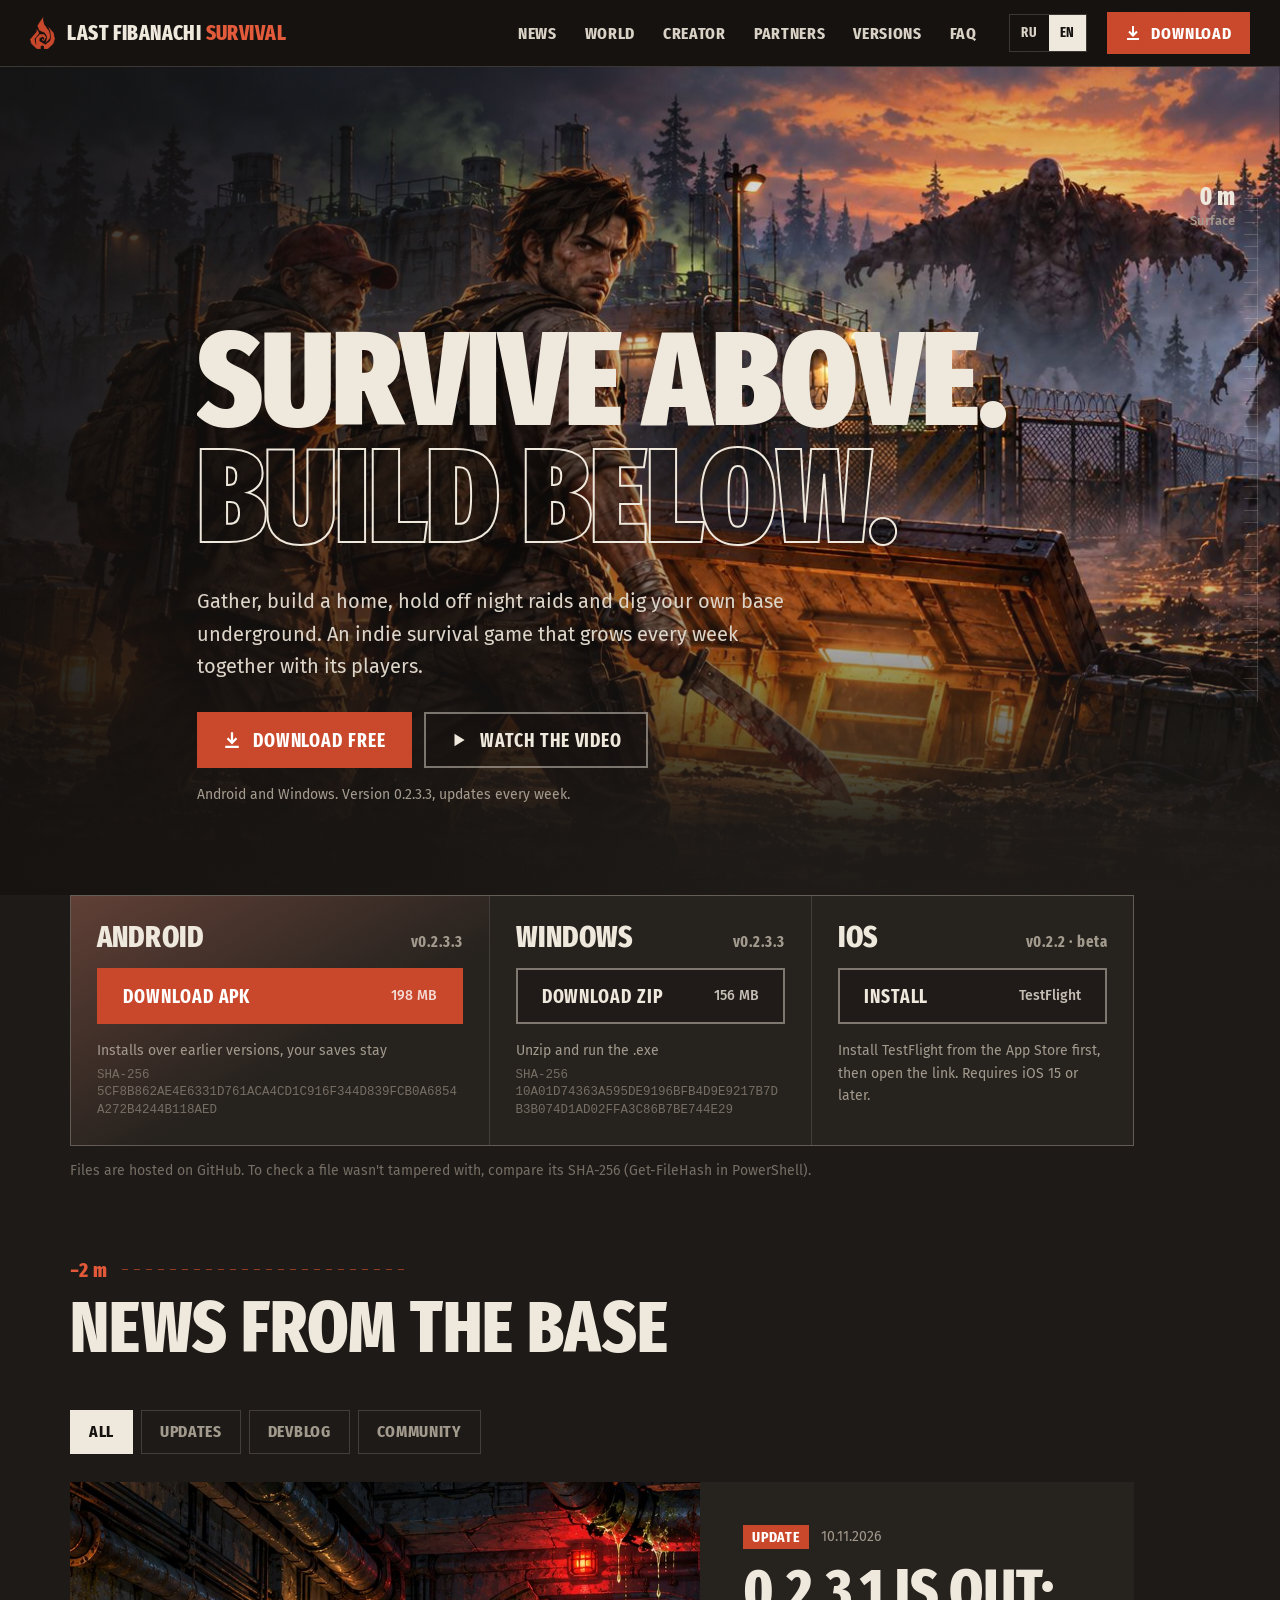
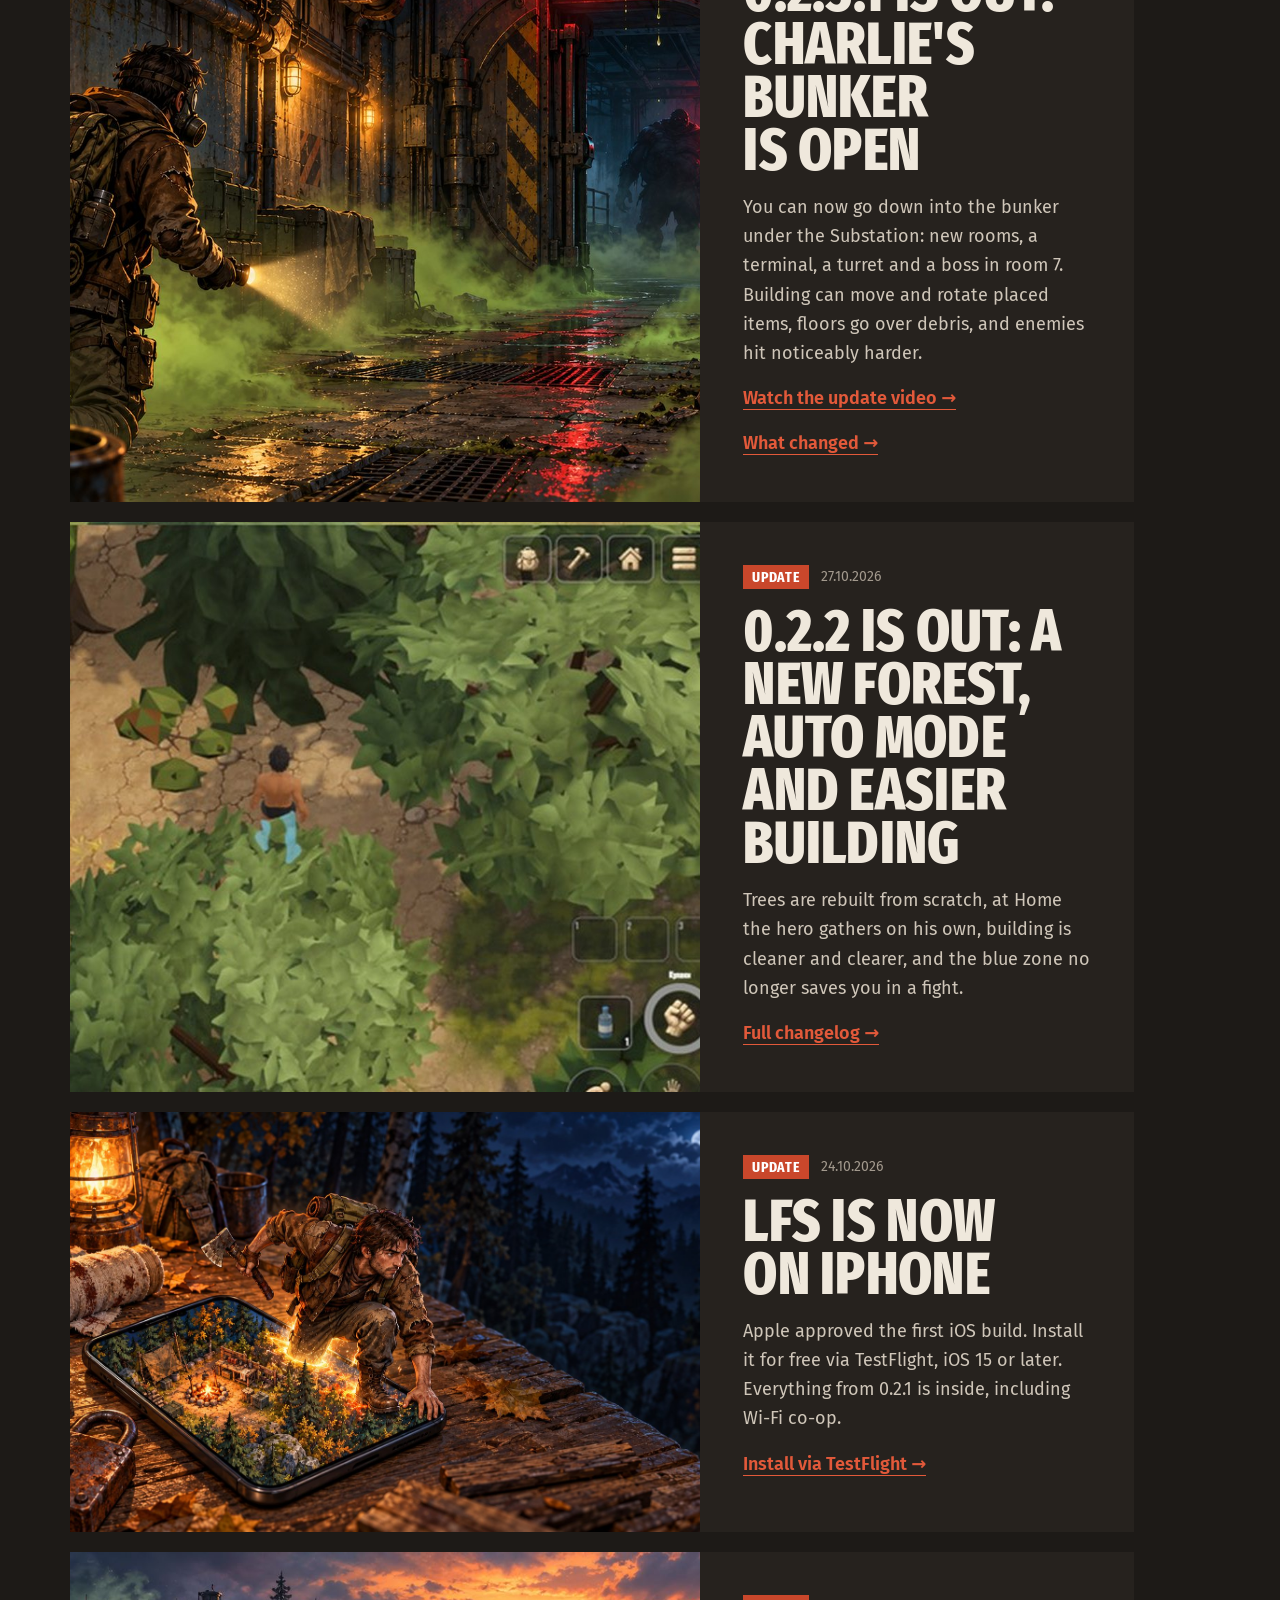
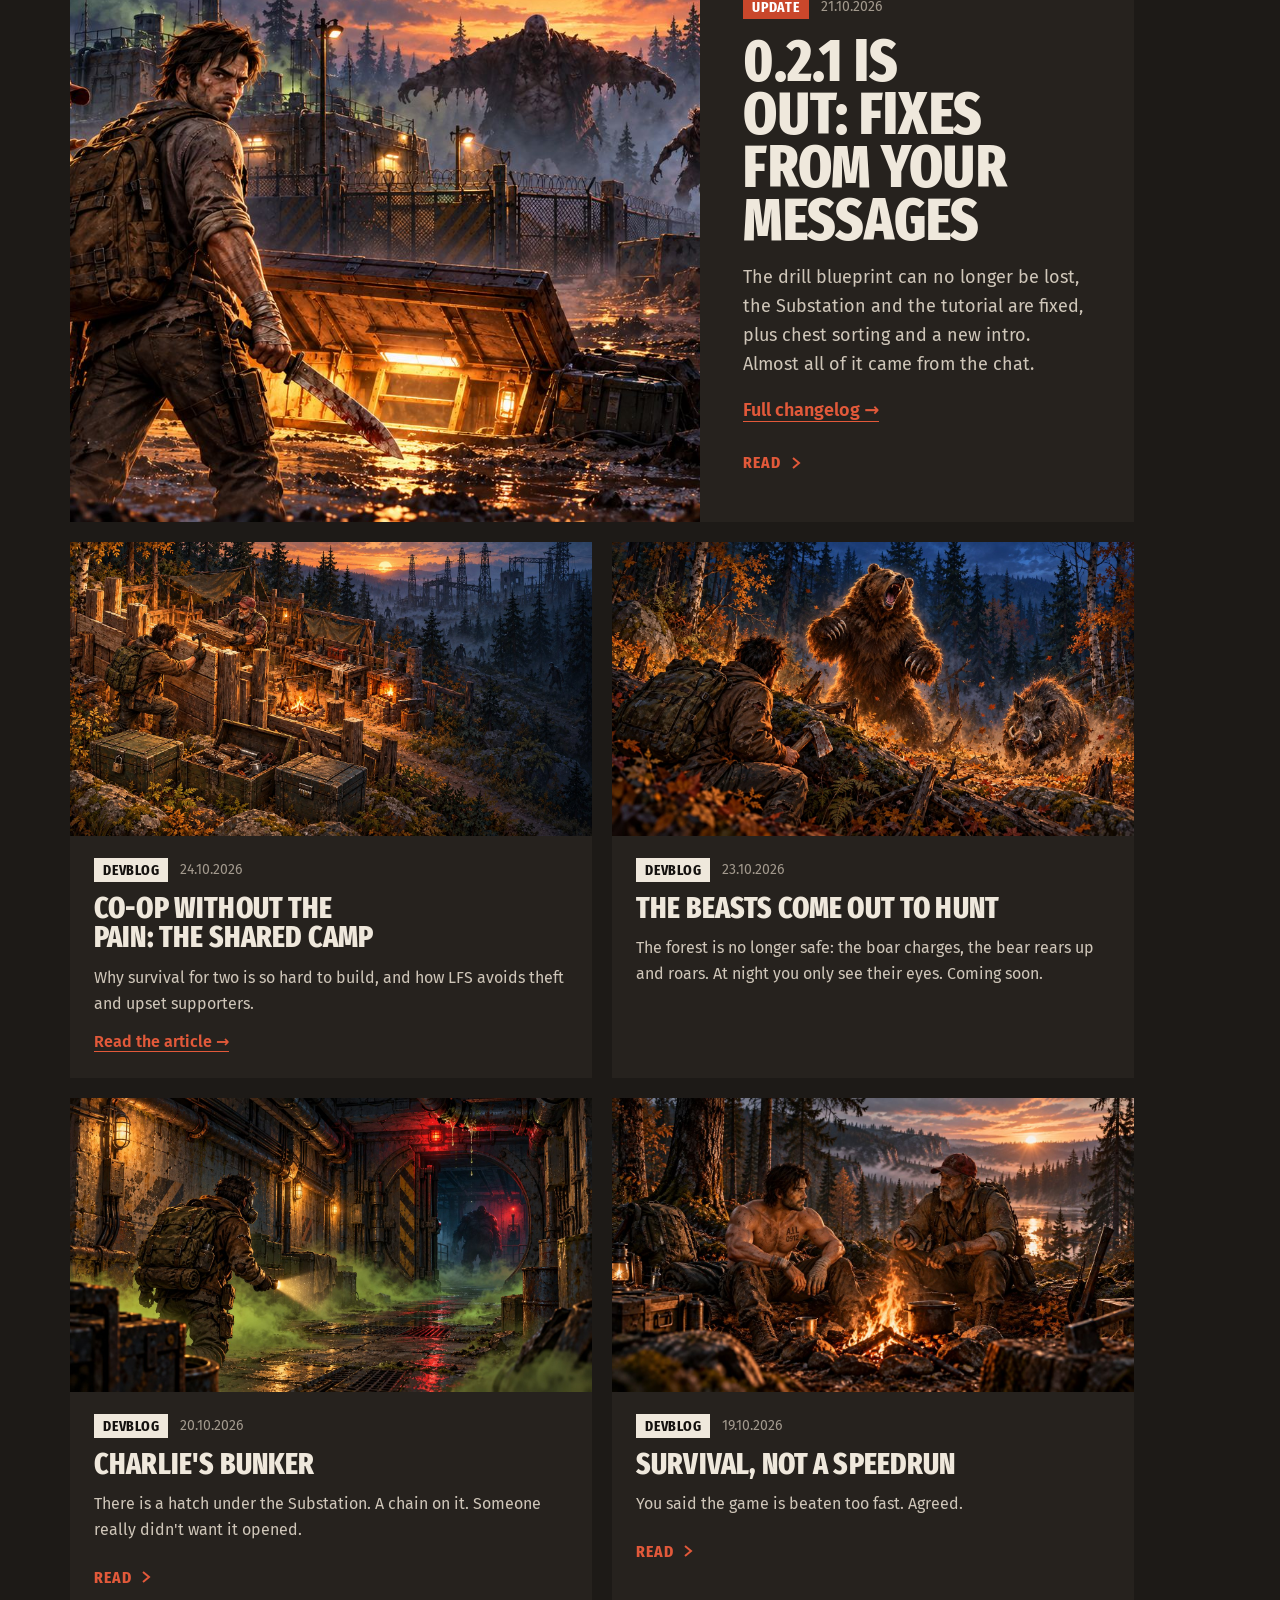
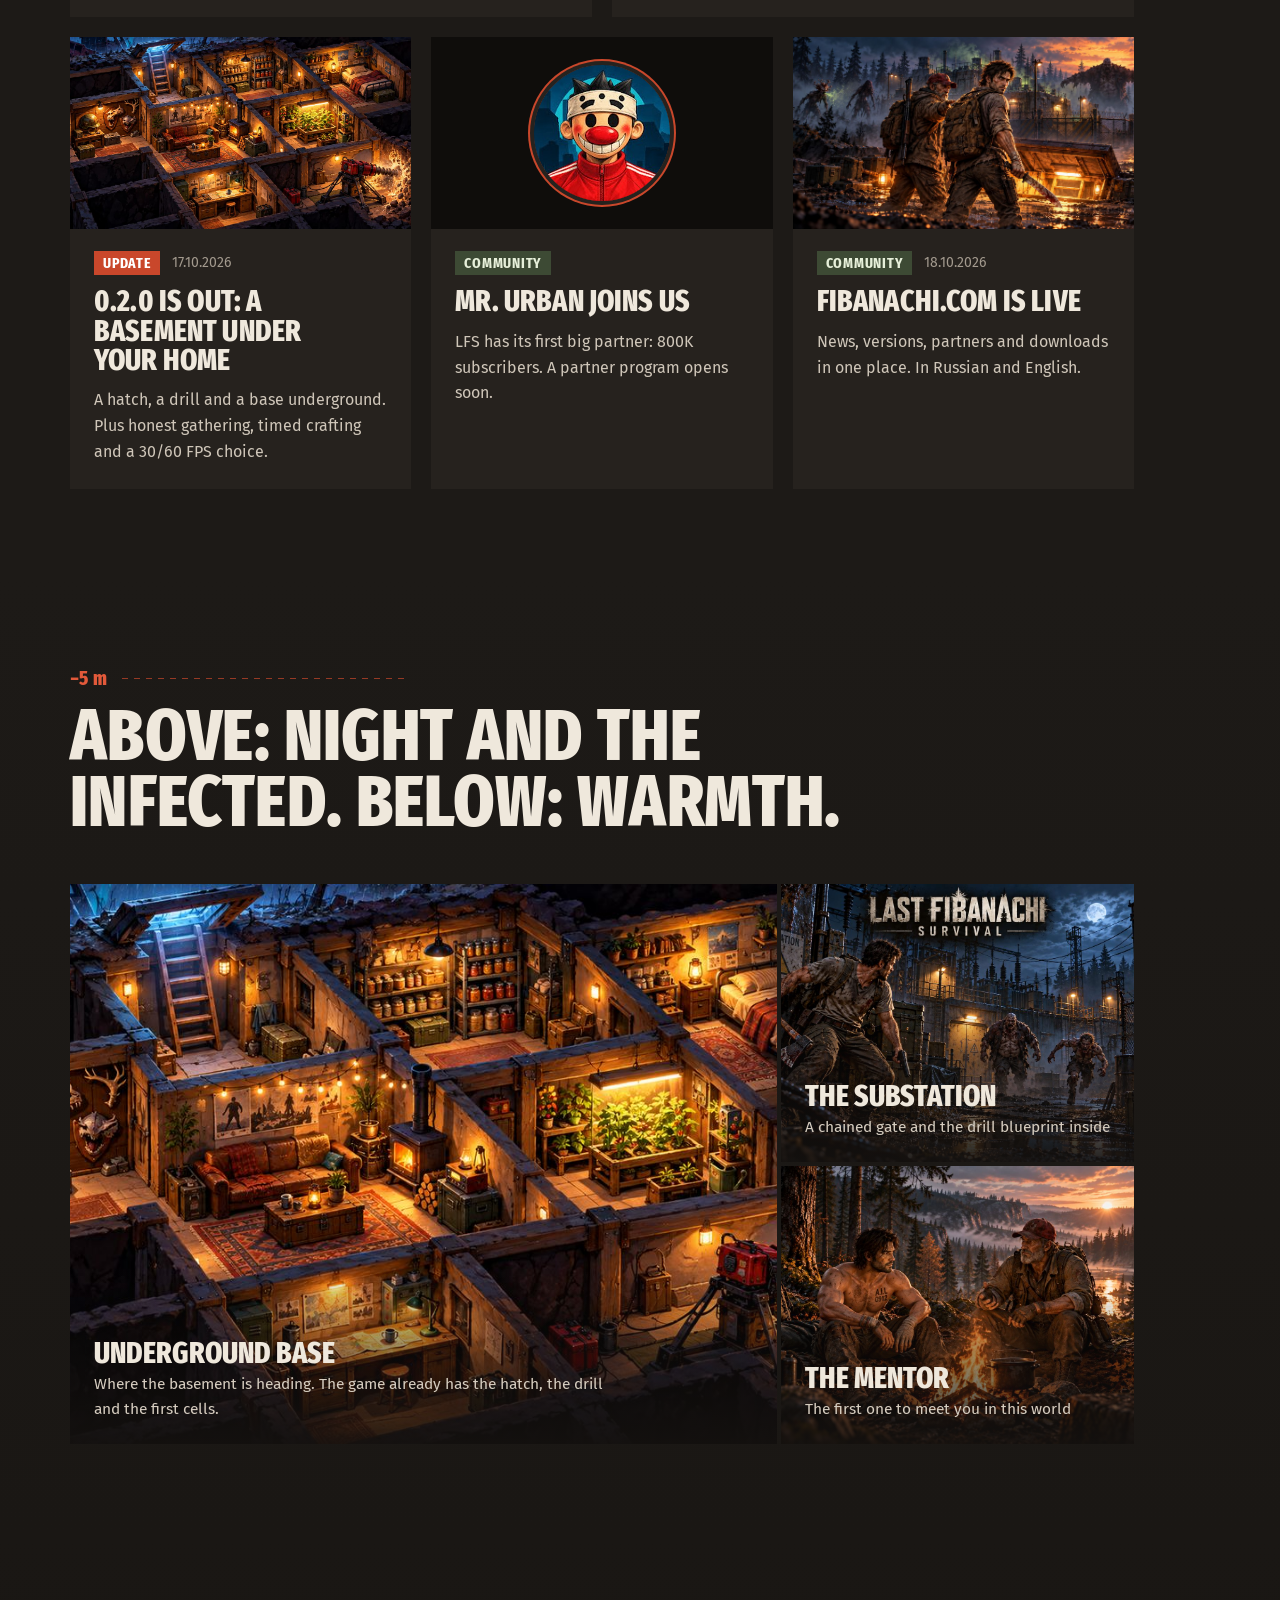
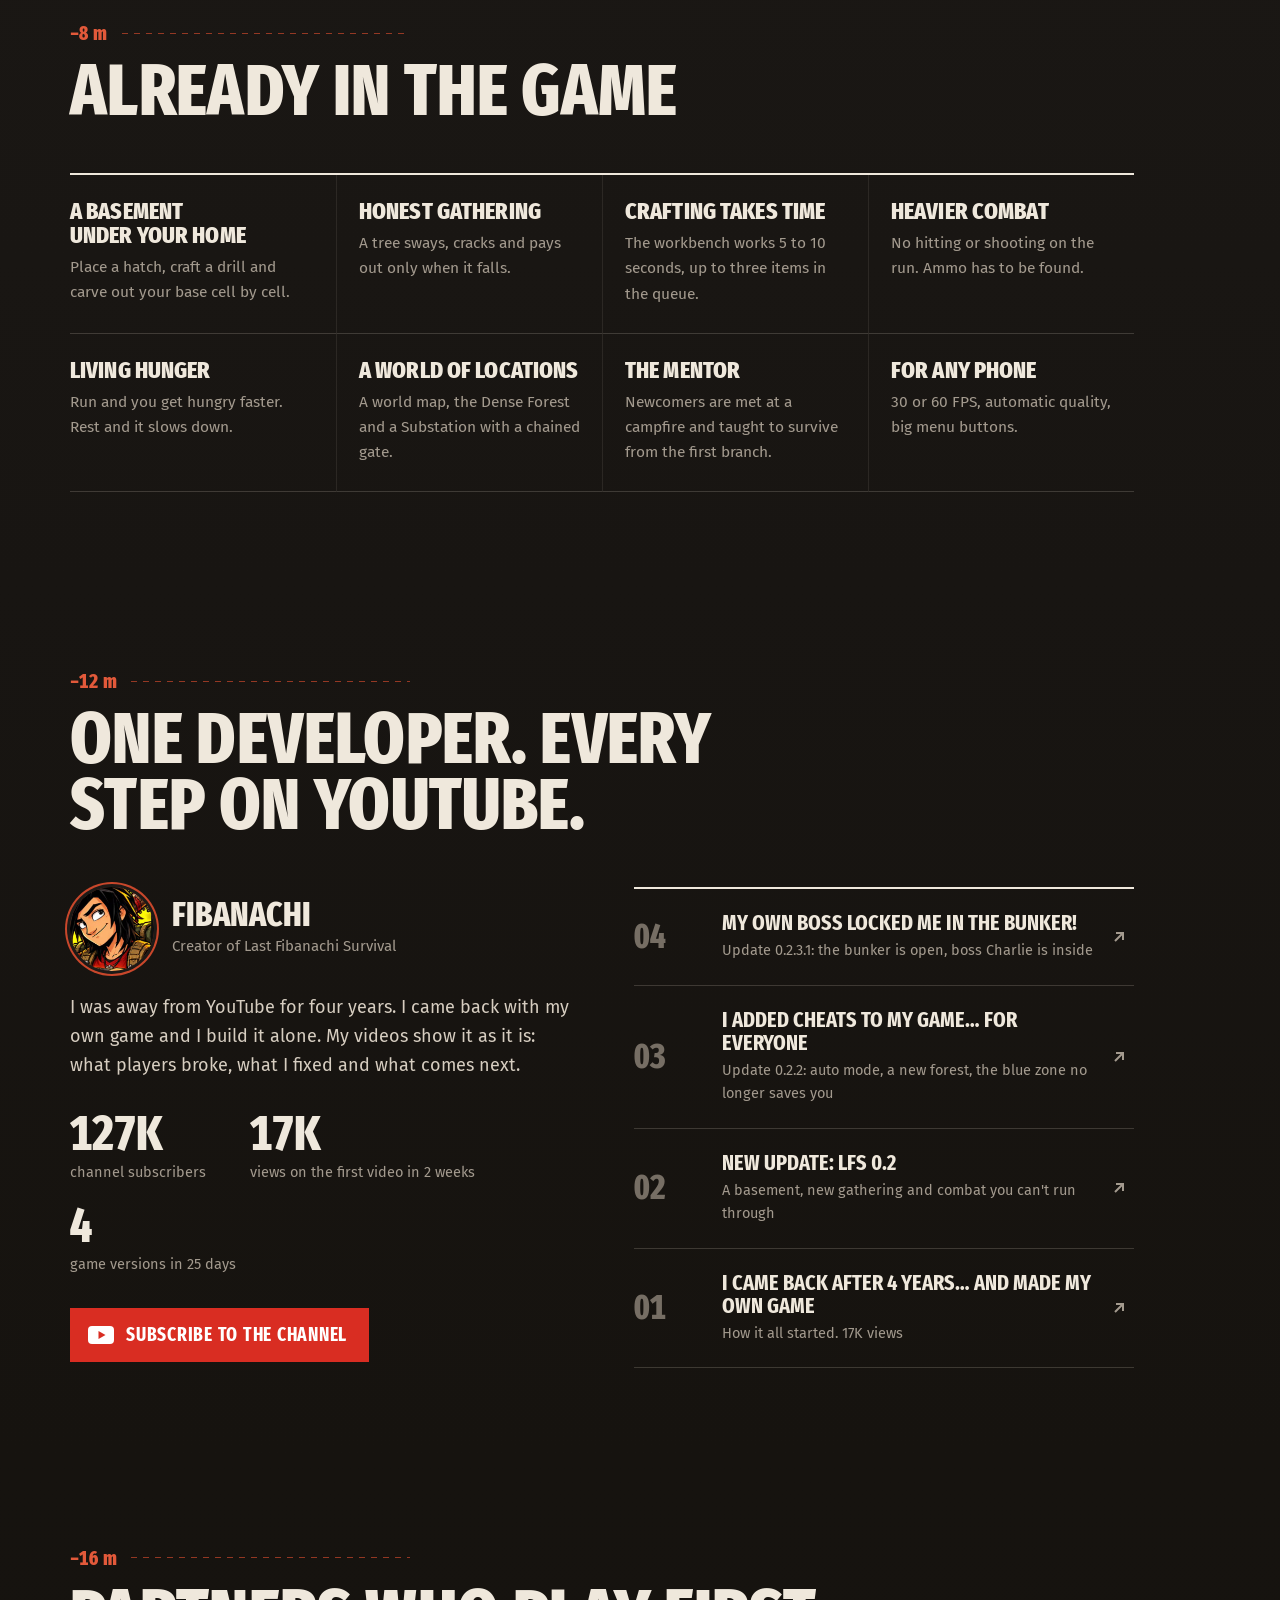
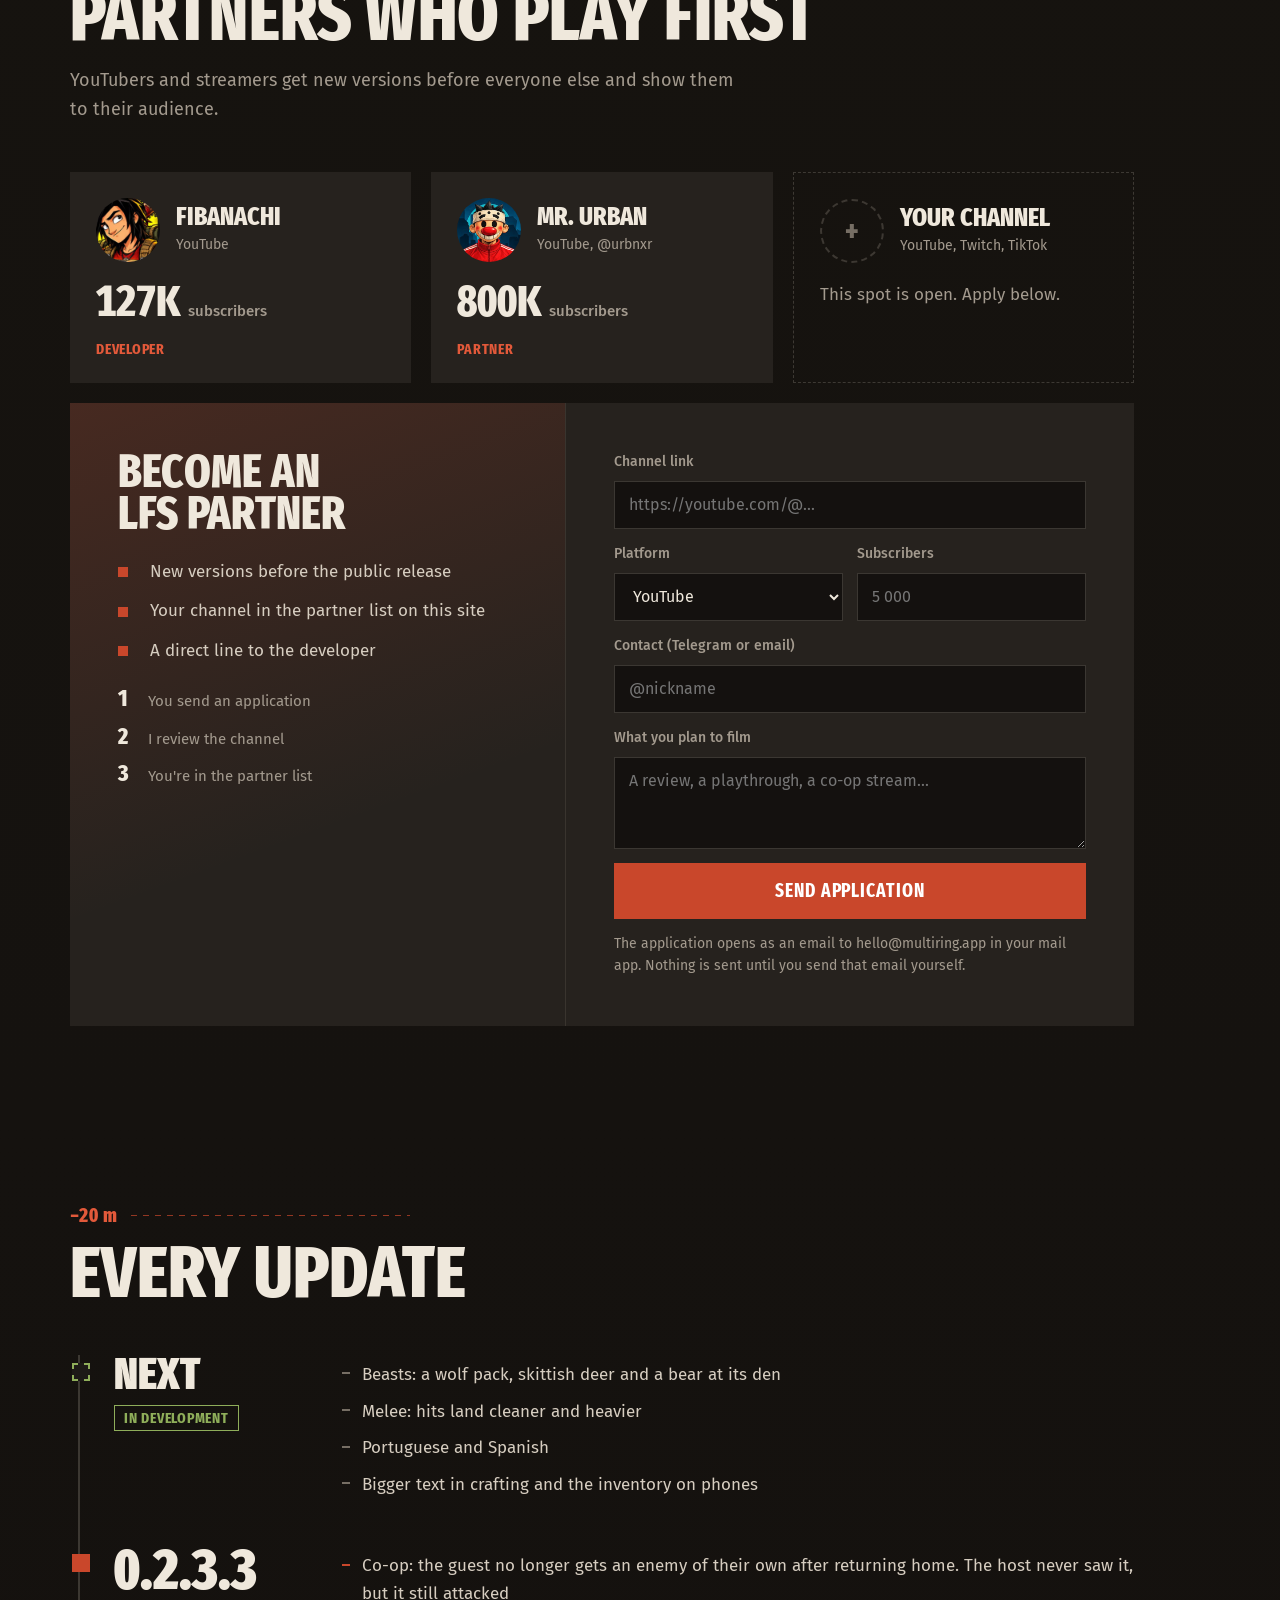
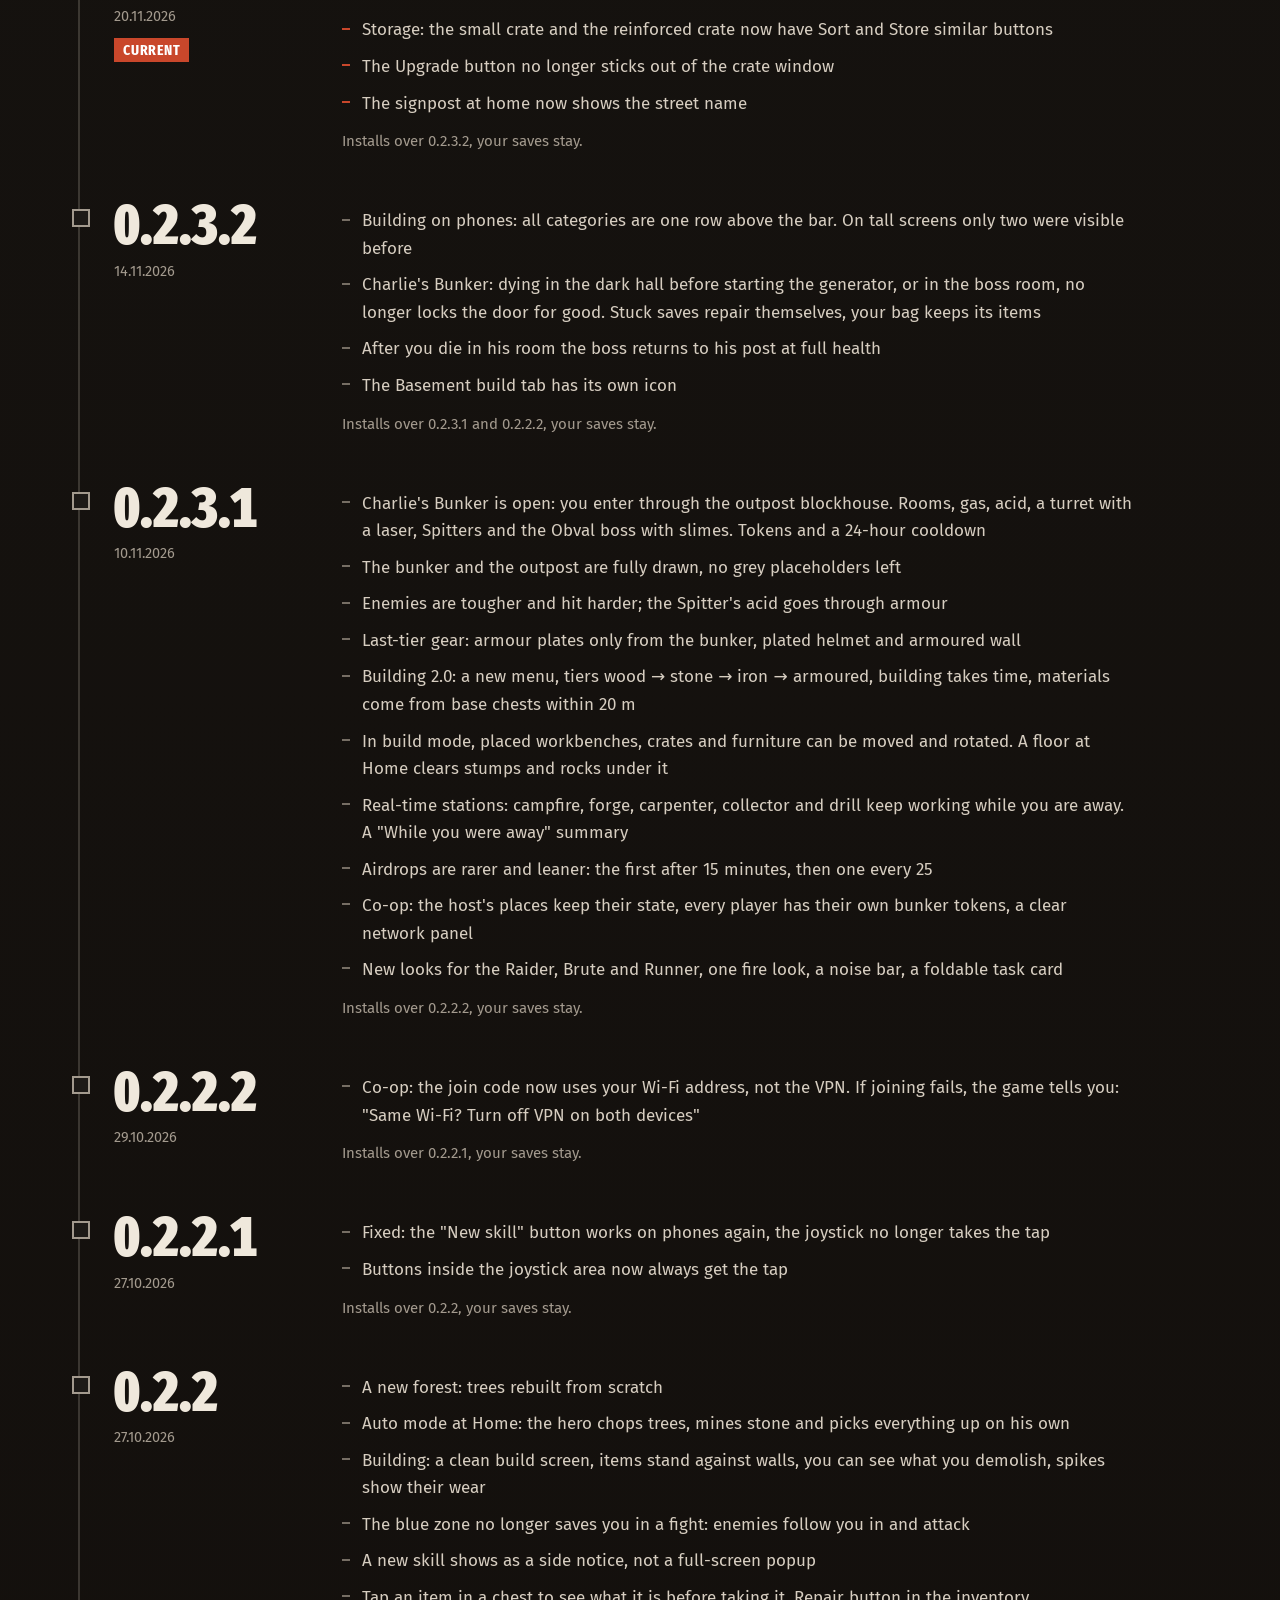
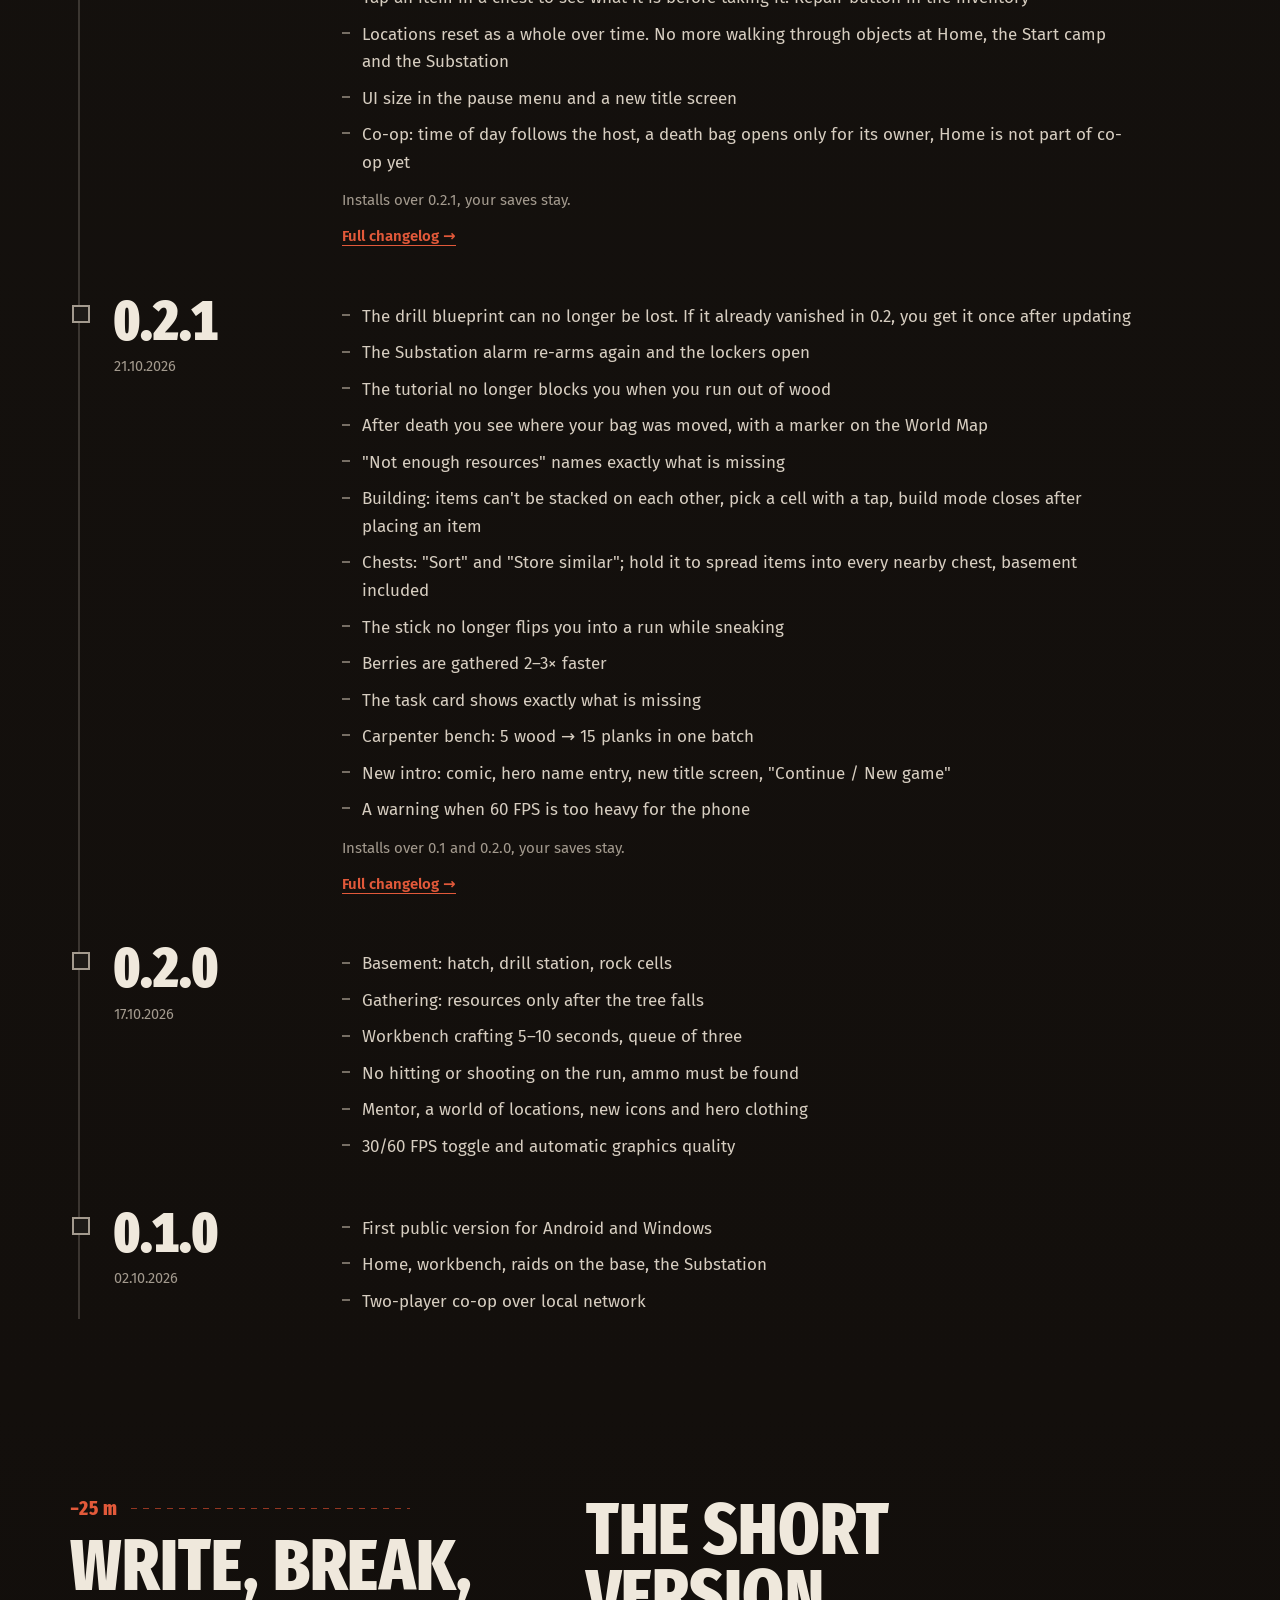
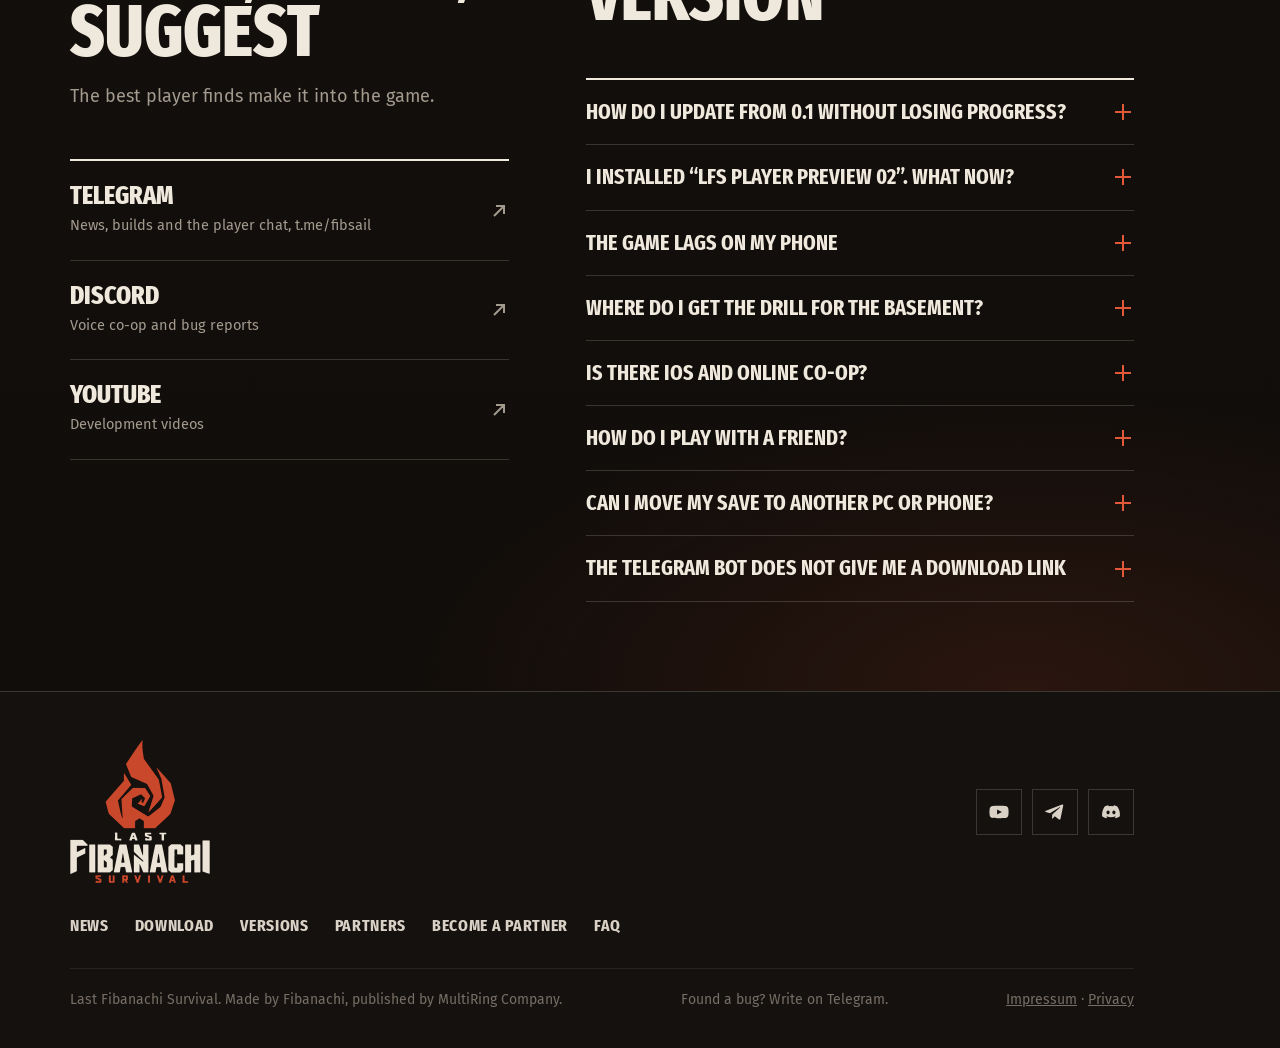
<file: index.html>
<!doctype html>
<html lang="ru">
<head>
<meta charset="utf-8">
<meta name="viewport" content="width=device-width, initial-scale=1, viewport-fit=cover">
<meta name="description" content="Last Fibanachi Survival: инди-выживание для Android и Windows. Новости, скачивание, история версий, партнёры.">
<meta property="og:title" content="Last Fibanachi Survival">
<meta property="og:description" content="Выживи наверху. Строй внизу.">
<meta property="og:image" content="https://fibanachi.com/img/hero.jpg">
<meta name="theme-color" content="#14110f">
<link rel="icon" type="image/png" sizes="32x32" href="favicon-32.png">
<link rel="apple-touch-icon" href="apple-touch-icon.png">
<title>Last Fibanachi Survival</title>
<link rel="preload" href="fonts/fira-sans-extra-condensed-cyrillic-900-normal.woff2" as="font" type="font/woff2" crossorigin>
<link rel="stylesheet" href="fonts/fonts.css">
<style>
/*
  Concept: the descent. The page reads top to bottom like going down from the night surface into the warm basement
  and further to Charlie's bunker. A depth gauge on the right edge tracks how deep you are; the ground colour slowly
  warms and darkens with depth. That gauge is the one bold device; everything else stays quiet, square and heavy,
  like crates and concrete. One accent: oxidised rust red. Bone-white type, concrete greys.
*/
:root{
  --soot:#14110f;
  --concrete:#1d1a17;
  --slab:#26221e;
  --slab-2:#302b26;
  --seam:rgba(236,226,212,.09);
  --seam-2:rgba(236,226,212,.18);
  --bone:#efe8dc;
  --ash:#a39a8e;
  --dust:#766e64;
  --rust:#c9472b;
  --rust-hi:#e2593a;
  --gas:#8fae5a;
  --display:"Fira Sans Extra Condensed","Arial Narrow",sans-serif;
  --body:"Fira Sans","Segoe UI",system-ui,sans-serif;
  color-scheme:dark;
}
*{box-sizing:border-box}
html{background:var(--soot);scroll-behavior:smooth;scroll-padding-top:76px}
body{margin:0;background:var(--concrete);color:var(--bone);font:400 17px/1.62 var(--body);-webkit-font-smoothing:antialiased;overflow-x:hidden}
img{max-width:100%;display:block}
a{color:inherit}
[hidden]{display:none!important}
:focus-visible{outline:2px solid var(--rust-hi);outline-offset:3px}
.wrap{max-width:1180px;margin:0 auto;padding-inline:max(20px,env(safe-area-inset-left,0px)) max(20px,env(safe-area-inset-right,0px))}
@media (min-width:1100px){.wrap{padding-right:96px}}

body::after{content:"";position:fixed;inset:0;pointer-events:none;z-index:60;opacity:.07;mix-blend-mode:overlay;
  background-image:url("data:image/svg+xml;utf8,<svg xmlns='http://www.w3.org/2000/svg' width='180' height='180'><filter id='n'><feTurbulence type='fractalNoise' baseFrequency='.85' numOctaves='2' stitchTiles='stitch'/></filter><rect width='100%' height='100%' filter='url(%23n)'/></svg>")}

h1,h2,h3{font-family:var(--display);font-weight:800;text-transform:uppercase;margin:0;letter-spacing:.005em;text-wrap:balance}
h2{font-size:clamp(40px,5.6vw,76px);line-height:.92}
h3{font-size:26px;line-height:1}
p{margin:0}
.muted{color:var(--ash)}

/* top bar */
.top{position:sticky;top:0;z-index:40;background:rgba(20,17,15,.92);backdrop-filter:blur(10px);-webkit-backdrop-filter:blur(10px);border-bottom:1px solid var(--seam-2)}
.top .wrap{display:flex;align-items:center;gap:20px;min-height:66px}
@media (min-width:1100px){.top .wrap{padding-right:20px;max-width:1260px}}
.brand{display:flex;align-items:center;gap:12px;text-decoration:none;flex:none}
.brand img{width:auto;height:32px}
.brand b{font:800 21px/1 var(--display);text-transform:uppercase;letter-spacing:.02em}
.brand b span{color:var(--rust-hi)}
.menu{display:flex;gap:4px;margin-left:auto}
.menu a{font:600 17px/1 var(--display);text-transform:uppercase;letter-spacing:.04em;text-decoration:none;color:#d9d1c5;padding:10px 12px;position:relative}
.menu a::after{content:"";position:absolute;left:12px;right:12px;bottom:4px;height:2px;background:var(--rust);transform:scaleX(0);transform-origin:left;transition:transform .2s ease}
.menu a:hover{color:#fff}
.menu a:hover::after,.menu a[aria-current="true"]::after{transform:scaleX(1)}
.lang{display:inline-flex;border:1px solid var(--seam-2);flex:none}
.lang button{font:700 14px/1 var(--display);letter-spacing:.06em;color:#d9d1c5;background:transparent;border:0;padding:0 11px;min-height:36px;cursor:pointer}
.lang button[aria-pressed="true"]{background:var(--bone);color:var(--soot)}
.cta{display:inline-flex;align-items:center;gap:10px;min-height:42px;padding:0 18px;background:var(--rust);color:#fff;text-decoration:none;font:700 17px/1 var(--display);text-transform:uppercase;letter-spacing:.05em;flex:none;transition:background .15s ease}
.cta:hover{background:var(--rust-hi)}
.cta svg{width:16px;height:16px}
@media (max-width:900px){.menu{display:none}.lang{margin-left:auto}}
@media (max-width:440px){.top .cta{display:none}.brand b{font-size:18px}}
@media (max-width:360px){.top .wrap{gap:10px}.brand{gap:8px}.brand img{height:26px}.brand b{font-size:15px}.lang button{padding:0 8px}}

/* hero */
.hero{position:relative;min-height:min(92vh,880px);display:grid;align-items:end;overflow:hidden;background:var(--soot);padding:0}
.hero-art{position:absolute;inset:0}
.hero-art img{width:100%;height:100%;object-fit:cover;object-position:56% 34%;animation:wake 2.4s cubic-bezier(.2,.7,.2,1) both}
@keyframes wake{from{transform:scale(1.09);filter:brightness(.25) saturate(.6)}to{transform:scale(1.0);filter:brightness(1) saturate(1)}}
.hero::before{content:"";position:absolute;inset:0;z-index:1;pointer-events:none;
  background:linear-gradient(90deg,rgba(20,17,15,.88) 0%,rgba(20,17,15,.55) 34%,transparent 62%),
             linear-gradient(180deg,rgba(20,17,15,.2) 0%,transparent 30%,transparent 55%,rgba(29,26,23,.96) 92%,var(--concrete) 100%)}
.hero-copy{position:relative;z-index:2;padding-block:120px clamp(48px,7vw,88px)}
.hero h1{font-weight:900;font-size:clamp(58px,10.4vw,156px);line-height:.84;letter-spacing:-.005em}
.hero h1 .l{display:block;overflow:hidden;padding-bottom:.04em}
.hero h1 .l>span{display:block;animation:rise 1s cubic-bezier(.2,.8,.2,1) both}
.hero h1 .l:nth-child(1)>span{animation-delay:.55s}
.hero h1 .l:nth-child(2)>span{animation-delay:.72s}
.hero h1 .below{color:rgba(20,17,15,.35);-webkit-text-stroke:2px var(--bone)}
@keyframes rise{from{transform:translateY(105%)}to{transform:none}}
.hero .lede{max-width:31em;margin-top:26px;font-size:clamp(17px,1.6vw,20px);color:#ddd5c9;animation:fade 1s ease 1.1s both}
@keyframes fade{from{opacity:0}to{opacity:1}}
.hero-actions{display:flex;flex-wrap:wrap;gap:12px;margin-top:30px;animation:fade 1s ease 1.25s both}
.btn{display:inline-flex;align-items:center;gap:12px;min-height:56px;padding:0 24px;text-decoration:none;font:700 19px/1 var(--display);text-transform:uppercase;letter-spacing:.05em;border:2px solid transparent;transition:background .15s ease,border-color .15s ease,color .15s ease}
.btn svg{width:18px;height:18px;flex:none}
.btn small{font:500 14px/1 var(--body);text-transform:none;letter-spacing:0;opacity:.8}
.btn-rust{background:var(--rust);color:#fff}
.btn-rust:hover{background:var(--rust-hi)}
.btn-ghost{border-color:rgba(239,232,220,.45);color:var(--bone);background:rgba(20,17,15,.35)}
.btn-ghost:hover{border-color:var(--bone)}
.hero-note{margin-top:16px;font-size:14px;color:var(--ash);animation:fade 1s ease 1.35s both}
@media (max-width:700px){
  .hero{min-height:auto}
  .hero-art img{object-position:62% 30%}
  .hero::before{background:linear-gradient(180deg,rgba(20,17,15,.35) 0%,rgba(20,17,15,.2) 30%,rgba(20,17,15,.85) 62%,var(--concrete) 100%)}
  .hero-copy{padding-top:300px}
  .hero h1 .below{-webkit-text-stroke-width:1.5px}
}

/* depth gauge */
.gauge{position:fixed;right:22px;top:50%;transform:translateY(-50%);z-index:30;display:none;width:58px;pointer-events:none}
@media (min-width:1100px){.gauge{display:block}}
.g-track{position:relative;height:56vh;margin-left:auto;width:14px;
  background:repeating-linear-gradient(180deg,var(--seam-2) 0 1px,transparent 1px 12px);border-right:1px solid var(--seam-2)}
.g-track::after{content:"";position:absolute;right:-1px;top:0;width:2px;height:var(--p,0%);background:var(--rust);transition:height .25s linear}
.g-read{position:absolute;right:22px;top:calc(var(--p,0%) - 14px);transition:top .25s linear;text-align:right;white-space:nowrap}
.g-read b{display:block;font:800 26px/1 var(--display);color:var(--bone);font-variant-numeric:tabular-nums}
.g-read span{display:block;font:500 13px/1.2 var(--body);color:var(--ash);margin-top:3px}

/* sections */
section{position:relative;padding-block:clamp(60px,7vw,104px)}
.head{display:grid;gap:16px;margin-bottom:clamp(30px,4vw,48px);max-width:46em}
.head p{color:var(--ash);font-size:18px;max-width:38em}
.depth{display:flex;align-items:center;gap:14px;font:800 20px/1 var(--display);color:var(--rust-hi);letter-spacing:.02em;font-variant-numeric:tabular-nums;max-width:340px}
.depth::after{content:"";flex:1;height:1px;background:repeating-linear-gradient(90deg,var(--rust) 0 6px,transparent 6px 12px);opacity:.7}

.dl{padding-block:0 0}
#news{padding-top:clamp(56px,6vw,88px)}
.plats{display:grid;grid-template-columns:1.3fr 1fr 1fr;border:1px solid var(--seam-2);background:var(--seam-2);gap:1px}
.plat{background:var(--slab);padding:26px;display:grid;gap:16px;align-content:start;min-width:0}
.plat.main{background:linear-gradient(150deg,rgba(201,71,43,.22),var(--slab) 60%)}
.plat-h{display:flex;align-items:baseline;justify-content:space-between;gap:12px}
.plat-h h3{font-size:30px}
.plat-h span{font:600 16px/1 var(--display);color:var(--ash);letter-spacing:.03em}
.plat .btn{justify-content:space-between;width:100%}
.plat .facts{font-size:14px;color:var(--ash);display:grid;gap:4px}
.plat .facts code{font:500 12.5px/1.4 ui-monospace,Consolas,monospace;color:var(--dust);overflow-wrap:anywhere}
.btn[aria-disabled="true"]{opacity:.42;pointer-events:none}
.dl-note{margin-top:14px;font-size:14px;color:var(--dust)}
@media (max-width:900px){.plats{grid-template-columns:1fr}}

/* news */
.filters{display:flex;flex-wrap:wrap;gap:8px;margin-bottom:28px}
.filters button{font:700 17px/1 var(--display);text-transform:uppercase;letter-spacing:.04em;color:var(--ash);background:transparent;border:1px solid var(--seam-2);padding:0 18px;min-height:44px;cursor:pointer;transition:color .15s ease,border-color .15s ease,background .15s ease}
.filters button:hover{color:var(--bone);border-color:var(--ash)}
.filters button[aria-pressed="true"]{color:var(--soot);background:var(--bone);border-color:var(--bone)}
.posts{display:grid;grid-template-columns:repeat(6,minmax(0,1fr));gap:20px}
.post{grid-column:span 2;background:var(--slab);display:flex;flex-direction:column;min-width:0;position:relative}
.post::before{content:"";position:absolute;left:0;top:0;bottom:0;width:3px;background:var(--rust);transform:scaleY(0);transform-origin:top;transition:transform .25s ease;z-index:2}
.post:hover::before,.post:focus-within::before{transform:scaleY(1)}
.post .ph{position:relative;aspect-ratio:16/9;overflow:hidden;background:#0f0d0b}
.post .ph img{width:100%;height:100%;object-fit:cover;transition:transform .7s cubic-bezier(.2,.7,.2,1)}
.post:hover .ph img{transform:scale(1.045)}
.post .bd{padding:22px 24px 24px;display:grid;gap:12px;align-content:start;flex:1}
.meta{display:flex;flex-wrap:wrap;align-items:center;gap:12px;font-size:14px;color:var(--ash)}
.kind{font:700 15px/1 var(--display);text-transform:uppercase;letter-spacing:.05em;padding:5px 9px 4px;background:var(--rust);color:#fff}
.kind.k-dev{background:var(--bone);color:var(--soot)}
.kind.k-com{background:#3d4a34;color:#e6efd9}
.post h3{font-size:30px;line-height:.98}
.post p{color:#cfc6b9;font-size:16px}
.post details{margin-top:auto;padding-top:6px}
.post summary{display:inline-flex;align-items:center;gap:8px;cursor:pointer;list-style:none;font:700 17px/1 var(--display);text-transform:uppercase;letter-spacing:.05em;color:var(--rust-hi);min-height:32px}
.post summary::-webkit-details-marker{display:none}
.post summary svg{width:14px;height:14px;transition:transform .2s ease}
.post details[open] summary svg{transform:rotate(90deg)}
.post details[open] .open-t{display:none}
.post details:not([open]) .close-t{display:none}
.post .more{display:grid;gap:12px;margin-top:12px;color:#cfc6b9;font-size:16px}
.post .more ul{margin:0;padding-left:18px;display:grid;gap:6px}
.post.lead{grid-column:span 6;display:grid;grid-template-columns:minmax(0,1.45fr) minmax(0,1fr)}
.post.lead .ph{aspect-ratio:auto;min-height:420px}
.post.lead .bd{padding:clamp(26px,3.4vw,44px);gap:16px}
.post.lead h3{font-size:clamp(40px,4.6vw,64px);line-height:.9}
.post.lead p{font-size:18px}
.post.half{grid-column:span 3}
.ava-ph{display:grid;place-items:center;background:radial-gradient(circle at 50% 42%,#3b2a22,#14110f 72%)}
.ava-ph img{width:40%!important;height:auto!important;aspect-ratio:1;border-radius:50%;box-shadow:0 0 0 4px var(--slab),0 0 0 6px var(--rust)}
.post:hover .ava-ph img{transform:none}
@media (max-width:980px){.posts{grid-template-columns:repeat(2,minmax(0,1fr))}.post,.post.half{grid-column:span 1}.post.lead{grid-column:span 2;grid-template-columns:1fr}.post.lead .ph{min-height:0;aspect-ratio:16/9}}
@media (max-width:640px){.posts{grid-template-columns:1fr}.post,.post.half,.post.lead{grid-column:auto}}

/* world */
.world{background:linear-gradient(180deg,var(--concrete),#1a1714)}
.pano{display:grid;grid-template-columns:2fr 1fr;grid-template-rows:auto auto;gap:4px}
.pano figure{margin:0;position:relative;overflow:hidden;background:#0f0d0b;min-height:260px}
.pano figure:first-child{grid-row:span 2;min-height:560px}
.pano img{width:100%;height:100%;object-fit:cover;position:absolute;inset:0}
.pano figcaption{position:absolute;left:0;right:0;bottom:0;padding:70px 24px 22px;background:linear-gradient(transparent,rgba(20,17,15,.94));display:grid;gap:4px}
.pano figcaption b{font:800 30px/1 var(--display);text-transform:uppercase}
.pano figcaption span{color:#d6cdc0;font-size:15.5px;max-width:34em}
@media (max-width:800px){.pano{grid-template-columns:1fr}.pano figure,.pano figure:first-child{grid-row:auto;min-height:0;aspect-ratio:16/10}}

/* in the game: crate manifest */
.below-s{background:linear-gradient(180deg,#1a1714,#181512)}
.manifest{display:grid;grid-template-columns:repeat(4,minmax(0,1fr));border-top:2px solid var(--bone)}
.item{padding:24px 22px 26px 0;border-bottom:1px solid var(--seam-2);display:grid;gap:8px;align-content:start;min-width:0}
.item+.item{padding-left:22px;border-left:1px solid var(--seam)}
.item:nth-child(4n+1){padding-left:0;border-left:0}
.item h3{font-size:24px}
.item p{color:var(--ash);font-size:15.5px}
@media (max-width:980px){.manifest{grid-template-columns:repeat(2,minmax(0,1fr))}.item:nth-child(4n+1){padding-left:22px;border-left:1px solid var(--seam)}.item:nth-child(2n+1){padding-left:0;border-left:0}}
@media (max-width:560px){.manifest{grid-template-columns:1fr}.item,.item+.item,.item:nth-child(4n+1){padding-left:0;border-left:0}}

/* developer */
.dev-s{background:linear-gradient(180deg,#181512,#16130f)}
.dev{display:grid;grid-template-columns:minmax(0,1fr) minmax(0,1fr);gap:clamp(28px,5vw,72px);align-items:start}
.who{display:flex;align-items:center;gap:18px;margin-bottom:22px}
.who img{width:84px;height:84px;border-radius:50%;object-fit:cover;box-shadow:0 0 0 3px var(--concrete),0 0 0 5px var(--rust)}
.who b{display:block;font:800 34px/1 var(--display);text-transform:uppercase}
.who span{color:var(--ash);font-size:15px}
.dev-l>p{color:#d6cdc0;font-size:18px;max-width:34em}
.stats{display:flex;flex-wrap:wrap;gap:16px 44px;margin:30px 0}
.stat b{display:block;font:800 48px/1 var(--display);font-variant-numeric:tabular-nums}
.stat span{color:var(--ash);font-size:14.5px}
.yt{display:inline-flex;align-items:center;gap:12px;min-height:54px;padding:0 22px 0 18px;background:#d92d22;color:#fff;text-decoration:none;font:700 19px/1 var(--display);text-transform:uppercase;letter-spacing:.04em}
.yt:hover{background:#ec3a2e}
.yt svg{width:26px;height:18px}
.eps{border-top:2px solid var(--bone)}
.ep{display:grid;grid-template-columns:72px 1fr 24px;gap:16px;align-items:center;padding:22px 0;border-bottom:1px solid var(--seam-2);text-decoration:none}
.ep-n{font:800 34px/1 var(--display);color:var(--dust);font-variant-numeric:tabular-nums}
a.ep:hover .ep-n{color:var(--rust-hi)}
.ep b{display:block;font:700 22px/1.05 var(--display);text-transform:uppercase}
.ep small{display:block;color:var(--ash);font-size:14.5px;margin-top:5px}
.ep svg{width:18px;height:18px;color:var(--ash)}
.ep.next b{color:var(--ash)}
@media (max-width:860px){.dev{grid-template-columns:1fr}}

/* partners */
.part-s{background:linear-gradient(180deg,#16130f,#15120f)}
.partners{display:grid;grid-template-columns:repeat(3,minmax(0,1fr));gap:20px}
.pt{display:grid;gap:18px;align-content:start;padding:26px;background:var(--slab);text-decoration:none;min-width:0;position:relative}
.pt::after{content:"";position:absolute;inset:0;border:1px solid transparent;transition:border-color .2s ease;pointer-events:none}
a.pt:hover::after{border-color:var(--rust)}
.pt-top{display:flex;align-items:center;gap:16px}
.pt-top img,.pt-top .slot-ava{width:64px;height:64px;border-radius:50%;object-fit:cover;flex:none}
.slot-ava{display:grid;place-items:center;border:2px dashed var(--seam-2);font:800 30px/1 var(--display);color:var(--dust)}
.pt b{display:block;font:800 26px/1 var(--display);text-transform:uppercase}
.pt small{display:block;color:var(--ash);font-size:14px;margin-top:4px}
.pt .subs{font:800 44px/1 var(--display);font-variant-numeric:tabular-nums}
.pt .subs span{font:500 15px/1 var(--body);color:var(--ash);margin-left:8px}
.pt .role{font:700 15px/1 var(--display);text-transform:uppercase;letter-spacing:.05em;color:var(--rust-hi)}
.pt.slot{background:transparent;border:1px dashed var(--seam-2)}
@media (max-width:900px){.partners{grid-template-columns:1fr}}

.join{margin-top:20px;display:grid;grid-template-columns:minmax(0,1fr) minmax(0,1.15fr);background:var(--slab)}
.join-l{padding:clamp(26px,4vw,48px);display:grid;gap:22px;align-content:start;background:linear-gradient(160deg,rgba(201,71,43,.2),transparent 65%)}
.join-l h3{font-size:clamp(34px,3.6vw,48px);line-height:.92}
.perks{list-style:none;margin:0;padding:0;display:grid;gap:12px;color:#d6cdc0}
.perks li{display:grid;grid-template-columns:20px 1fr;gap:12px}
.perks li::before{content:"";width:10px;height:10px;margin-top:.55em;background:var(--rust)}
.steps{display:grid;gap:10px;counter-reset:s;margin:0;padding:0;list-style:none}
.steps li{counter-increment:s;display:flex;gap:14px;align-items:baseline;color:var(--ash);font-size:15px}
.steps li::before{content:counter(s);font:800 24px/1 var(--display);color:var(--bone);min-width:16px}
.join form{padding:clamp(26px,4vw,48px);display:grid;gap:14px;border-left:1px solid var(--seam);min-width:0}
.field{display:grid;gap:7px}
.field label{font-size:14px;color:var(--ash);font-weight:500}
.field input,.field select,.field textarea{font:400 16px/1.4 var(--body);color:var(--bone);background:var(--soot);border:1px solid var(--seam-2);border-radius:0;padding:12px 14px;min-height:48px;width:100%}
.field textarea{min-height:92px;resize:vertical}
.field input:focus,.field select:focus,.field textarea:focus{outline:none;border-color:var(--rust-hi)}
.row2{display:grid;grid-template-columns:1fr 1fr;gap:14px}
.submit{min-height:56px;border:0;background:var(--rust);color:#fff;font:700 19px/1 var(--display);text-transform:uppercase;letter-spacing:.05em;cursor:pointer}
.submit:hover{background:var(--rust-hi)}
.form-msg{font-size:14px;color:var(--ash)}
.form-msg.ok{color:#b9d68f}
@media (max-width:900px){.join{grid-template-columns:1fr}.join form{border-left:0;border-top:1px solid var(--seam)}}
@media (max-width:480px){.row2{grid-template-columns:1fr}}

/* versions timeline */
.ver-s{background:linear-gradient(180deg,#15120f,#130f0c)}
.tl{position:relative;margin-left:8px;border-left:2px solid var(--seam-2)}
.v{position:relative;display:grid;grid-template-columns:200px minmax(0,1fr);gap:28px;padding:0 0 48px 34px}
.v:last-child{padding-bottom:4px}
.v::before{content:"";position:absolute;left:-8px;top:8px;width:14px;height:14px;background:var(--concrete);border:2px solid var(--ash)}
.v.now::before{background:var(--rust);border-color:var(--rust)}
.v.next::before{border-style:dashed;border-color:var(--gas)}
.v-num{font:900 56px/.9 var(--display);font-variant-numeric:tabular-nums}
.v-num.word{font-size:44px;text-transform:uppercase}
.v-date{color:var(--ash);font-size:14.5px;margin-top:8px}
.v-tag{display:inline-block;margin-top:10px;font:700 15px/1 var(--display);text-transform:uppercase;letter-spacing:.05em;padding:5px 9px 4px;background:var(--rust);color:#fff}
.v.next .v-tag{background:transparent;color:var(--gas);border:1px solid var(--gas)}
.v ul{margin:6px 0 0;padding:0;list-style:none;display:grid;gap:9px;color:#d6cdc0}
.v li{position:relative;padding-left:20px}
.v li::before{content:"";position:absolute;left:0;top:.66em;width:8px;height:2px;background:var(--dust)}
.v.now li::before{background:var(--rust)}
.cl-link{color:var(--rust-hi);font-weight:600;text-decoration:none;border-bottom:1px solid currentColor}.cl-link:hover{color:var(--bone)}
.v-note{margin-top:12px;color:var(--ash);font-size:15px}
@media (max-width:700px){.v{grid-template-columns:1fr;gap:12px;padding-left:24px}}

/* bunker floor */
.deep{background:radial-gradient(900px 420px at 80% 100%,rgba(201,71,43,.14),transparent 70%),linear-gradient(180deg,#130f0c,#100d0a)}
.duo{display:grid;grid-template-columns:minmax(0,1fr) minmax(0,1.25fr);gap:clamp(36px,6vw,88px)}
.links{display:grid;border-top:2px solid var(--bone)}
.lk{display:flex;align-items:center;justify-content:space-between;gap:16px;padding:22px 0;border-bottom:1px solid var(--seam-2);text-decoration:none}
.lk b{display:block;font:800 26px/1 var(--display);text-transform:uppercase}
.lk small{display:block;color:var(--ash);font-size:14.5px;margin-top:5px}
.lk svg{width:20px;height:20px;flex:none;color:var(--ash);transition:transform .2s ease,color .2s ease}
.lk:hover svg{transform:translate(3px,-3px);color:var(--rust-hi)}
.faq details{border-bottom:1px solid var(--seam-2)}
.faq details:first-of-type{border-top:2px solid var(--bone)}
.faq summary{display:flex;justify-content:space-between;align-items:center;gap:18px;padding:20px 0;cursor:pointer;list-style:none;font:700 22px/1.1 var(--display);text-transform:uppercase}
.faq summary::-webkit-details-marker{display:none}
.faq summary i{flex:none;width:22px;height:22px;position:relative}
.faq summary i::before,.faq summary i::after{content:"";position:absolute;left:3px;right:3px;top:10px;height:2px;background:var(--rust-hi);transition:transform .2s ease}
.faq summary i::after{transform:rotate(90deg)}
.faq details[open] summary i::after{transform:rotate(0)}
.faq details p{padding:0 0 22px;color:#d6cdc0;max-width:62ch}
@media (max-width:860px){.duo{grid-template-columns:1fr}}

footer{background:var(--soot);border-top:1px solid var(--seam-2)}
.foot{display:grid;gap:28px;padding-block:48px calc(36px + env(safe-area-inset-bottom,0px))}
.foot-logo img{width:140px;height:auto}
.foot-top{display:flex;flex-wrap:wrap;align-items:center;justify-content:space-between;gap:20px}
.foot nav{display:flex;flex-wrap:wrap;gap:6px 26px}
.foot nav a{font:600 17px/1 var(--display);text-transform:uppercase;letter-spacing:.04em;text-decoration:none;color:#d9d1c5;padding:6px 0}
.foot nav a:hover{color:var(--rust-hi)}
.social{display:flex;gap:10px}
.social a{display:grid;place-items:center;width:46px;height:46px;border:1px solid var(--seam-2);color:#d9d1c5;transition:border-color .15s ease,color .15s ease}
.social a:hover{border-color:var(--rust);color:#fff}
.social svg{width:20px;height:20px}
.foot-b{display:flex;flex-wrap:wrap;justify-content:space-between;gap:10px;color:var(--dust);font-size:14px;border-top:1px solid var(--seam);padding-top:20px}

@media (prefers-reduced-motion:reduce){*,*::before,*::after{animation:none!important;transition:none!important}html{scroll-behavior:auto}}
</style>
</head>
<body>

<header class="top">
  <div class="wrap">
    <a class="brand" href="#top" aria-label="Last Fibanachi Survival">
      <img src="img/flame.png" alt="" width="25" height="32">
      <b>Last Fibanachi <span>Survival</span></b>
    </a>
    <nav class="menu" aria-label="Menu">
      <a href="#news" data-i18n="nav_news">Новости</a>
      <a href="#world" data-i18n="nav_world">Мир</a>
      <a href="#dev" data-i18n="nav_dev">Автор</a>
      <a href="#partners" data-i18n="nav_partners">Партнёры</a>
      <a href="#versions" data-i18n="nav_ver">Версии</a>
      <a href="#faq" data-i18n="nav_faq">Вопросы</a>
    </nav>
    <div class="lang" role="group" aria-label="Language">
      <button type="button" data-lang="ru" aria-pressed="true">RU</button>
      <button type="button" data-lang="en" aria-pressed="false">EN</button>
    </div>
    <a class="cta" href="#download"><svg viewBox="0 0 16 16" aria-hidden="true"><path d="M8 1v9M4 6.5 8 10.5l4-4M2 14h12" fill="none" stroke="currentColor" stroke-width="2"/></svg><span data-i18n="cta_dl">Скачать</span></a>
  </div>
</header>

<aside class="gauge" aria-hidden="true"><div class="g-track" id="gtrack"><div class="g-read"><b id="gnum">0 м</b><span id="gname">Поверхность</span></div></div></aside>

<main id="top">
  <section class="hero" data-depth="0" data-dname="d_surface">
    <div class="hero-art"><img src="img/hero.jpg" alt="Выживший открывает светящийся люк, рядом наставник, позади Подстанция и заражённые" data-i18n-alt="alt_hero" fetchpriority="high"></div>
    <div class="wrap hero-copy">
      <h1><span class="l"><span data-i18n="h1_a">Выживи наверху.</span></span><span class="l"><span class="below" data-i18n="h1_b">Строй внизу.</span></span></h1>
      <p class="lede" data-i18n="lede">Добывай, строй дом, отбивай ночные рейды и копай свою базу под землёй. Инди-выживание, которое растёт каждую неделю вместе с игроками.</p>
      <div class="hero-actions">
        <a class="btn btn-rust" href="#download"><svg viewBox="0 0 16 16" aria-hidden="true"><path d="M8 1v9M4 6.5 8 10.5l4-4M2 14h12" fill="none" stroke="currentColor" stroke-width="2"/></svg><span data-i18n="hero_dl">Скачать бесплатно</span></a>
        <a class="btn btn-ghost" href="https://www.youtube.com/watch?v=U5i69R2YIqs" target="_blank" rel="noopener"><svg viewBox="0 0 16 16" aria-hidden="true"><path d="M4 2.5v11l9-5.5z" fill="currentColor"/></svg><span data-i18n="watch">Смотреть ролик</span></a>
      </div>
      <p class="hero-note" data-i18n="hero_note">Android и Windows. Версия 0.2.3.3, обновления каждую неделю.</p>
    </div>
  </section>

  <section class="dl" id="download" data-depth="1" data-dname="d_hatch">
    <div class="wrap">
      <div class="plats">
        <div class="plat main">
          <div class="plat-h"><h3>Android</h3><span>v0.2.3.3</span></div>
          <a class="btn btn-rust" href="https://github.com/multiringcompany-sketch/fibanachi-site/releases/latest/download/LastFibanachiSurvival_Android.apk" download><span data-i18n="dl_apk">Скачать APK</span><small>198 MB</small></a>
          <div class="facts"><span data-i18n="apk_note">Ставится поверх прежних версий, сохранения остаются</span><code>SHA-256 5CF8B862AE4E6331D761ACA4CD1C916F344D839FCB0A6854A272B4244B118AED</code></div>
        </div>
        <div class="plat">
          <div class="plat-h"><h3>Windows</h3><span>v0.2.3.3</span></div>
          <a class="btn btn-ghost" href="https://github.com/multiringcompany-sketch/fibanachi-site/releases/latest/download/LastFibanachiSurvival_Windows.zip" download><span data-i18n="dl_zip">Скачать ZIP</span><small>156 MB</small></a>
          <div class="facts"><span data-i18n="zip_note">Распакуй и запусти .exe</span><code>SHA-256 10A01D74363A595DE9196BFB4D9E9217B7DB3B074D1AD02FFA3C86B7BE744E29</code></div>
        </div>
        <div class="plat">
          <div class="plat-h"><h3>iOS</h3><span>v0.2.2 · beta</span></div>
          <a class="btn btn-ghost" href="https://testflight.apple.com/join/8F567j93" target="_blank" rel="noopener"><span data-i18n="ios_tf">Установить</span><small>TestFlight</small></a>
          <div class="facts"><span data-i18n="ios_note2">Сначала поставь TestFlight из App Store, потом открой ссылку. Нужен iOS 15 или новее.</span></div>
        </div>
      </div>
      <p class="dl-note" data-i18n="proto_dl">Файлы лежат на GitHub. Проверить, что файл не подменён, можно по SHA-256: команда Get-FileHash в PowerShell.</p>
    </div>
  </section>

  <section id="news" data-depth="2" data-dname="d_news">
    <div class="wrap">
      <div class="head">
        <span class="depth">−2 м</span>
        <h2 data-i18n="news_h">Новости с базы</h2>
      </div>
      <div class="filters" role="group" aria-label="Filter">
        <button type="button" data-f="all" aria-pressed="true" data-i18n="f_all">Все</button>
        <button type="button" data-f="upd" aria-pressed="false" data-i18n="f_upd">Обновления</button>
        <button type="button" data-f="dev" aria-pressed="false" data-i18n="f_dev">Девблог</button>
        <button type="button" data-f="com" aria-pressed="false" data-i18n="f_com">Сообщество</button>
      </div>
      <div class="posts">
        <article class="post lead" data-cat="upd">
          <div class="ph"><img src="img/bunker.jpg" alt="" loading="lazy" style="object-position:55% 50%"></div>
          <div class="bd">
            <div class="meta"><span class="kind" data-i18n="k_upd">Обновление</span><time datetime="2026-11-10">10.11.2026</time></div>
            <h3 data-i18n="n12h">Вышла 0.2.3.1: бункер Чарли открыт</h3>
            <p data-i18n="n12p">Под Подстанцией теперь можно спуститься в бункер: новые комнаты, терминал, турель и босс в комнате 7. Стройка научилась двигать и вращать предметы, пол ставится поверх мусора, а враги стали заметно сильнее.</p>
            <p><a class="cl-link" href="https://www.youtube.com/watch?v=U5i69R2YIqs" target="_blank" rel="noopener" data-i18n="n12a">Смотреть ролик про обновление →</a></p>
            <p><a class="cl-link" href="#versions" data-i18n="n12b">Что изменилось →</a></p>
          </div>
        </article>
        <article class="post lead" data-cat="upd">
          <div class="ph"><img src="img/forest022.jpg" alt="" loading="lazy" style="object-position:50% 40%"></div>
          <div class="bd">
            <div class="meta"><span class="kind" data-i18n="k_upd">Обновление</span><time datetime="2026-10-27">27.10.2026</time></div>
            <h3 data-i18n="n11h">Вышла 0.2.2: новый лес, авторежим и удобная стройка</h3>
            <p data-i18n="n11p">Деревья переделаны с нуля, дома герой сам добывает ресурсы, стройка стала чище и понятнее, а синяя зона больше не спасает в драке.</p>
            <p><a class="cl-link" href="changelog-0.2.2.html" data-i18n="cl_full">Полный список изменений →</a></p>
          </div>
        </article>
        <article class="post lead" data-cat="upd">
          <div class="ph"><img src="img/ios.jpg" alt="" loading="lazy" style="object-position:30% 50%"></div>
          <div class="bd">
            <div class="meta"><span class="kind" data-i18n="k_upd">Обновление</span><time datetime="2026-10-24">24.10.2026</time></div>
            <h3 data-i18n="n10h">LFS теперь на iPhone</h3>
            <p data-i18n="n10p">Apple одобрила первую версию для iOS. Ставится бесплатно через TestFlight, нужен iOS 15 или новее. Внутри всё то же, что в 0.2.1, включая кооп по Wi-Fi.</p>
            <p><a class="cl-link" href="https://testflight.apple.com/join/8F567j93" target="_blank" rel="noopener" data-i18n="n10a">Установить через TestFlight →</a></p>
          </div>
        </article>
        <article class="post lead" data-cat="upd">
          <div class="ph"><img src="img/hero.jpg" alt="" loading="lazy" style="object-position:72% 40%"></div>
          <div class="bd">
            <div class="meta"><span class="kind" data-i18n="k_upd">Обновление</span><time datetime="2026-10-21">21.10.2026</time></div>
            <h3 data-i18n="n2h">Вышла 0.2.1: исправления из ваших сообщений</h3>
            <p data-i18n="n2p">Чертёж бура больше не теряется, Подстанция и обучение починены, плюс сортировка сундуков и новое вступление. Почти всё пришло из чата.</p>
            <p><a class="cl-link" href="changelog-0.2.1.html" data-i18n="cl_full">Полный список изменений →</a></p>
            <details><summary><span class="open-t" data-i18n="more">Читать</span><span class="close-t" data-i18n="less">Свернуть</span><svg viewBox="0 0 14 14" aria-hidden="true"><path d="M4 2l6 5-6 5" fill="none" stroke="currentColor" stroke-width="2"/></svg></summary>
              <div class="more"><ul>
                <li data-i18n="v3i">Чертёж бура больше не теряется. Если он уже пропал в 0.2, после обновления ты получишь его один раз</li>
                <li data-i18n="v3j">Тревога на Подстанции снова перезапускается, шкафчики открываются</li>
                <li data-i18n="v3k">Обучение больше не блокирует игру, если кончилось дерево</li>
                <li data-i18n="v3l">После смерти видно, куда перенесён рюкзак, и на карте мира есть метка</li>
                <li data-i18n="v3m">«Не хватает ресурсов» называет, чего именно не хватает</li>
                <li data-i18n="v3a">Стройка: предметы нельзя ставить друг на друга, клетка выбирается тапом, режим стройки закрывается после установки предмета</li>
                <li data-i18n="v3b">Сундуки: «Сортировать» и «Сложить похожие», при удержании вещи разложатся по всем сундукам рядом, включая подвал</li>
                <li data-i18n="v3c">Стик больше не срывается в бег, когда крадёшься</li>
                <li data-i18n="v3d">Ягоды собираются в 2–3 раза быстрее</li>
                <li data-i18n="v3f">Верстак плотника: 5 дерева → 15 досок за раз</li>
                <li data-i18n="v3g">Новое вступление: комикс, ввод имени героя, новый титульный экран, «Продолжить / Начать заново»</li>
              </ul></div>
            </details>
          </div>
        </article>
        <article class="post half" data-cat="dev">
          <div class="ph"><a href="coop.html"><img src="img/coop.jpg" alt="" loading="lazy" style="object-position:30% 50%"></a></div>
          <div class="bd">
            <div class="meta"><span class="kind k-dev" data-i18n="k_dev">Девблог</span><time datetime="2026-10-24">24.10.2026</time></div>
            <h3 data-i18n="n8h">Кооператив без боли: Общий лагерь</h3>
            <p data-i18n="n8p">Почему выживание вдвоём сделать так сложно и как в LFS не будет ни воровства, ни обиженных донатеров.</p>
            <p><a class="cl-link" href="coop.html" data-i18n="n8a">Читать статью →</a></p>
          </div>
        </article>
        <article class="post half" data-cat="dev">
          <div class="ph"><img src="img/beasts.jpg" alt="" loading="lazy" style="object-position:55% 30%"></div>
          <div class="bd">
            <div class="meta"><span class="kind k-dev" data-i18n="k_dev">Девблог</span><time datetime="2026-10-23">23.10.2026</time></div>
            <h3 data-i18n="n9h">Звери выходят на охоту</h3>
            <p data-i18n="n9p">Лес больше не безопасен: кабан бросается с разбега, медведь встаёт на дыбы с рёвом. А ночью видно только их глаза. Скоро в игре.</p>
          </div>
        </article>
        <article class="post half" data-cat="dev">
          <div class="ph"><img src="img/bunker.jpg" alt="" loading="lazy" style="object-position:55% 50%"></div>
          <div class="bd">
            <div class="meta"><span class="kind k-dev" data-i18n="k_dev">Девблог</span><time datetime="2026-10-20">20.10.2026</time></div>
            <h3 data-i18n="n1h">Бункер Чарлика</h3>
            <p data-i18n="n1p">Под Подстанцией есть люк. На нём цепь. Кто-то очень не хотел, чтобы его открывали.</p>
            <details><summary><span class="open-t" data-i18n="more">Читать</span><span class="close-t" data-i18n="less">Свернуть</span><svg viewBox="0 0 14 14" aria-hidden="true"><path d="M4 2l6 5-6 5" fill="none" stroke="currentColor" stroke-width="2"/></svg></summary>
              <div class="more">
                <p data-i18n="n1a">Этот кто-то Чарли. Он сам запечатал бункер вместе со всеми, кто был внутри. А потом пошёл газ. Внутри коридор, где с потолка капает кислота, зелёный туман, где без противогаза не выжить, тёмный зал, где гаснет свет, Плеваки и в самом конце Обвал у рубильника. Дёрнул рубильник, и у тебя 40 секунд на побег.</p>
                <p data-i18n="n1b">Зачем туда лезть? За жетонами. За них терминал наверху выдаёт ящик с зарядами для бура, то есть новые клетки подвала. После зачистки бункер открывается снова через сутки. С версии 0.2.3.1 бункер открыт.</p>
              </div>
            </details>
          </div>
        </article>
        <article class="post half" data-cat="dev">
          <div class="ph"><img src="img/mentor.jpg" alt="" loading="lazy"></div>
          <div class="bd">
            <div class="meta"><span class="kind k-dev" data-i18n="k_dev">Девблог</span><time datetime="2026-10-19">19.10.2026</time></div>
            <h3 data-i18n="n3h">Выживание, а не спидран</h3>
            <p data-i18n="n3p">Вы писали, что игра проходится слишком быстро. Согласен.</p>
            <details><summary><span class="open-t" data-i18n="more">Читать</span><span class="close-t" data-i18n="less">Свернуть</span><svg viewBox="0 0 14 14" aria-hidden="true"><path d="M4 2l6 5-6 5" fill="none" stroke="currentColor" stroke-width="2"/></svg></summary>
              <div class="more"><p data-i18n="n3a">Делаем станции, которые работают в реальном времени, даже когда игра закрыта: готовка, плавка, бурение. Поставил плавиться, ушёл на вылазку, вернулся. Цифры ещё подбираем, расскажем, когда будет готово.</p></div>
            </details>
          </div>
        </article>
        <article class="post" data-cat="upd">
          <div class="ph"><img src="img/basement.jpg" alt="" loading="lazy"></div>
          <div class="bd">
            <div class="meta"><span class="kind" data-i18n="k_upd">Обновление</span><time datetime="2026-10-17">17.10.2026</time></div>
            <h3 data-i18n="n4h">Вышла 0.2.0: подвал под домом</h3>
            <p data-i18n="n4p">Люк, бур и база под землёй. Плюс честная добыча, крафт по времени и выбор 30/60 FPS.</p>
          </div>
        </article>
        <article class="post" data-cat="com">
          <div class="ph ava-ph"><img src="img/urban.jpg" alt="Mr. Urban" loading="lazy"></div>
          <div class="bd">
            <div class="meta"><span class="kind k-com" data-i18n="k_com">Сообщество</span></div>
            <h3 data-i18n="n5h">Mr. Urban с нами</h3>
            <p data-i18n="n5p">У LFS первый большой партнёр: 800 тыс. подписчиков. Скоро откроем партнёрскую программу.</p>
          </div>
        </article>
        <article class="post" data-cat="com">
          <div class="ph"><img src="img/hero.jpg" alt="" loading="lazy" style="object-position:12% 60%"></div>
          <div class="bd">
            <div class="meta"><span class="kind k-com" data-i18n="k_com">Сообщество</span><time datetime="2026-10-18">18.10.2026</time></div>
            <h3 data-i18n="n7h">Запустили fibanachi.com</h3>
            <p data-i18n="n7p">Новости, версии, партнёры и скачивание в одном месте. На русском и английском.</p>
          </div>
        </article>
      </div>
    </div>
  </section>

  <section class="world" id="world" data-depth="5" data-dname="d_world">
    <div class="wrap">
      <div class="head">
        <span class="depth">−5 м</span>
        <h2 data-i18n="world_h">Наверху ночь и заражённые. Внизу тепло.</h2>
      </div>
      <div class="pano">
        <figure><img src="img/basement.jpg" alt="Разрез подземной базы с буром" data-i18n-alt="alt_base" loading="lazy"><figcaption><b data-i18n="w1h">Подземная база</b><span data-i18n="w1p">Цель, к которой растёт подвал. В игре уже есть люк, бур и первые клетки.</span></figcaption></figure>
        <figure><img src="img/substation.jpg" alt="Подстанция ночью" data-i18n-alt="alt_sub" loading="lazy"><figcaption><b data-i18n="w2h">Подстанция</b><span data-i18n="w2p">Ворота на цепи и чертёж бура внутри</span></figcaption></figure>
        <figure><img src="img/mentor.jpg" alt="Герой и наставник у костра" data-i18n-alt="alt_mentor" loading="lazy"><figcaption><b data-i18n="w3h">Наставник</b><span data-i18n="w3p">Первый, кто встретит тебя в этом мире</span></figcaption></figure>
      </div>
    </div>
  </section>

  <section class="below-s" id="new" data-depth="8" data-dname="d_new">
    <div class="wrap">
      <div class="head">
        <span class="depth">−8 м</span>
        <h2 data-i18n="new_h">Что уже есть в игре</h2>
      </div>
      <div class="manifest">
        <div class="item"><h3 data-i18n="f1h">Подвал под домом</h3><p data-i18n="f1p">Ставишь люк, крафтишь бур и прорубаешь базу клетку за клеткой.</p></div>
        <div class="item"><h3 data-i18n="f2h">Честная добыча</h3><p data-i18n="f2p">Дерево качается, трещит и отдаёт ресурс только когда падает.</p></div>
        <div class="item"><h3 data-i18n="f3h">Крафт по времени</h3><p data-i18n="f3p">Верстак работает от 5 до 10 секунд, в очереди до трёх предметов.</p></div>
        <div class="item"><h3 data-i18n="f4h">Тяжёлый бой</h3><p data-i18n="f4p">На бегу нельзя бить и стрелять. Патроны приходится искать.</p></div>
        <div class="item"><h3 data-i18n="f5h">Живой голод</h3><p data-i18n="f5p">Бегаешь, и голод растёт быстрее. Отдыхаешь, и медленнее.</p></div>
        <div class="item"><h3 data-i18n="f6h">Мир из локаций</h3><p data-i18n="f6p">Карта мира, Густой лес и Подстанция с цепью на воротах.</p></div>
        <div class="item"><h3 data-i18n="f7h">Наставник</h3><p data-i18n="f7p">Новичка встречают у костра и учат выживать с первой ветки.</p></div>
        <div class="item"><h3 data-i18n="f8h">Для любого телефона</h3><p data-i18n="f8p">30 или 60 FPS, автоматическое качество, крупные кнопки меню.</p></div>
      </div>
    </div>
  </section>

  <section class="dev-s" id="dev" data-depth="12" data-dname="d_dev">
    <div class="wrap">
      <div class="head">
        <span class="depth">−12 м</span>
        <h2 data-i18n="dev_h">Один разработчик. Каждый шаг на YouTube.</h2>
      </div>
      <div class="dev">
        <div class="dev-l">
          <div class="who"><img src="img/avatar.jpg" alt="Fibanachi"><div><b>Fibanachi</b><span data-i18n="dev_role">Автор Last Fibanachi Survival</span></div></div>
          <p data-i18n="dev_p">Меня не было на YouTube четыре года. Я вернулся со своей игрой и делаю её в одиночку. В роликах показываю всё как есть: что сломали игроки, что я починил и что будет дальше.</p>
          <div class="stats">
            <div class="stat"><b data-i18n="st0b">127 тыс.</b><span data-i18n="st0">подписчиков на канале</span></div>
            <div class="stat"><b data-i18n="st1b">17 тыс.</b><span data-i18n="st1">просмотров первого ролика за 2 недели</span></div>
            <div class="stat"><b>4</b><span data-i18n="st2">версии игры за 25 дней</span></div>
          </div>
          <a class="yt" href="https://www.youtube.com/watch?v=fYLGmgd4PPw" target="_blank" rel="noopener"><svg viewBox="0 0 26 18" aria-hidden="true"><rect width="26" height="18" rx="4" fill="#fff"/><path d="M10.5 5v8l7-4z" fill="#d92d22"/></svg><span data-i18n="subscribe">Подписаться на канал</span></a>
        </div>
        <div class="eps">
          <a class="ep" href="https://www.youtube.com/watch?v=U5i69R2YIqs" target="_blank" rel="noopener"><span class="ep-n">04</span><span><b data-i18n="ep5h">Мой же босс запер меня в бункере!</b><small data-i18n="ep5p">Обновление 0.2.3.1: бункер открыт, внутри босс Чарли</small></span><svg viewBox="0 0 18 18" aria-hidden="true"><path d="M5 13 13 5M6 5h7v7" fill="none" stroke="currentColor" stroke-width="2"/></svg></a>
          <a class="ep" href="https://www.youtube.com/watch?v=v-rlAI4tNy4" target="_blank" rel="noopener"><span class="ep-n">03</span><span><b data-i18n="ep4h">Я добавил читы в свою игру… для всех</b><small data-i18n="ep4p">Обновление 0.2.2: авторежим, новый лес, синяя зона больше не спасает</small></span><svg viewBox="0 0 18 18" aria-hidden="true"><path d="M5 13 13 5M6 5h7v7" fill="none" stroke="currentColor" stroke-width="2"/></svg></a>
          <a class="ep" href="https://www.youtube.com/watch?v=fYLGmgd4PPw" target="_blank" rel="noopener"><span class="ep-n">02</span><span><b data-i18n="ep2h">Новое обновление LFS 0.2</b><small data-i18n="ep2p">Подвал, новая добыча и бой, который нельзя пробежать</small></span><svg viewBox="0 0 18 18" aria-hidden="true"><path d="M5 13 13 5M6 5h7v7" fill="none" stroke="currentColor" stroke-width="2"/></svg></a>
          <a class="ep" href="https://www.youtube.com/watch?v=fYLGmgd4PPw" target="_blank" rel="noopener"><span class="ep-n">01</span><span><b data-i18n="ep1h">Я вернулся спустя 4 года… и создал свою игру</b><small data-i18n="ep1p">Как всё началось. 17 тыс. просмотров</small></span><svg viewBox="0 0 18 18" aria-hidden="true"><path d="M5 13 13 5M6 5h7v7" fill="none" stroke="currentColor" stroke-width="2"/></svg></a>
        </div>
      </div>
    </div>
  </section>

  <section class="part-s" id="partners" data-depth="16" data-dname="d_part">
    <div class="wrap">
      <div class="head">
        <span class="depth">−16 м</span>
        <h2 data-i18n="pt_h">Партнёры, которые играют первыми</h2>
        <p data-i18n="pt_p">Ютуберы и стримеры получают новые версии раньше всех и показывают их своей аудитории.</p>
      </div>
      <div class="partners">
        <a class="pt" href="https://www.youtube.com/watch?v=fYLGmgd4PPw" target="_blank" rel="noopener">
          <div class="pt-top"><img src="img/avatar.jpg" alt=""><div><b>Fibanachi</b><small>YouTube</small></div></div>
          <div class="subs">127K<span data-i18n="subs_word">подписчиков</span></div>
          <span class="role" data-i18n="role_dev">Разработчик</span>
        </a>
        <a class="pt" href="https://www.youtube.com/@urbnxr" target="_blank" rel="noopener">
          <div class="pt-top"><img src="img/urban.jpg" alt=""><div><b>Mr. Urban</b><small>YouTube, @urbnxr</small></div></div>
          <div class="subs">800K<span data-i18n="subs_word">подписчиков</span></div>
          <span class="role" data-i18n="role_partner">Партнёр</span>
        </a>
        <a class="pt slot" href="#join">
          <div class="pt-top"><span class="slot-ava" aria-hidden="true">+</span><div><b data-i18n="slot_h">Твой канал</b><small data-i18n="slot_p">YouTube, Twitch, TikTok</small></div></div>
          <p class="muted" data-i18n="slot_t">Место свободно. Оставь заявку ниже.</p>
        </a>
      </div>

      <div class="join" id="join">
        <div class="join-l">
          <h3 data-i18n="join_h">Стань партнёром LFS</h3>
          <ul class="perks">
            <li data-i18n="perk1">Новые версии до публичного выхода</li>
            <li data-i18n="perk2">Твой канал в списке партнёров на этом сайте</li>
            <li data-i18n="perk3">Прямая связь с разработчиком</li>
          </ul>
          <ol class="steps">
            <li data-i18n="step1">Отправляешь заявку</li>
            <li data-i18n="step2">Я смотрю канал</li>
            <li data-i18n="step3">Ты в списке партнёров</li>
          </ol>
        </div>
        <form id="partner-form" novalidate>
          <div class="field"><label for="pf-channel" data-i18n="pf_channel">Ссылка на канал</label><input id="pf-channel" name="channel" type="url" required placeholder="https://youtube.com/@..."></div>
          <div class="row2">
            <div class="field"><label for="pf-platform" data-i18n="pf_platform">Платформа</label><select id="pf-platform" name="platform"><option>YouTube</option><option>Twitch</option><option>TikTok</option><option value="other" data-i18n="pf_other">Другое</option></select></div>
            <div class="field"><label for="pf-audience" data-i18n="pf_audience">Подписчики</label><input id="pf-audience" name="audience" type="text" inputmode="numeric" placeholder="5 000"></div>
          </div>
          <div class="field"><label for="pf-contact" data-i18n="pf_contact">Контакт для связи (Telegram или почта)</label><input id="pf-contact" name="contact" type="text" required placeholder="@nickname"></div>
          <div class="field"><label for="pf-about" data-i18n="pf_about">Что планируешь снимать</label><textarea id="pf-about" name="about" data-i18n-ph="pf_about_ph" placeholder="Обзор, прохождение, стрим кооператива..."></textarea></div>
          <button class="submit" type="submit" data-i18n="pf_send">Отправить заявку</button>
          <p class="form-msg" id="pf-msg" role="status" data-i18n="pf_hint">Заявка откроется письмом на hello@multiring.app в твоей почте. Данные из формы никуда не отправляются, пока ты сам не отправишь письмо.</p>
        </form>
      </div>
    </div>
  </section>

  <section class="ver-s" id="versions" data-depth="20" data-dname="d_ver">
    <div class="wrap">
      <div class="head">
        <span class="depth">−20 м</span>
        <h2 data-i18n="ver_h">Каждое обновление</h2>
      </div>
      <div class="tl">
        <article class="v next">
          <div><div class="v-num word" data-i18n="wipnum">Дальше</div><span class="v-tag" data-i18n="wip">В разработке</span></div>
          <ul>
            <li data-i18n="w4">Звери: стая волков, пугливые олени и медведь у берлоги</li>
            <li data-i18n="w5">Ближний бой: удары точнее и тяжелее</li>
            <li data-i18n="w6">Португальский и испанский языки</li>
            <li data-i18n="w7">Крупнее текст в крафте и инвентаре на телефонах</li>
          </ul>
        </article>
        <article class="v now">
          <div><div class="v-num">0.2.3.3</div><div class="v-date">20.11.2026</div><span class="v-tag" data-i18n="current">Текущая</span></div>
          <div>
            <ul>
              <li data-i18n="v9a">Кооп: у гостя больше не появляется «свой» зомби после возвращения домой. Хозяин его не видел, а он всё равно нападал</li>
              <li data-i18n="v9b">Хранилища: в маленьком и укреплённом ящиках появились кнопки сортировки и «Сложить похожие»</li>
              <li data-i18n="v9c">Кнопка «Улучшить» больше не вылезает за край окна ящика</li>
              <li data-i18n="v9d">На табличке у дома появилось название улицы</li>
            </ul>
            <p class="v-note" data-i18n="v9note">Ставится поверх 0.2.3.2, сохранения остаются.</p>
          </div>
        </article>
        <article class="v">
          <div><div class="v-num">0.2.3.2</div><div class="v-date">14.11.2026</div></div>
          <div>
            <ul>
              <li data-i18n="v8a">Стройка на телефонах: все категории стоят одним рядом над панелью. Раньше на вытянутых экранах были видны только две</li>
              <li data-i18n="v8b">Бункер Чарлика: смерть в тёмном зале до запуска генератора или в комнате босса больше не запирает дверь навсегда. Застрявшие сохранения чинятся сами, рюкзак с вещами остаётся на месте</li>
              <li data-i18n="v8c">После вашей смерти в его комнате босс возвращается на пост с полным здоровьем</li>
              <li data-i18n="v8d">У вкладки «Подвал» в стройке своя иконка</li>
            </ul>
            <p class="v-note" data-i18n="v8note">Ставится поверх 0.2.3.1 и 0.2.2.2, сохранения остаются.</p>
          </div>
        </article>
        <article class="v">
          <div><div class="v-num">0.2.3.1</div><div class="v-date">10.11.2026</div></div>
          <div>
            <ul>
              <li data-i18n="v7a">Бункер Чарлика открыт: вход через блокхаус аванпоста. Комнаты, газ, кислота, турель с лазером, Плевуны и босс Обвал со слизнями. Жетоны и откат 24 часа</li>
              <li data-i18n="v7b">Бункер и аванпост полностью отрисованы, серых заглушек не осталось</li>
              <li data-i18n="v7i">Враги стали крепче и бьют сильнее, кислота Плевуна проходит сквозь броню</li>
              <li data-i18n="v7c">Снаряжение последнего тира: бронепластина только из бункера, бронированный шлем и стена</li>
              <li data-i18n="v7d">Строительство 2.0: новое меню, тиры дерево → камень → железо → броня, стройка требует времени, материалы берутся из ящиков базы в радиусе 20 м</li>
              <li data-i18n="v7j">В режиме стройки поставленные верстаки, ящики и мебель можно переставить и повернуть. Пол на домашней базе убирает пни и камни под собой</li>
              <li data-i18n="v7e">Станции в реальном времени: костёр, кузница, плотник, сборщик и бур работают, даже пока вас нет. Сводка «Пока вас не было»</li>
              <li data-i18n="v7f">Айрдропы реже и скромнее: первый через 15 минут, дальше раз в 25</li>
              <li data-i18n="v7g">Кооп: места хозяина сохраняют состояние, у каждого свои жетоны бункера, понятная панель сети</li>
              <li data-i18n="v7h">Новый вид рейдера, Громилы и Раннера, единый огонь, полоска шума, карточка заданий сворачивается</li>
            </ul>
            <p class="v-note" data-i18n="v7note">Ставится поверх 0.2.2.2, сохранения остаются.</p>
          </div>
        </article>
        <article class="v">
          <div><div class="v-num">0.2.2.2</div><div class="v-date">29.10.2026</div></div>
          <div>
            <ul>
              <li data-i18n="v6a">Кооп: код подключения теперь берёт адрес вашей Wi-Fi, а не VPN. Если подключиться не удаётся, игра подскажет: «Вы в одной сети Wi-Fi? Выключите VPN на обоих устройствах»</li>
            </ul>
            <p class="v-note" data-i18n="v6note">Ставится поверх 0.2.2.1, сохранения остаются.</p>
          </div>
        </article>
        <article class="v">
          <div><div class="v-num">0.2.2.1</div><div class="v-date">27.10.2026</div></div>
          <div>
            <ul>
              <li data-i18n="v5a">Исправлено: кнопка «Новый навык» снова нажимается на телефоне, джойстик больше не перехватывает касание</li>
              <li data-i18n="v5b">Кнопки интерфейса в зоне джойстика теперь всегда получают нажатие</li>
            </ul>
            <p class="v-note" data-i18n="v5note">Ставится поверх 0.2.2, сохранения остаются.</p>
          </div>
        </article>
        <article class="v">
          <div><div class="v-num">0.2.2</div><div class="v-date">27.10.2026</div></div>
          <div>
            <ul>
              <li data-i18n="v4a">Новый лес: деревья переделаны с нуля</li>
              <li data-i18n="v4b">Авторежим дома: герой сам рубит деревья, добывает камень и собирает всё вокруг</li>
              <li data-i18n="v4c">Стройка: чистый экран, предметы встают к стенам, сразу видно, что сносишь, у шипов видна прочность</li>
              <li data-i18n="v4d">Синяя зона больше не спасает в драке: враги заходят туда и атакуют</li>
              <li data-i18n="v4e">Новый навык показывается уведомлением сбоку, а не на весь экран</li>
              <li data-i18n="v4f">В сундуке можно посмотреть предмет перед тем, как взять. Кнопка ремонта в инвентаре</li>
              <li data-i18n="v4g">Локации обновляются целиком через время. Сквозь объекты на Доме, Старте и Подстанции больше не пройти</li>
              <li data-i18n="v4h">Размер интерфейса в меню паузы и новый главный экран</li>
              <li data-i18n="v4i">Кооп: время суток идёт по хосту, рюкзак после смерти открывает только владелец, Дом пока не участвует в коопе</li>
            </ul>
            <p class="v-note" data-i18n="v4note">Ставится поверх 0.2.1, сохранения остаются.</p>
            <p class="v-note"><a class="cl-link" href="changelog-0.2.2.html" data-i18n="cl_full">Полный список изменений →</a></p>
          </div>
        </article>
        <article class="v">
          <div><div class="v-num">0.2.1</div><div class="v-date">21.10.2026</div></div>
          <div>
            <ul>
              <li data-i18n="v3i">Чертёж бура больше не теряется. Если он уже пропал в 0.2, после обновления ты получишь его один раз</li>
              <li data-i18n="v3j">Тревога на Подстанции снова перезапускается, шкафчики открываются</li>
              <li data-i18n="v3k">Обучение больше не блокирует игру, если кончилось дерево</li>
              <li data-i18n="v3l">После смерти видно, куда перенесён рюкзак, и на карте мира есть метка</li>
              <li data-i18n="v3m">«Не хватает ресурсов» называет, чего именно не хватает</li>
              <li data-i18n="v3a">Стройка: предметы нельзя ставить друг на друга, клетка выбирается тапом, режим стройки закрывается после установки предмета</li>
              <li data-i18n="v3b">Сундуки: «Сортировать» и «Сложить похожие», при удержании вещи разложатся по всем сундукам рядом, включая подвал</li>
              <li data-i18n="v3c">Стик больше не срывается в бег, когда крадёшься</li>
              <li data-i18n="v3d">Ягоды собираются в 2–3 раза быстрее</li>
              <li data-i18n="v3e">Карточка задания показывает, чего именно не хватает</li>
              <li data-i18n="v3f">Верстак плотника: 5 дерева → 15 досок за раз</li>
              <li data-i18n="v3g">Новое вступление: комикс, ввод имени героя, новый титульный экран, «Продолжить / Начать заново»</li>
              <li data-i18n="v3h">Предупреждение, если 60 FPS тяжело для телефона</li>
            </ul>
            <p class="v-note" data-i18n="v3note">Ставится поверх 0.1 и 0.2.0, сохранения остаются.</p>
            <p class="v-note"><a class="cl-link" href="changelog-0.2.1.html" data-i18n="cl_full">Полный список изменений →</a></p>
          </div>
        </article>
        <article class="v">
          <div><div class="v-num">0.2.0</div><div class="v-date">17.10.2026</div></div>
          <ul>
            <li data-i18n="v2a">Подвал: люк, буровая установка, клетки породы</li>
            <li data-i18n="v2b">Добыча: ресурс только после падения дерева</li>
            <li data-i18n="v2c">Крафт на верстаке 5–10 секунд, очередь на три предмета</li>
            <li data-i18n="v2d">На бегу нельзя бить и стрелять, патроны нужно искать</li>
            <li data-i18n="v2e">Наставник, мир из локаций, новые иконки и одежда героя</li>
            <li data-i18n="v2f">Переключатель 30/60 FPS и автоматическое качество графики</li>
          </ul>
        </article>
        <article class="v">
          <div><div class="v-num">0.1.0</div><div class="v-date">02.10.2026</div></div>
          <ul>
            <li data-i18n="v1a">Первая публичная версия для Android и Windows</li>
            <li data-i18n="v1b">Дом, верстак, рейды на базу, Подстанция</li>
            <li data-i18n="v1c">Кооп на двоих по локальной сети</li>
          </ul>
        </article>
      </div>
    </div>
  </section>

  <section class="deep" id="faq" data-depth="25" data-dname="d_deep">
    <div class="wrap duo">
      <div>
        <div class="head">
          <span class="depth">−25 м</span>
          <h2 data-i18n="com_h">Пиши, ломай, предлагай</h2>
          <p data-i18n="com_p">Лучшие находки игроков попадают в игру.</p>
        </div>
        <div class="links">
          <a class="lk" href="https://t.me/fibsail" target="_blank" rel="noopener"><span><b>Telegram</b><small data-i18n="lk_tg">Новости, сборки и чат игроков, t.me/fibsail</small></span><svg viewBox="0 0 20 20" aria-hidden="true"><path d="M5 15 15 5M7 5h8v8" fill="none" stroke="currentColor" stroke-width="2"/></svg></a>
          <a class="lk" href="https://discord.gg/wJKxjku5c4" target="_blank" rel="noopener"><span><b>Discord</b><small data-i18n="lk_dc">Голосовой кооп и баг-репорты</small></span><svg viewBox="0 0 20 20" aria-hidden="true"><path d="M5 15 15 5M7 5h8v8" fill="none" stroke="currentColor" stroke-width="2"/></svg></a>
          <a class="lk" href="https://www.youtube.com/watch?v=fYLGmgd4PPw" target="_blank" rel="noopener"><span><b>YouTube</b><small data-i18n="lk_yt">Ролики о разработке</small></span><svg viewBox="0 0 20 20" aria-hidden="true"><path d="M5 15 15 5M7 5h8v8" fill="none" stroke="currentColor" stroke-width="2"/></svg></a>
        </div>
      </div>
      <div class="faq">
        <div class="head"><h2 data-i18n="faq_h">Коротко о главном</h2></div>
        <details><summary><span data-i18n="q1">Как обновиться с 0.1 и не потерять прогресс?</span><i></i></summary><p data-i18n="a1">На Android установи новый APK поверх старой игры. Удалять ничего не нужно, сохранение останется.</p></details>
        <details><summary><span data-i18n="q2">Ставил «LFS Player Preview 02». Что делать?</span><i></i></summary><p data-i18n="a2">Это была отдельная тестовая сборка. Удали её и поставь APK с этой страницы. Прогресс из неё не переносится.</p></details>
        <details><summary><span data-i18n="q3">Игра тормозит на телефоне</span><i></i></summary><p data-i18n="a3">Открой меню паузы и выбери 30 FPS и качество LOW. На слабых телефонах 60 FPS может тормозить.</p></details>
        <details><summary><span data-i18n="q4">Где взять бур для подвала?</span><i></i></summary><p data-i18n="a4">Чертёж дают за Подстанцию. Буровую установку крафтят на продвинутом верстаке, нужен 8-й уровень.</p></details>
        <details><summary><span data-i18n="q5">Есть ли iOS и кооп через интернет?</span><i></i></summary><p data-i18n="a5">iOS уже есть: ставится через TestFlight в разделе «Скачать». Кооп на двоих работает по локальной сети, через интернет в работе.</p></details>
        <details><summary><span data-i18n="q6">Как играть вдвоём?</span><i></i></summary><p><span data-i18n="a6">Сейчас кооператив работает по локальной сети: оба устройства должны быть в одной Wi-Fi сети. Нажми «Кооп» на главном экране, один игрок создаёт игру, второй подключается по коду. Игра через интернет и общий лагерь в работе.</span> <a class="cl-link" href="coop.html" data-i18n="a6l">Как будет устроен кооператив →</a></p></details>
        <details><summary><span data-i18n="q7">Можно перенести сохранение на другой ПК или телефон?</span><i></i></summary><p data-i18n="a7">Пока нет: сохранение хранится на самом устройстве. Перенос между устройствами в планах, вместе с облачными сохранениями.</p></details>
        <details><summary><span data-i18n="q8">Бот в Telegram не даёт ссылку на скачивание</span><i></i></summary><p data-i18n="a8">Скачивай игру здесь, на сайте, в разделе «Скачать». Это официальный источник, файлы проверены по SHA-256.</p></details>
      </div>
    </div>
  </section>
</main>

<footer>
  <div class="wrap foot">
    <div class="foot-top">
      <a class="foot-logo" href="#top"><img src="img/logo.png" alt="Last Fibanachi Survival" width="140" height="143"></a>
      <div class="social">
        <a href="https://www.youtube.com/watch?v=fYLGmgd4PPw" target="_blank" rel="noopener" aria-label="YouTube"><svg viewBox="0 0 24 24"><path fill="currentColor" d="M23 7.2a3 3 0 0 0-2.1-2.1C19 4.6 12 4.6 12 4.6s-7 0-8.9.5A3 3 0 0 0 1 7.2 31 31 0 0 0 .5 12 31 31 0 0 0 1 16.8a3 3 0 0 0 2.1 2.1c1.9.5 8.9.5 8.9.5s7 0 8.9-.5a3 3 0 0 0 2.1-2.1c.4-1.6.5-3.2.5-4.8s-.1-3.2-.5-4.8ZM9.7 15.1V8.9L15.5 12Z"/></svg></a>
        <a href="https://t.me/fibsail" target="_blank" rel="noopener" aria-label="Telegram"><svg viewBox="0 0 24 24"><path fill="currentColor" d="M21.9 4.3 18.6 20c-.2 1.1-.9 1.4-1.8.9l-5-3.7-2.4 2.3c-.3.3-.5.5-1 .5l.3-5.1 9.3-8.4c.4-.4-.1-.6-.6-.2L5.9 13.5 1 12c-1.1-.3-1.1-1.1.2-1.6L20.5 3c.9-.3 1.7.2 1.4 1.3Z"/></svg></a>
        <a href="https://discord.gg/wJKxjku5c4" target="_blank" rel="noopener" aria-label="Discord"><svg viewBox="0 0 24 24"><path fill="currentColor" d="M19.6 5.3A17 17 0 0 0 15.4 4l-.5 1a15.7 15.7 0 0 0-5.8 0L8.6 4a17 17 0 0 0-4.2 1.3C1.7 9.3 1 13.2 1.3 17a17 17 0 0 0 5.2 2.6l1.1-1.8a11 11 0 0 1-1.7-.8l.4-.3a12.2 12.2 0 0 0 11.4 0l.4.3-1.7.8 1.1 1.8a17 17 0 0 0 5.2-2.6c.4-4.4-.7-8.3-3.1-11.7ZM8.5 14.7c-1 0-1.9-1-1.9-2.2s.8-2.2 1.9-2.2 1.9 1 1.9 2.2-.8 2.2-1.9 2.2Zm7 0c-1 0-1.9-1-1.9-2.2s.8-2.2 1.9-2.2 1.9 1 1.9 2.2-.8 2.2-1.9 2.2Z"/></svg></a>
      </div>
    </div>
    <nav aria-label="Footer">
      <a href="#news" data-i18n="nav_news">Новости</a><a href="#download" data-i18n="cta_dl">Скачать</a><a href="#versions" data-i18n="nav_ver">Версии</a><a href="#partners" data-i18n="nav_partners">Партнёры</a><a href="#join" data-i18n="nav_join">Стать партнёром</a><a href="#faq" data-i18n="nav_faq">Вопросы</a>
    </nav>
    <div class="foot-b">
      <span data-i18n="foot1">Last Fibanachi Survival. Делает Fibanachi, издатель MultiRing Company.</span>
      <span data-i18n="foot2">Нашёл баг? Напиши в Telegram.</span>
      <span class="legal"><a href="impressum.html">Impressum</a> · <a href="datenschutz.html" data-i18n="privacy">Datenschutz</a></span>
    </div>
  </div>
</footer>

<script>
(function(){
  var EN={
    nav_news:"News",nav_world:"World",nav_dev:"Creator",nav_partners:"Partners",nav_ver:"Versions",nav_faq:"FAQ",nav_join:"Become a partner",cta_dl:"Download",
    d_surface:"Surface",d_hatch:"The hatch",d_news:"News",d_world:"World",d_new:"In the game",d_dev:"Creator",d_part:"Partners",d_ver:"Versions",d_deep:"Bunker floor",
    alt_hero:"A survivor opens a glowing hatch, the mentor beside him, the Substation and the infected behind",
    h1_a:"Survive above.",h1_b:"Build below.",
    lede:"Gather, build a home, hold off night raids and dig your own base underground. An indie survival game that grows every week together with its players.",
    hero_dl:"Download free",watch:"Watch the video",hero_note:"Android and Windows. Version 0.2.3.3, updates every week.",
    dl_apk:"Download APK",apk_note:"Installs over earlier versions, your saves stay",dl_zip:"Download ZIP",zip_note:"Unzip and run the .exe",
    soon:"soon",in_dev:"In development",ios_note:"We'll announce the test on Telegram",ios_tf:"Install",ios_note2:"Install TestFlight from the App Store first, then open the link. Requires iOS 15 or later.",
    proto_dl:"Files are hosted on GitHub. To check a file wasn't tampered with, compare its SHA-256 (Get-FileHash in PowerShell).",
    news_h:"News from the base",f_all:"All",f_upd:"Updates",f_dev:"Devblog",f_com:"Community",k_dev:"Devblog",k_upd:"Update",k_com:"Community",more:"Read",less:"Collapse",
    n12h:"0.2.3.1 is out: Charlie's Bunker is open",n12p:"You can now go down into the bunker under the Substation: new rooms, a terminal, a turret and a boss in room 7. Building can move and rotate placed items, floors go over debris, and enemies hit noticeably harder.",n12a:"Watch the update video →",n12b:"What changed →",n11h:"0.2.2 is out: a new forest, auto mode and easier building",n11p:"Trees are rebuilt from scratch, at Home the hero gathers on his own, building is cleaner and clearer, and the blue zone no longer saves you in a fight.",n10h:"LFS is now on iPhone",n10p:"Apple approved the first iOS build. Install it for free via TestFlight, iOS 15 or later. Everything from 0.2.1 is inside, including Wi-Fi co-op.",n10a:"Install via TestFlight →",
    n9h:"The beasts come out to hunt",n9p:"The forest is no longer safe: the boar charges, the bear rears up and roars. At night you only see their eyes. Coming soon.",
    n8h:"Co-op without the pain: the Shared Camp",n8p:"Why survival for two is so hard to build, and how LFS avoids theft and upset supporters.",n8a:"Read the article →",
    n1h:"Charlie's Bunker",n1p:"There is a hatch under the Substation. A chain on it. Someone really didn't want it opened.",
    n1a:"That someone is Charlie. He sealed the bunker with everyone inside. Then the gas came. Inside: a corridor dripping acid, green fog you won't survive without a gas mask, a dark hall where the lights die, Spitters, and at the very end Obval guarding the switch. Pull it and you have 40 seconds to escape.",
    n1b:"Why go down there? Tokens. The terminal above trades them for a crate of drill charges, which means new basement cells. After a clear the bunker opens again a day later. The bunker is open since version 0.2.3.1.",
    n2h:"0.2.1 is out: fixes from your messages",n2p:"The drill blueprint can no longer be lost, the Substation and the tutorial are fixed, plus chest sorting and a new intro. Almost all of it came from the chat.",
    n3h:"Survival, not a speedrun",n3p:"You said the game is beaten too fast. Agreed.",
    n3a:"We're making stations that run in real time, even when the game is closed: cooking, smelting, drilling. Start a smelt, go on a run, come back. The numbers are still being tuned; we'll share them when they're ready.",
    n4h:"0.2.0 is out: a basement under your home",n4p:"A hatch, a drill and a base underground. Plus honest gathering, timed crafting and a 30/60 FPS choice.",
    n5h:"Mr. Urban joins us",n5p:"LFS has its first big partner: 800K subscribers. A partner program opens soon.",
    n7h:"fibanachi.com is live",n7p:"News, versions, partners and downloads in one place. In Russian and English.",
    world_h:"Above: night and the infected. Below: warmth.",
    alt_base:"Cross-section of an underground base with a drill",alt_sub:"The Substation at night",alt_mentor:"The hero and the mentor at a campfire",
    w1h:"Underground base",w1p:"Where the basement is heading. The game already has the hatch, the drill and the first cells.",
    w2h:"The Substation",w2p:"A chained gate and the drill blueprint inside",w3h:"The mentor",w3p:"The first one to meet you in this world",
    new_h:"Already in the game",
    f1h:"A basement under your home",f1p:"Place a hatch, craft a drill and carve out your base cell by cell.",
    f2h:"Honest gathering",f2p:"A tree sways, cracks and pays out only when it falls.",
    f3h:"Crafting takes time",f3p:"The workbench works 5 to 10 seconds, up to three items in the queue.",
    f4h:"Heavier combat",f4p:"No hitting or shooting on the run. Ammo has to be found.",
    f5h:"Living hunger",f5p:"Run and you get hungry faster. Rest and it slows down.",
    f6h:"A world of locations",f6p:"A world map, the Dense Forest and a Substation with a chained gate.",
    f7h:"The mentor",f7p:"Newcomers are met at a campfire and taught to survive from the first branch.",
    f8h:"For any phone",f8p:"30 or 60 FPS, automatic quality, big menu buttons.",
    dev_h:"One developer. Every step on YouTube.",dev_role:"Creator of Last Fibanachi Survival",
    dev_p:"I was away from YouTube for four years. I came back with my own game and I build it alone. My videos show it as it is: what players broke, what I fixed and what comes next.",
    st0b:"127K",st0:"channel subscribers",st1b:"17K",st1:"views on the first video in 2 weeks",st2:"game versions in 25 days",
    subscribe:"Subscribe to the channel",
    ep2h:"New update: LFS 0.2",ep2p:"A basement, new gathering and combat you can't run through",
    ep1h:"I came back after 4 years… and made my own game",ep1p:"How it all started. 17K views",
    ep5h:"My own boss locked me in the bunker!",ep5p:"Update 0.2.3.1: the bunker is open, boss Charlie is inside",ep4h:"I added cheats to my game… for everyone",ep4p:"Update 0.2.2: auto mode, a new forest, the blue zone no longer saves you",ep3h:"Charlie's Bunker",ep3p:"Next episode. Subscribe so you don't miss it",
    pt_h:"Partners who play first",pt_p:"YouTubers and streamers get new versions before everyone else and show them to their audience.",
    subs_word:"subscribers",role_dev:"Developer",role_partner:"Partner",slot_h:"Your channel",slot_p:"YouTube, Twitch, TikTok",slot_t:"This spot is open. Apply below.",
    join_h:"Become an LFS partner",perk1:"New versions before the public release",perk2:"Your channel in the partner list on this site",perk3:"A direct line to the developer",
    step1:"You send an application",step2:"I review the channel",step3:"You're in the partner list",
    pf_channel:"Channel link",pf_platform:"Platform",pf_other:"Other",pf_audience:"Subscribers",
    pf_contact:"Contact (Telegram or email)",pf_about:"What you plan to film",pf_about_ph:"A review, a playthrough, a co-op stream...",
    pf_send:"Send application",pf_hint:"The application opens as an email to hello@multiring.app in your mail app. Nothing is sent until you send that email yourself.",
    pf_need:"Add your channel link and a contact.",pf_ok:"Your mail app should open now with the application. Send it to finish. Nothing opened? Write to hello@multiring.app.",
    ver_h:"Every update",current:"Current",v9a:"Co-op: the guest no longer gets an enemy of their own after returning home. The host never saw it, but it still attacked",v9b:"Storage: the small crate and the reinforced crate now have Sort and Store similar buttons",v9c:"The Upgrade button no longer sticks out of the crate window",v9d:"The signpost at home now shows the street name",v9note:"Installs over 0.2.3.2, your saves stay.",v8a:"Building on phones: all categories are one row above the bar. On tall screens only two were visible before",v8b:"Charlie's Bunker: dying in the dark hall before starting the generator, or in the boss room, no longer locks the door for good. Stuck saves repair themselves, your bag keeps its items",v8c:"After you die in his room the boss returns to his post at full health",v8d:"The Basement build tab has its own icon",v8note:"Installs over 0.2.3.1 and 0.2.2.2, your saves stay.",v7a:"Charlie's Bunker is open: you enter through the outpost blockhouse. Rooms, gas, acid, a turret with a laser, Spitters and the Obval boss with slimes. Tokens and a 24-hour cooldown",v7b:"The bunker and the outpost are fully drawn, no grey placeholders left",v7i:"Enemies are tougher and hit harder; the Spitter's acid goes through armour",v7c:"Last-tier gear: armour plates only from the bunker, plated helmet and armoured wall",v7d:"Building 2.0: a new menu, tiers wood → stone → iron → armoured, building takes time, materials come from base chests within 20 m",v7j:"In build mode, placed workbenches, crates and furniture can be moved and rotated. A floor at Home clears stumps and rocks under it",v7e:"Real-time stations: campfire, forge, carpenter, collector and drill keep working while you are away. A \"While you were away\" summary",v7f:"Airdrops are rarer and leaner: the first after 15 minutes, then one every 25",v7g:"Co-op: the host's places keep their state, every player has their own bunker tokens, a clear network panel",v7h:"New looks for the Raider, Brute and Runner, one fire look, a noise bar, a foldable task card",v7note:"Installs over 0.2.2.2, your saves stay.",v6a:"Co-op: the join code now uses your Wi-Fi address, not the VPN. If joining fails, the game tells you: \"Same Wi-Fi? Turn off VPN on both devices\"",v6note:"Installs over 0.2.2.1, your saves stay.",v5a:"Fixed: the \"New skill\" button works on phones again, the joystick no longer takes the tap",v5b:"Buttons inside the joystick area now always get the tap",v5note:"Installs over 0.2.2, your saves stay.",v4a:"A new forest: trees rebuilt from scratch",v4b:"Auto mode at Home: the hero chops trees, mines stone and picks everything up on his own",v4c:"Building: a clean build screen, items stand against walls, you can see what you demolish, spikes show their wear",v4d:"The blue zone no longer saves you in a fight: enemies follow you in and attack",v4e:"A new skill shows as a side notice, not a full-screen popup",v4f:"Tap an item in a chest to see what it is before taking it. Repair button in the inventory",v4g:"Locations reset as a whole over time. No more walking through objects at Home, the Start camp and the Substation",v4h:"UI size in the pause menu and a new title screen",v4i:"Co-op: time of day follows the host, a death bag opens only for its owner, Home is not part of co-op yet",v4note:"Installs over 0.2.1, your saves stay.",v3date:"soon",testing:"In testing",wipnum:"Next",wip:"In development",
    w4:"Beasts: a wolf pack, skittish deer and a bear at its den",
    w5:"Melee: hits land cleaner and heavier",
    w6:"Portuguese and Spanish",
    w7:"Bigger text in crafting and the inventory on phones",
    v3a:"Building: items can't be stacked on each other, pick a cell with a tap, build mode closes after placing an item",
    v3b:"Chests: \"Sort\" and \"Store similar\"; hold it to spread items into every nearby chest, basement included",
    v3c:"The stick no longer flips you into a run while sneaking",v3d:"Berries are gathered 2–3× faster",v3e:"The task card shows exactly what is missing",
    v3f:"Carpenter bench: 5 wood → 15 planks in one batch",v3g:"New intro: comic, hero name entry, new title screen, \"Continue / New game\"",
    v3h:"A warning when 60 FPS is too heavy for the phone",
    v3i:"The drill blueprint can no longer be lost. If it already vanished in 0.2, you get it once after updating",v3j:"The Substation alarm re-arms again and the lockers open",v3k:"The tutorial no longer blocks you when you run out of wood",v3l:"After death you see where your bag was moved, with a marker on the World Map",v3m:"\"Not enough resources\" names exactly what is missing",v3note:"Installs over 0.1 and 0.2.0, your saves stay.",cl_full:"Full changelog →",
    v2a:"Basement: hatch, drill station, rock cells",v2b:"Gathering: resources only after the tree falls",v2c:"Workbench crafting 5–10 seconds, queue of three",
    v2d:"No hitting or shooting on the run, ammo must be found",v2e:"Mentor, a world of locations, new icons and hero clothing",v2f:"30/60 FPS toggle and automatic graphics quality",
    v1a:"First public version for Android and Windows",v1b:"Home, workbench, raids on the base, the Substation",v1c:"Two-player co-op over local network",
    com_h:"Write, break, suggest",com_p:"The best player finds make it into the game.",
    lk_tg:"News, builds and the player chat, t.me/fibsail",lk_dc:"Voice co-op and bug reports",lk_yt:"Development videos",
    faq_h:"The short version",
    q1:"How do I update from 0.1 without losing progress?",a1:"On Android, install the new APK over the old game. No need to uninstall, your save stays.",
    q2:"I installed “LFS Player Preview 02”. What now?",a2:"That was a separate test build. Uninstall it and install the APK from this page. Its progress doesn't carry over.",
    q3:"The game lags on my phone",a3:"Open the pause menu and pick 30 FPS and LOW quality. On weak phones 60 FPS may stutter.",
    q4:"Where do I get the drill for the basement?",a4:"The blueprint is the Substation reward. The drill station is crafted at the advanced workbench, level 8 required.",
    q6:"How do I play with a friend?",a6:"Right now co-op works over a local network: both devices must be on the same Wi-Fi. Tap CO-OP on the title screen, one player hosts, the other joins with the code. Online play and the Shared Camp are in progress.",a6l:"How co-op will work →",q7:"Can I move my save to another PC or phone?",a7:"Not yet: the save lives on the device itself. Moving saves between devices is planned, together with cloud saves.",q8:"The Telegram bot does not give me a download link",a8:"Download the game here on the site, in the Download section. It is the official source, files are checked by SHA-256.",
    q5:"Is there iOS and online co-op?",a5:"iOS is already here: install it via TestFlight in the Download section. Two-player co-op works over a local network, online play is in progress.",
    foot1:"Last Fibanachi Survival. Made by Fibanachi, published by MultiRing Company.",privacy:"Privacy",foot2:"Found a bug? Write on Telegram."
  };
  var RU={d_surface:"Поверхность",d_hatch:"Люк",d_news:"Новости",d_world:"Мир",d_new:"В игре",d_dev:"Автор",d_part:"Партнёры",d_ver:"Версии",d_deep:"Дно бункера",
    pf_need:"Укажи ссылку на канал и контакт.",pf_ok:"Сейчас откроется почта с готовой заявкой. Отправь письмо, чтобы закончить. Не открылась? Напиши на hello@multiring.app."};
  document.querySelectorAll("[data-i18n]").forEach(function(el){if(RU[el.dataset.i18n]==null)RU[el.dataset.i18n]=el.textContent});
  document.querySelectorAll("[data-i18n-alt]").forEach(function(el){RU[el.dataset.i18nAlt]=el.getAttribute("alt")});
  document.querySelectorAll("[data-i18n-ph]").forEach(function(el){RU[el.dataset.i18nPh]=el.getAttribute("placeholder")});
  var cur="ru";
  function t(k){var d=cur==="en"?EN:RU;return d[k]!=null?d[k]:RU[k]}
  var secs=[].slice.call(document.querySelectorAll("[data-depth]")),track=document.getElementById("gtrack"),
      num=document.getElementById("gnum"),nm=document.getElementById("gname"),menu=[].slice.call(document.querySelectorAll(".menu a"));
  function gauge(){
    var de=document.documentElement,y=window.scrollY+window.innerHeight*0.4,maxY=de.scrollHeight-window.innerHeight,
        p=maxY>0?Math.min(1,Math.max(0,window.scrollY/maxY)):0,d=0,name=secs[0].dataset.dname,id="";
    for(var i=0;i<secs.length;i++){
      var top=secs[i].offsetTop,next=secs[i+1]?secs[i+1].offsetTop:de.scrollHeight;
      if(y>=top){var a=+secs[i].dataset.depth,b=secs[i+1]?+secs[i+1].dataset.depth:a+5,f=Math.min(1,(y-top)/Math.max(1,next-top));
        d=a+(b-a)*f;name=secs[i].dataset.dname;id=secs[i].id}
    }
    track.style.setProperty("--p",(p*100).toFixed(2)+"%");
    num.textContent=(d<0.5?"0":"−"+Math.round(d))+(cur==="en"?" m":" м");
    nm.textContent=t(name);
    menu.forEach(function(a){a.setAttribute("aria-current",String(a.getAttribute("href")==="#"+id))});
  }
  function apply(lang){
    cur=lang;document.documentElement.lang=lang;
    document.querySelectorAll("[data-i18n]").forEach(function(el){var v=t(el.dataset.i18n);if(v!=null)el.textContent=v});
    document.querySelectorAll("[data-i18n-alt]").forEach(function(el){el.setAttribute("alt",t(el.dataset.i18nAlt))});
    document.querySelectorAll("[data-i18n-ph]").forEach(function(el){el.setAttribute("placeholder",t(el.dataset.i18nPh))});
    document.querySelectorAll(".lang button").forEach(function(b){b.setAttribute("aria-pressed",String(b.dataset.lang===lang))});
    document.querySelectorAll(".depth").forEach(function(el){el.textContent=el.textContent.replace(/ (м|m)$/,lang==="en"?" m":" м")});
    gauge();
    try{localStorage.setItem("lfs_lang",lang)}catch(e){}
  }
  document.querySelectorAll(".lang button").forEach(function(b){b.addEventListener("click",function(){apply(b.dataset.lang)})});
  var ticking=false;
  window.addEventListener("scroll",function(){if(!ticking){ticking=true;requestAnimationFrame(function(){gauge();ticking=false})}},{passive:true});
  window.addEventListener("resize",gauge);

  document.querySelectorAll(".filters button").forEach(function(b){b.addEventListener("click",function(){
    var f=b.dataset.f;document.querySelectorAll(".filters button").forEach(function(x){x.setAttribute("aria-pressed",String(x===b))});
    document.querySelectorAll(".post").forEach(function(p){p.hidden=!(f==="all"||p.dataset.cat===f)});
  })});

  var form=document.getElementById("partner-form"),msg=document.getElementById("pf-msg");
  form.addEventListener("submit",function(e){
    e.preventDefault();
    if(!form.channel.value.trim()||!form.contact.value.trim()){msg.className="form-msg";msg.textContent=t("pf_need");return}
    var body=["Channel: "+form.channel.value.trim(),"Platform: "+form.platform.value,"Subscribers: "+form.audience.value.trim(),"Contact: "+form.contact.value.trim(),"","Plans:",form.about.value.trim()].join("\n");
    location.href="mailto:hello@multiring.app?subject="+encodeURIComponent("LFS partner application")+"&body="+encodeURIComponent(body);
    msg.className="form-msg ok";msg.textContent=t("pf_ok");
  });

  var start="ru";
  try{var s=localStorage.getItem("lfs_lang");if(s==="ru"||s==="en")start=s;else if(!/^ru|^uk|^be|^kk/i.test(navigator.language||"ru"))start="en"}catch(e){}
  if(start!=="ru")apply(start);else gauge();
})();
</script>
</body>
</html>
</file>
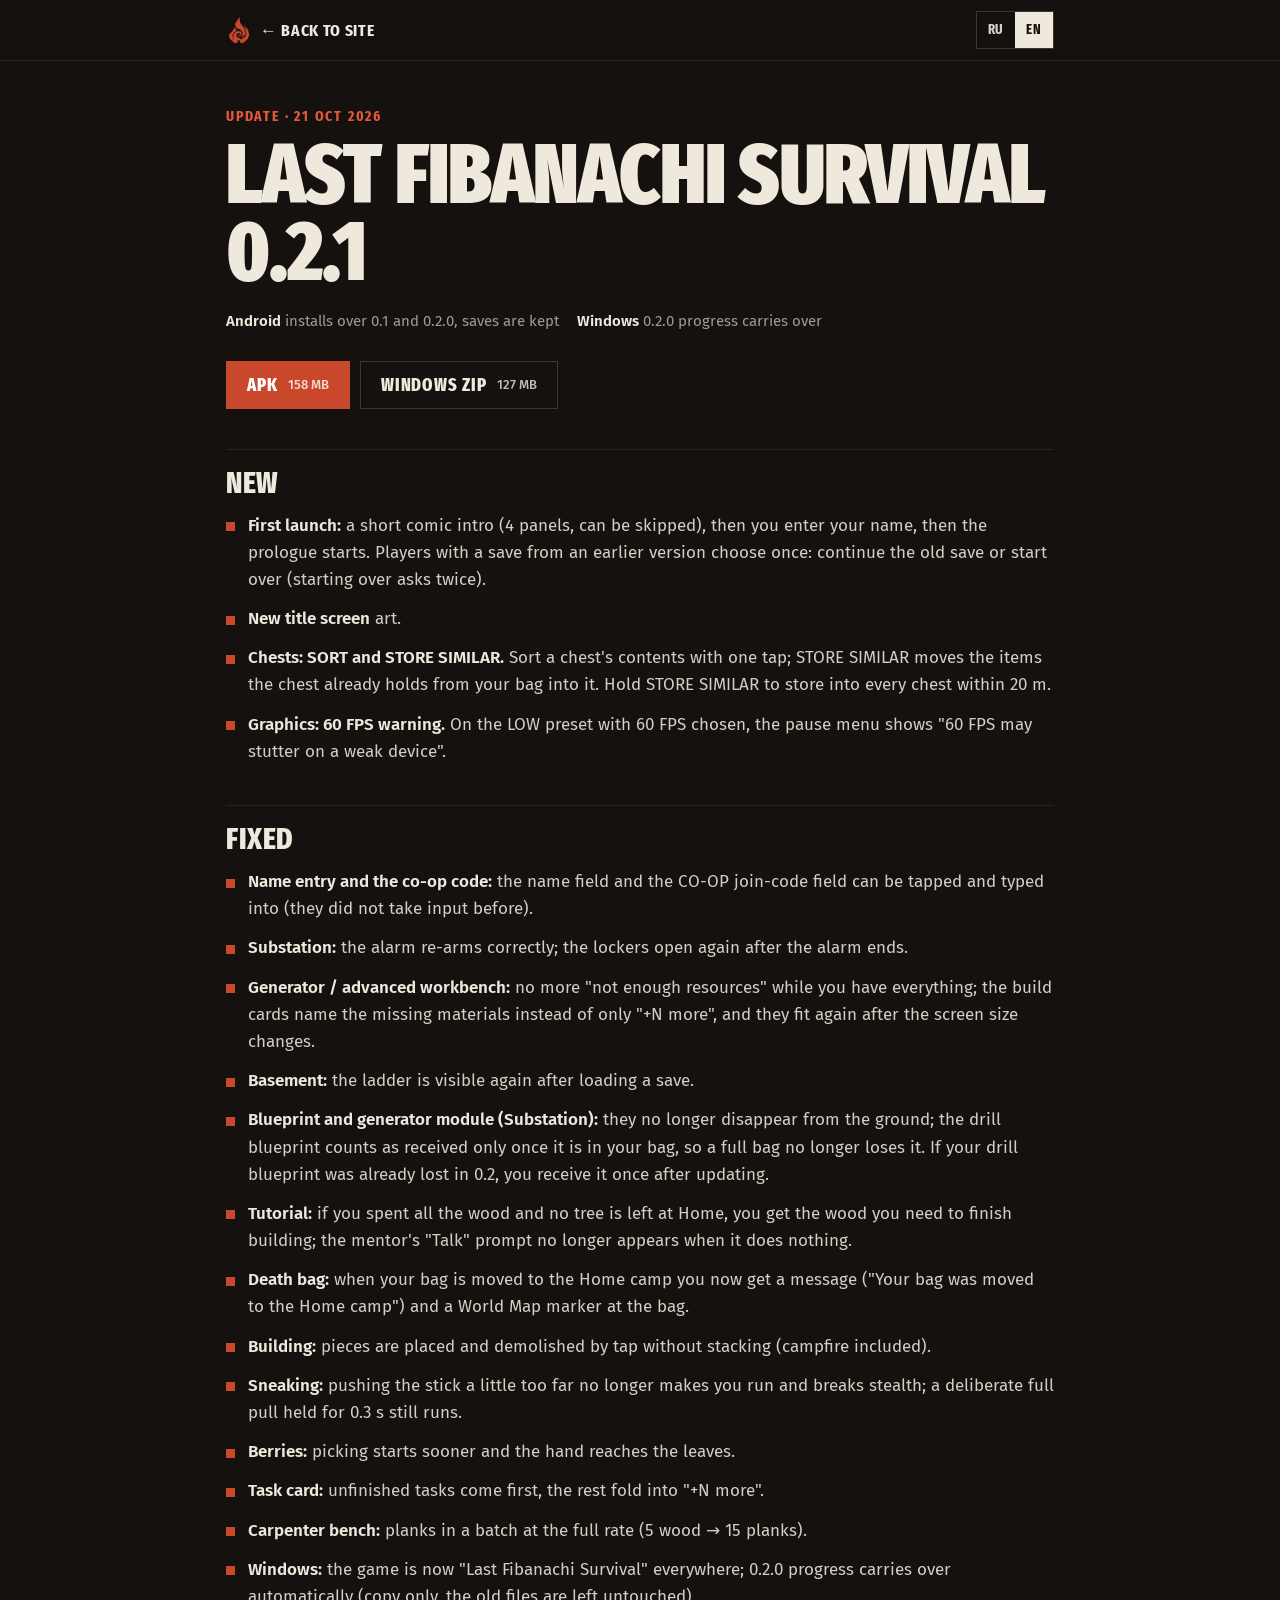
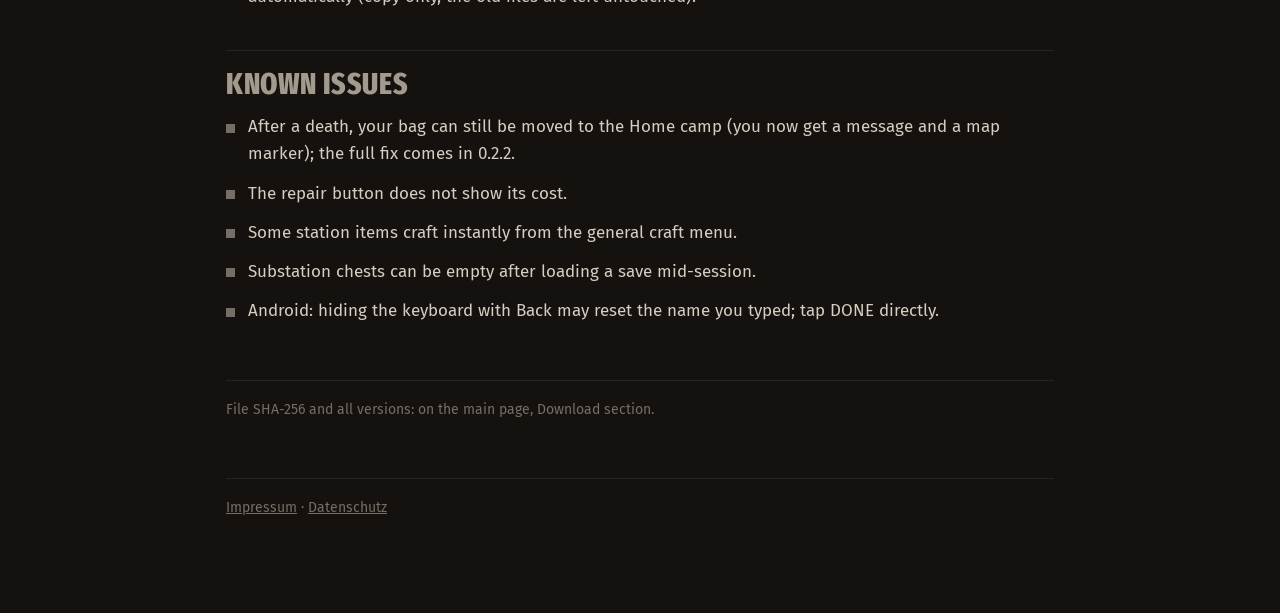
<file: changelog-0.2.1.html>
<!doctype html>
<html lang="ru">
<head>
<meta charset="utf-8">
<meta name="viewport" content="width=device-width, initial-scale=1, viewport-fit=cover">
<meta name="description" content="Last Fibanachi Survival 0.2.1: полный список изменений / full changelog.">
<meta name="theme-color" content="#14110f">
<meta property="og:title" content="Last Fibanachi Survival 0.2.1: полный список изменений">
<meta property="og:image" content="https://fibanachi.com/img/og-changelog-021.jpg">
<meta property="og:image:width" content="1200">
<meta property="og:image:height" content="630">
<meta property="og:url" content="https://fibanachi.com/changelog-0.2.1.html">
<meta name="twitter:card" content="summary_large_image">
<link rel="icon" type="image/png" sizes="32x32" href="favicon-32.png">
<link rel="apple-touch-icon" href="apple-touch-icon.png">
<title>0.2.1 Changelog | Last Fibanachi Survival</title>
<link rel="preload" href="fonts/fira-sans-extra-condensed-cyrillic-900-normal.woff2" as="font" type="font/woff2" crossorigin>
<link rel="stylesheet" href="fonts/fonts.css">
<style>
:root{--soot:#14110f;--concrete:#1d1a17;--slab:#26221e;--seam:rgba(236,226,212,.09);--seam-2:rgba(236,226,212,.18);--bone:#efe8dc;--ash:#a39a8e;--dust:#766e64;--rust:#c9472b;--rust-hi:#e2593a;--gas:#8fae5a;--display:"Fira Sans Extra Condensed","Arial Narrow",sans-serif;--body:"Fira Sans","Segoe UI",system-ui,sans-serif;color-scheme:dark}
*{box-sizing:border-box}
body{margin:0;background:var(--soot);color:var(--bone);font:400 17px/1.6 var(--body);-webkit-font-smoothing:antialiased}
a{color:inherit}
.bar{position:sticky;top:0;z-index:5;background:rgba(20,17,15,.92);backdrop-filter:blur(8px);border-bottom:1px solid var(--seam)}
.bar .in{max-width:860px;margin:0 auto;padding:0 16px;height:60px;display:flex;align-items:center;gap:16px}
.back{display:inline-flex;align-items:center;gap:8px;text-decoration:none;font:700 17px/1 var(--display);letter-spacing:.04em;text-transform:uppercase}
.back:hover{color:var(--rust-hi)}
.back img{width:26px;height:26px}
.lang{margin-left:auto;display:inline-flex;border:1px solid var(--seam-2)}
.lang button{font:700 14px/1 var(--display);letter-spacing:.06em;color:#d9d1c5;background:transparent;border:0;padding:0 11px;min-height:36px;cursor:pointer}
.lang button[aria-pressed="true"]{background:var(--bone);color:var(--soot)}
main{max-width:860px;margin:0 auto;padding:48px 16px 80px}
.kicker{font:700 15px/1 var(--display);letter-spacing:.12em;text-transform:uppercase;color:var(--rust-hi)}
h1{font:900 clamp(44px,9vw,84px)/.92 var(--display);text-transform:uppercase;margin:12px 0 18px;letter-spacing:-.01em}
.meta{color:var(--ash);font-size:15px;display:flex;flex-wrap:wrap;gap:6px 18px;margin-bottom:28px}
.meta b{color:var(--bone);font-weight:600}
.dl{display:flex;flex-wrap:wrap;gap:10px;margin:0 0 40px}
.btn{display:inline-flex;align-items:center;gap:10px;min-height:48px;padding:0 20px;font:800 18px/1 var(--display);letter-spacing:.05em;text-transform:uppercase;text-decoration:none;border:1px solid var(--seam-2)}
.btn.rust{background:var(--rust);border-color:var(--rust);color:#fff}
.btn:hover{border-color:var(--rust-hi)}
.btn small{font:500 13px/1 var(--body);opacity:.8;text-transform:none;letter-spacing:0}
h2{font:800 30px/1 var(--display);text-transform:uppercase;letter-spacing:.02em;margin:40px 0 14px;padding-top:18px;border-top:1px solid var(--seam)}
h2.known{color:var(--ash)}
ul{margin:0;padding:0;list-style:none;display:grid;gap:12px}
li{position:relative;padding-left:22px;color:#d6cdc0}
li::before{content:"";position:absolute;left:0;top:.62em;width:9px;height:9px;background:var(--rust)}
h2.known + ul li::before{background:var(--dust)}
li b{color:var(--bone);font-weight:600}
code{font:500 .9em/1 ui-monospace,Consolas,monospace;background:var(--slab);padding:2px 5px}
.foot{margin-top:56px;color:var(--dust);font-size:14px;border-top:1px solid var(--seam);padding-top:18px}
[data-l]{display:none}
html[lang="ru"] [data-l="ru"],html[lang="en"] [data-l="en"]{display:block}
html[lang="ru"] .meta[data-l="ru"],html[lang="en"] .meta[data-l="en"]{display:flex}
html[lang="ru"] span[data-l="ru"],html[lang="en"] span[data-l="en"]{display:inline}
@media (max-width:520px){body{font-size:16px}h2{font-size:26px}}
</style>
</head>
<body>
<header class="bar"><div class="in">
  <a class="back" href="./#versions"><img src="favicon-32.png" alt=""><span data-l="ru">← На сайт</span><span data-l="en">← Back to site</span></a>
  <div class="lang" role="group" aria-label="Language"><button type="button" data-set="ru" aria-pressed="true">RU</button><button type="button" data-set="en" aria-pressed="false">EN</button></div>
</div></header>
<main>
  <div class="kicker"><span data-l="ru">Обновление · 21.10.2026</span><span data-l="en">Update · 21 Oct 2026</span></div>
  <h1>Last Fibanachi Survival 0.2.1</h1>
  <div class="meta" data-l="ru"><span><b>Android</b> ставится поверх 0.1 и 0.2.0, сохранения остаются</span><span><b>Windows</b> прогресс 0.2.0 переносится сам</span></div>
  <div class="meta" data-l="en"><span><b>Android</b> installs over 0.1 and 0.2.0, saves are kept</span><span><b>Windows</b> 0.2.0 progress carries over</span></div>
  <div class="dl">
    <a class="btn rust" href="https://github.com/multiringcompany-sketch/fibanachi-site/releases/latest/download/LastFibanachiSurvival_Android.apk" download>APK <small>158 MB</small></a>
    <a class="btn" href="https://github.com/multiringcompany-sketch/fibanachi-site/releases/latest/download/LastFibanachiSurvival_Windows.zip" download>Windows ZIP <small>127 MB</small></a>
  </div>
  <section data-l="ru" lang="ru">
<h2>Новое</h2>
<ul>
<li><b>Первый запуск:</b> короткое комикс-вступление (4 кадра, можно пропустить), затем ввод имени, затем пролог. Если есть сохранение из прошлой версии — один раз выбираешь: продолжить его или начать заново (начать заново спрашивает дважды).</li>
<li><b>Новый титульный экран.</b></li>
<li><b>Сундуки: СОРТИРОВКА и «ПОЛОЖИТЬ ПОХОЖЕЕ».</b> Сортировка содержимого одним касанием; «Положить похожее» перекладывает из рюкзака то, что уже лежит в сундуке. Удерживай кнопку — и вещи разложатся по всем сундукам в радиусе 20 м.</li>
<li><b>Графика: предупреждение о 60 FPS.</b> На пресете LOW с выбранными 60 FPS в меню паузы появляется строка «60 FPS может тормозить на слабом устройстве».</li>
</ul>
<h2>Исправлено</h2>
<ul>
<li><b>Ввод имени и кода кооператива:</b> поле имени и поле кода для подключения к кооперативу снова принимают касание и ввод (раньше не реагировали).</li>
<li><b>Подстанция:</b> тревога корректно включается снова; шкафчики открываются после окончания тревоги.</li>
<li><b>Генератор / продвинутый верстак:</b> больше нет «не хватает ресурсов», когда всё есть; карточки постройки называют недостающие материалы, а не только «+N ещё», и снова помещаются после смены размера экрана.</li>
<li><b>Подвал:</b> лестница снова видна после загрузки сохранения.</li>
<li><b>Чертёж и модуль генератора (Подстанция):</b> больше не исчезают с земли; чертёж бура засчитывается, только когда он в рюкзаке, — полный рюкзак его больше не теряет. Если в 0.2 чертёж бура уже пропал, после обновления ты получишь его один раз.</li>
<li><b>Обучение:</b> если всё дерево потрачено и деревьев у Дома не осталось, ты получишь дерево, нужное для постройки; подсказка «Поговорить» у наставника больше не появляется, когда ничего не делает.</li>
<li><b>Рюкзак после смерти:</b> если рюкзак перенесён в домашний лагерь, появляется сообщение «Твой рюкзак перенесён в домашний лагерь» и метка рюкзака на карте мира.</li>
<li><b>Строительство:</b> постройки ставятся и разбираются касанием без наложения друг на друга (включая костёр).</li>
<li><b>Скрытность:</b> если чуть пересильно отвести стик, герой больше не срывается на бег и не теряет скрытность; осознанное полное отведение с удержанием 0,3 с по-прежнему включает бег.</li>
<li><b>Ягоды:</b> сбор начинается быстрее, рука дотягивается до листьев.</li>
<li><b>Карточка задач:</b> сначала невыполненные задачи, остальное сворачивается в «+N ещё».</li>
<li><b>Верстак плотника:</b> доски партией по полной норме (5 дерева → 15 досок).</li>
<li><b>Windows:</b> игра везде называется «Last Fibanachi Survival»; прогресс 0.2.0 переносится автоматически (только копирование, старые файлы не трогаются).</li>
</ul>
<h2 class="known">Известные проблемы</h2>
<ul>
<li>После смерти рюкзак всё ещё может оказаться в домашнем лагере (теперь есть сообщение и метка на карте); полное исправление — в 0.2.2.</li>
<li>Кнопка ремонта не показывает стоимость.</li>
<li>Некоторые предметы станков создаются мгновенно из общего меню крафта.</li>
<li>Сундуки на Подстанции могут быть пустыми после загрузки сохранения посреди игры.</li>
<li>Android: если скрыть клавиатуру кнопкой «Назад», введённое имя может сброситься; нажимай DONE сразу.</li>
</ul>
  </section>
  <section data-l="en" lang="en">
<h2>New</h2>
<ul>
<li><b>First launch:</b> a short comic intro (4 panels, can be skipped), then you enter your name, then the prologue starts. Players with a save from an earlier version choose once: continue the old save or start over (starting over asks twice).</li>
<li><b>New title screen</b> art.</li>
<li><b>Chests: SORT and STORE SIMILAR.</b> Sort a chest's contents with one tap; STORE SIMILAR moves the items the chest already holds from your bag into it. Hold STORE SIMILAR to store into every chest within 20 m.</li>
<li><b>Graphics: 60 FPS warning.</b> On the LOW preset with 60 FPS chosen, the pause menu shows "60 FPS may stutter on a weak device".</li>
</ul>
<h2>Fixed</h2>
<ul>
<li><b>Name entry and the co-op code:</b> the name field and the CO-OP join-code field can be tapped and typed into (they did not take input before).</li>
<li><b>Substation:</b> the alarm re-arms correctly; the lockers open again after the alarm ends.</li>
<li><b>Generator / advanced workbench:</b> no more "not enough resources" while you have everything; the build cards name the missing materials instead of only "+N more", and they fit again after the screen size changes.</li>
<li><b>Basement:</b> the ladder is visible again after loading a save.</li>
<li><b>Blueprint and generator module (Substation):</b> they no longer disappear from the ground; the drill blueprint counts as received only once it is in your bag, so a full bag no longer loses it. If your drill blueprint was already lost in 0.2, you receive it once after updating.</li>
<li><b>Tutorial:</b> if you spent all the wood and no tree is left at Home, you get the wood you need to finish building; the mentor's "Talk" prompt no longer appears when it does nothing.</li>
<li><b>Death bag:</b> when your bag is moved to the Home camp you now get a message ("Your bag was moved to the Home camp") and a World Map marker at the bag.</li>
<li><b>Building:</b> pieces are placed and demolished by tap without stacking (campfire included).</li>
<li><b>Sneaking:</b> pushing the stick a little too far no longer makes you run and breaks stealth; a deliberate full pull held for 0.3 s still runs.</li>
<li><b>Berries:</b> picking starts sooner and the hand reaches the leaves.</li>
<li><b>Task card:</b> unfinished tasks come first, the rest fold into "+N more".</li>
<li><b>Carpenter bench:</b> planks in a batch at the full rate (5 wood → 15 planks).</li>
<li><b>Windows:</b> the game is now "Last Fibanachi Survival" everywhere; 0.2.0 progress carries over automatically (copy only, the old files are left untouched).</li>
</ul>
<h2 class="known">Known issues</h2>
<ul>
<li>After a death, your bag can still be moved to the Home camp (you now get a message and a map marker); the full fix comes in 0.2.2.</li>
<li>The repair button does not show its cost.</li>
<li>Some station items craft instantly from the general craft menu.</li>
<li>Substation chests can be empty after loading a save mid-session.</li>
<li>Android: hiding the keyboard with Back may reset the name you typed; tap DONE directly.</li>
</ul>
  </section>
  <p class="foot"><span data-l="ru">SHA-256 файлов и все версии: на главной странице, раздел «Скачать».</span><span data-l="en">File SHA-256 and all versions: on the main page, Download section.</span></p>
  <p class="foot"><a href="impressum.html">Impressum</a> · <a href="datenschutz.html">Datenschutz</a></p>
</main>
<script>
(function(){
  function apply(l){document.documentElement.lang=l;document.querySelectorAll(".lang button").forEach(function(b){b.setAttribute("aria-pressed",String(b.dataset.set===l))});try{localStorage.setItem("lfs_lang",l)}catch(e){}}
  document.querySelectorAll(".lang button").forEach(function(b){b.addEventListener("click",function(){apply(b.dataset.set)})});
  var s="ru";try{var v=localStorage.getItem("lfs_lang");if(v==="ru"||v==="en")s=v;else if(!/^ru|^uk|^be|^kk/i.test(navigator.language||"ru"))s="en"}catch(e){}
  apply(s);
})();
</script>
</body>
</html>
</file>
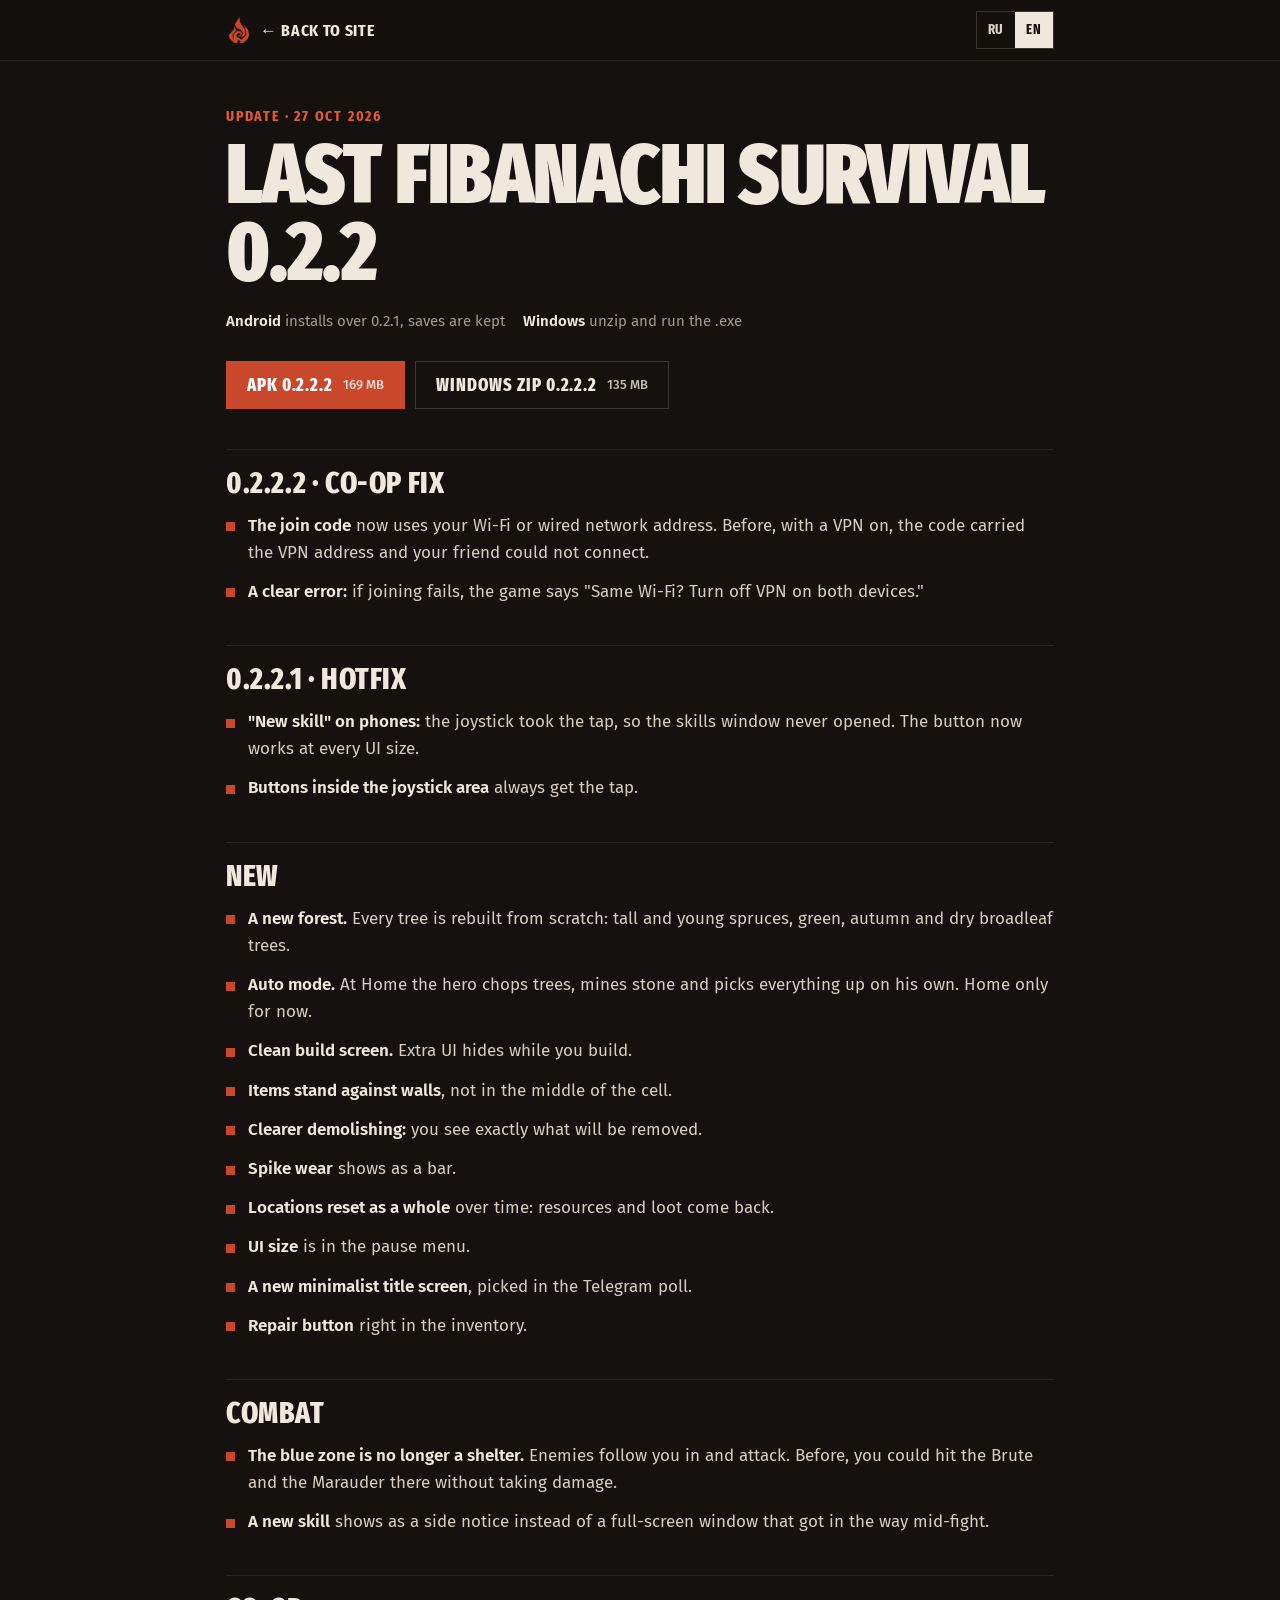
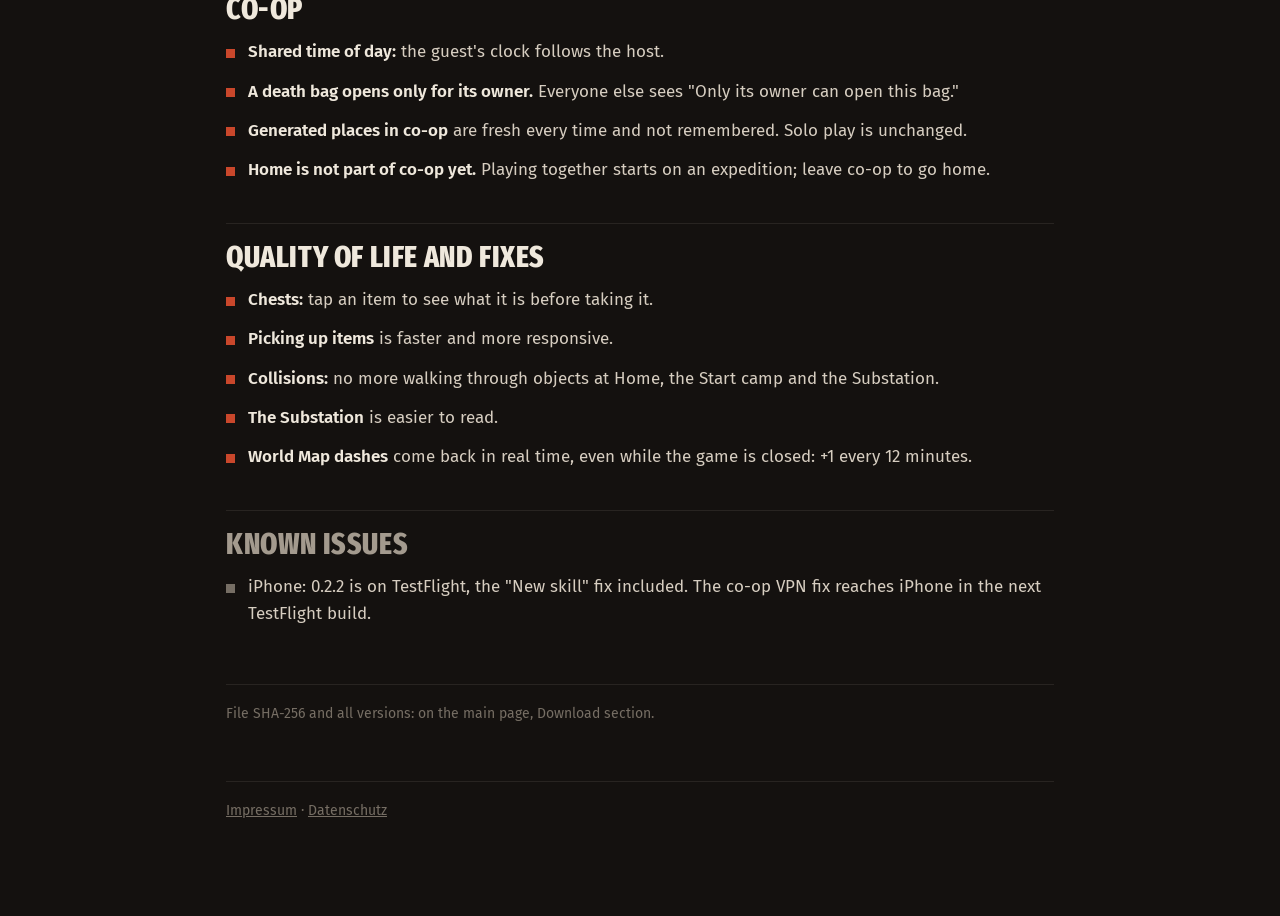
<file: changelog-0.2.2.html>
<!doctype html>
<html lang="ru">
<head>
<meta charset="utf-8">
<meta name="viewport" content="width=device-width, initial-scale=1, viewport-fit=cover">
<meta name="description" content="Last Fibanachi Survival 0.2.2: полный список изменений / full changelog.">
<meta name="theme-color" content="#14110f">
<meta property="og:title" content="Last Fibanachi Survival 0.2.2: полный список изменений">
<meta property="og:image" content="https://fibanachi.com/img/forest022.jpg">
<meta property="og:image:width" content="1296">
<meta property="og:image:height" content="816">
<meta property="og:url" content="https://fibanachi.com/changelog-0.2.2.html">
<meta name="twitter:card" content="summary_large_image">
<link rel="icon" type="image/png" sizes="32x32" href="favicon-32.png">
<link rel="apple-touch-icon" href="apple-touch-icon.png">
<title>0.2.2 Changelog | Last Fibanachi Survival</title>
<link rel="preload" href="fonts/fira-sans-extra-condensed-cyrillic-900-normal.woff2" as="font" type="font/woff2" crossorigin>
<link rel="stylesheet" href="fonts/fonts.css">
<style>
:root{--soot:#14110f;--concrete:#1d1a17;--slab:#26221e;--seam:rgba(236,226,212,.09);--seam-2:rgba(236,226,212,.18);--bone:#efe8dc;--ash:#a39a8e;--dust:#766e64;--rust:#c9472b;--rust-hi:#e2593a;--gas:#8fae5a;--display:"Fira Sans Extra Condensed","Arial Narrow",sans-serif;--body:"Fira Sans","Segoe UI",system-ui,sans-serif;color-scheme:dark}
*{box-sizing:border-box}
body{margin:0;background:var(--soot);color:var(--bone);font:400 17px/1.6 var(--body);-webkit-font-smoothing:antialiased}
a{color:inherit}
.bar{position:sticky;top:0;z-index:5;background:rgba(20,17,15,.92);backdrop-filter:blur(8px);border-bottom:1px solid var(--seam)}
.bar .in{max-width:860px;margin:0 auto;padding:0 16px;height:60px;display:flex;align-items:center;gap:16px}
.back{display:inline-flex;align-items:center;gap:8px;text-decoration:none;font:700 17px/1 var(--display);letter-spacing:.04em;text-transform:uppercase}
.back:hover{color:var(--rust-hi)}
.back img{width:26px;height:26px}
.lang{margin-left:auto;display:inline-flex;border:1px solid var(--seam-2)}
.lang button{font:700 14px/1 var(--display);letter-spacing:.06em;color:#d9d1c5;background:transparent;border:0;padding:0 11px;min-height:36px;cursor:pointer}
.lang button[aria-pressed="true"]{background:var(--bone);color:var(--soot)}
main{max-width:860px;margin:0 auto;padding:48px 16px 80px}
.kicker{font:700 15px/1 var(--display);letter-spacing:.12em;text-transform:uppercase;color:var(--rust-hi)}
h1{font:900 clamp(44px,9vw,84px)/.92 var(--display);text-transform:uppercase;margin:12px 0 18px;letter-spacing:-.01em}
.meta{color:var(--ash);font-size:15px;display:flex;flex-wrap:wrap;gap:6px 18px;margin-bottom:28px}
.meta b{color:var(--bone);font-weight:600}
.dl{display:flex;flex-wrap:wrap;gap:10px;margin:0 0 40px}
.btn{display:inline-flex;align-items:center;gap:10px;min-height:48px;padding:0 20px;font:800 18px/1 var(--display);letter-spacing:.05em;text-transform:uppercase;text-decoration:none;border:1px solid var(--seam-2)}
.btn.rust{background:var(--rust);border-color:var(--rust);color:#fff}
.btn:hover{border-color:var(--rust-hi)}
.btn small{font:500 13px/1 var(--body);opacity:.8;text-transform:none;letter-spacing:0}
h2{font:800 30px/1 var(--display);text-transform:uppercase;letter-spacing:.02em;margin:40px 0 14px;padding-top:18px;border-top:1px solid var(--seam)}
h2.known{color:var(--ash)}
ul{margin:0;padding:0;list-style:none;display:grid;gap:12px}
li{position:relative;padding-left:22px;color:#d6cdc0}
li::before{content:"";position:absolute;left:0;top:.62em;width:9px;height:9px;background:var(--rust)}
h2.known + ul li::before{background:var(--dust)}
li b{color:var(--bone);font-weight:600}
code{font:500 .9em/1 ui-monospace,Consolas,monospace;background:var(--slab);padding:2px 5px}
.foot{margin-top:56px;color:var(--dust);font-size:14px;border-top:1px solid var(--seam);padding-top:18px}
[data-l]{display:none}
html[lang="ru"] [data-l="ru"],html[lang="en"] [data-l="en"]{display:block}
html[lang="ru"] .meta[data-l="ru"],html[lang="en"] .meta[data-l="en"]{display:flex}
html[lang="ru"] span[data-l="ru"],html[lang="en"] span[data-l="en"]{display:inline}
@media (max-width:520px){body{font-size:16px}h2{font-size:26px}}
</style>
</head>
<body>
<header class="bar"><div class="in">
  <a class="back" href="./#versions"><img src="favicon-32.png" alt=""><span data-l="ru">← На сайт</span><span data-l="en">← Back to site</span></a>
  <div class="lang" role="group" aria-label="Language"><button type="button" data-set="ru" aria-pressed="true">RU</button><button type="button" data-set="en" aria-pressed="false">EN</button></div>
</div></header>
<main>
  <div class="kicker"><span data-l="ru">Обновление · 27.10.2026</span><span data-l="en">Update · 27 Oct 2026</span></div>
  <h1>Last Fibanachi Survival 0.2.2</h1>
  <div class="meta" data-l="ru"><span><b>Android</b> ставится поверх 0.2.1, сохранения остаются</span><span><b>Windows</b> распакуй и запусти .exe</span></div>
  <div class="meta" data-l="en"><span><b>Android</b> installs over 0.2.1, saves are kept</span><span><b>Windows</b> unzip and run the .exe</span></div>
  <div class="dl">
    <a class="btn rust" href="https://github.com/multiringcompany-sketch/fibanachi-site/releases/latest/download/LastFibanachiSurvival_Android.apk" download>APK 0.2.2.2 <small>169 MB</small></a>
    <a class="btn" href="https://github.com/multiringcompany-sketch/fibanachi-site/releases/latest/download/LastFibanachiSurvival_Windows.zip" download>Windows ZIP 0.2.2.2 <small>135 MB</small></a>
  </div>
  <section data-l="ru" lang="ru">
<h2>0.2.2.2 · исправление кооператива</h2>
<ul>
<li><b>Код подключения</b> теперь берёт адрес вашей Wi-Fi или проводной сети. Раньше при включённом VPN в код попадал адрес VPN, и друг не мог подключиться.</li>
<li><b>Понятная ошибка:</b> если подключиться не удаётся, игра пишет «Вы в одной сети Wi-Fi? Выключите VPN на обоих устройствах».</li>
</ul>
<h2>0.2.2.1 · исправление</h2>
<ul>
<li><b>«Новый навык» на телефоне:</b> джойстик перехватывал касание, и окно навыков не открывалось. Теперь кнопка нажимается при любом размере интерфейса.</li>
<li><b>Кнопки в зоне джойстика</b> всегда получают нажатие.</li>
</ul>
<h2>Новое</h2>
<ul>
<li><b>Новый лес.</b> Все деревья переделаны с нуля: ели высокие и молодые, лиственные зелёные, осенние и сухие.</li>
<li><b>Авторежим.</b> На Домашней локации герой сам рубит деревья, добывает камень и собирает всё вокруг. Пока работает только дома.</li>
<li><b>Чистый экран стройки.</b> В режиме строительства лишний интерфейс убирается.</li>
<li><b>Предметы встают к стенам</b>, а не в середину клетки.</li>
<li><b>Снос стал понятнее:</b> сразу видно, что именно будет снесено.</li>
<li><b>Прочность шипов</b> видна полоской.</li>
<li><b>Локации обновляются целиком</b> через время: ресурсы и лут возвращаются.</li>
<li><b>Размер интерфейса</b> настраивается в меню паузы.</li>
<li><b>Новый главный экран</b> в стиле минимализм, его выбрали в голосовании в Telegram.</li>
<li><b>Кнопка ремонта</b> прямо в инвентаре.</li>
</ul>
<h2>Бой</h2>
<ul>
<li><b>Синяя зона больше не убежище.</b> Враги заходят в неё и атакуют. Раньше в ней можно было бить Брута и Мародёра, не получая урона.</li>
<li><b>Новый навык</b> показывается уведомлением сбоку, а не окном на весь экран, которое мешало посреди драки.</li>
</ul>
<h2>Кооп</h2>
<ul>
<li><b>Время суток общее:</b> у гостя оно идёт по часам хоста.</li>
<li><b>Рюкзак после смерти открывает только его владелец.</b> Другой игрок открыть его не сможет.</li>
<li><b>Сгенерированные места в коопе</b> каждый раз новые и не запоминаются. Одиночная игра не изменилась.</li>
<li><b>Дом пока не участвует в коопе.</b> Игра вдвоём начинается с вылазки, чтобы вернуться домой, выйди из коопа.</li>
</ul>
<h2>Удобство и исправления</h2>
<ul>
<li><b>Сундук:</b> нажми на предмет, чтобы увидеть, что это, прежде чем брать.</li>
<li><b>Подбор предметов</b> стал быстрее и отзывчивее.</li>
<li><b>Столкновения:</b> на Доме, Старте и Подстанции сквозь объекты больше не пройти.</li>
<li><b>Подстанция</b> стала понятнее.</li>
<li><b>Рывки на карте мира</b> восстанавливаются в реальном времени, даже когда игра закрыта: +1 каждые 12 минут.</li>
</ul>
<h2 class="known">Известные проблемы</h2>
<ul>
<li>iPhone: 0.2.2 уже в TestFlight, вместе с исправлением «Нового навыка». Исправление кооператива с VPN придёт на iPhone следующей сборкой TestFlight.</li>
</ul>
  </section>
  <section data-l="en" lang="en">
<h2>0.2.2.2 · co-op fix</h2>
<ul>
<li><b>The join code</b> now uses your Wi-Fi or wired network address. Before, with a VPN on, the code carried the VPN address and your friend could not connect.</li>
<li><b>A clear error:</b> if joining fails, the game says "Same Wi-Fi? Turn off VPN on both devices."</li>
</ul>
<h2>0.2.2.1 · hotfix</h2>
<ul>
<li><b>"New skill" on phones:</b> the joystick took the tap, so the skills window never opened. The button now works at every UI size.</li>
<li><b>Buttons inside the joystick area</b> always get the tap.</li>
</ul>
<h2>New</h2>
<ul>
<li><b>A new forest.</b> Every tree is rebuilt from scratch: tall and young spruces, green, autumn and dry broadleaf trees.</li>
<li><b>Auto mode.</b> At Home the hero chops trees, mines stone and picks everything up on his own. Home only for now.</li>
<li><b>Clean build screen.</b> Extra UI hides while you build.</li>
<li><b>Items stand against walls</b>, not in the middle of the cell.</li>
<li><b>Clearer demolishing:</b> you see exactly what will be removed.</li>
<li><b>Spike wear</b> shows as a bar.</li>
<li><b>Locations reset as a whole</b> over time: resources and loot come back.</li>
<li><b>UI size</b> is in the pause menu.</li>
<li><b>A new minimalist title screen</b>, picked in the Telegram poll.</li>
<li><b>Repair button</b> right in the inventory.</li>
</ul>
<h2>Combat</h2>
<ul>
<li><b>The blue zone is no longer a shelter.</b> Enemies follow you in and attack. Before, you could hit the Brute and the Marauder there without taking damage.</li>
<li><b>A new skill</b> shows as a side notice instead of a full-screen window that got in the way mid-fight.</li>
</ul>
<h2>Co-op</h2>
<ul>
<li><b>Shared time of day:</b> the guest's clock follows the host.</li>
<li><b>A death bag opens only for its owner.</b> Everyone else sees "Only its owner can open this bag."</li>
<li><b>Generated places in co-op</b> are fresh every time and not remembered. Solo play is unchanged.</li>
<li><b>Home is not part of co-op yet.</b> Playing together starts on an expedition; leave co-op to go home.</li>
</ul>
<h2>Quality of life and fixes</h2>
<ul>
<li><b>Chests:</b> tap an item to see what it is before taking it.</li>
<li><b>Picking up items</b> is faster and more responsive.</li>
<li><b>Collisions:</b> no more walking through objects at Home, the Start camp and the Substation.</li>
<li><b>The Substation</b> is easier to read.</li>
<li><b>World Map dashes</b> come back in real time, even while the game is closed: +1 every 12 minutes.</li>
</ul>
<h2 class="known">Known issues</h2>
<ul>
<li>iPhone: 0.2.2 is on TestFlight, the "New skill" fix included. The co-op VPN fix reaches iPhone in the next TestFlight build.</li>
</ul>
  </section>
  <p class="foot"><span data-l="ru">SHA-256 файлов и все версии: на главной странице, раздел «Скачать».</span><span data-l="en">File SHA-256 and all versions: on the main page, Download section.</span></p>
  <p class="foot"><a href="impressum.html">Impressum</a> · <a href="datenschutz.html">Datenschutz</a></p>
</main>
<script>
(function(){
  function apply(l){document.documentElement.lang=l;document.querySelectorAll(".lang button").forEach(function(b){b.setAttribute("aria-pressed",String(b.dataset.set===l))});try{localStorage.setItem("lfs_lang",l)}catch(e){}}
  document.querySelectorAll(".lang button").forEach(function(b){b.addEventListener("click",function(){apply(b.dataset.set)})});
  var s="ru";try{var v=localStorage.getItem("lfs_lang");if(v==="ru"||v==="en")s=v;else if(!/^ru|^uk|^be|^kk/i.test(navigator.language||"ru"))s="en"}catch(e){}
  apply(s);
})();
</script>
</body>
</html>
</file>
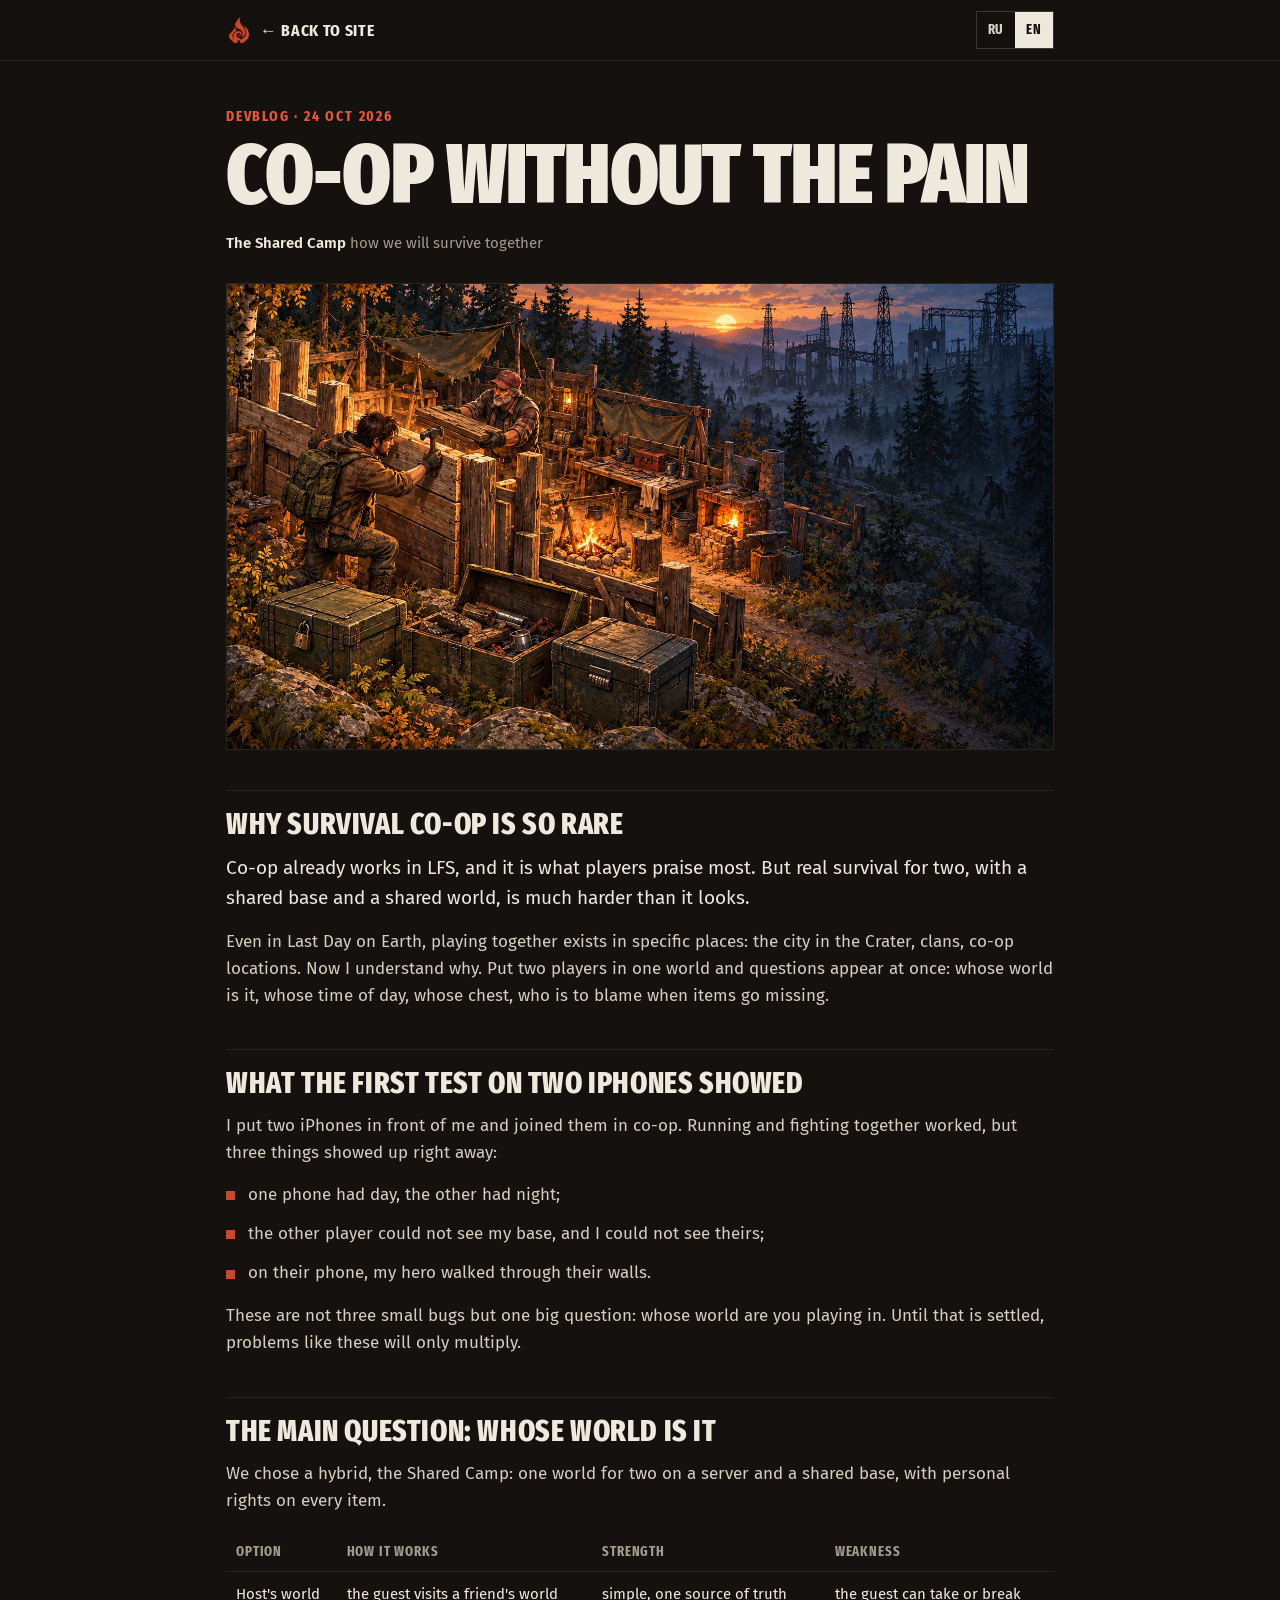
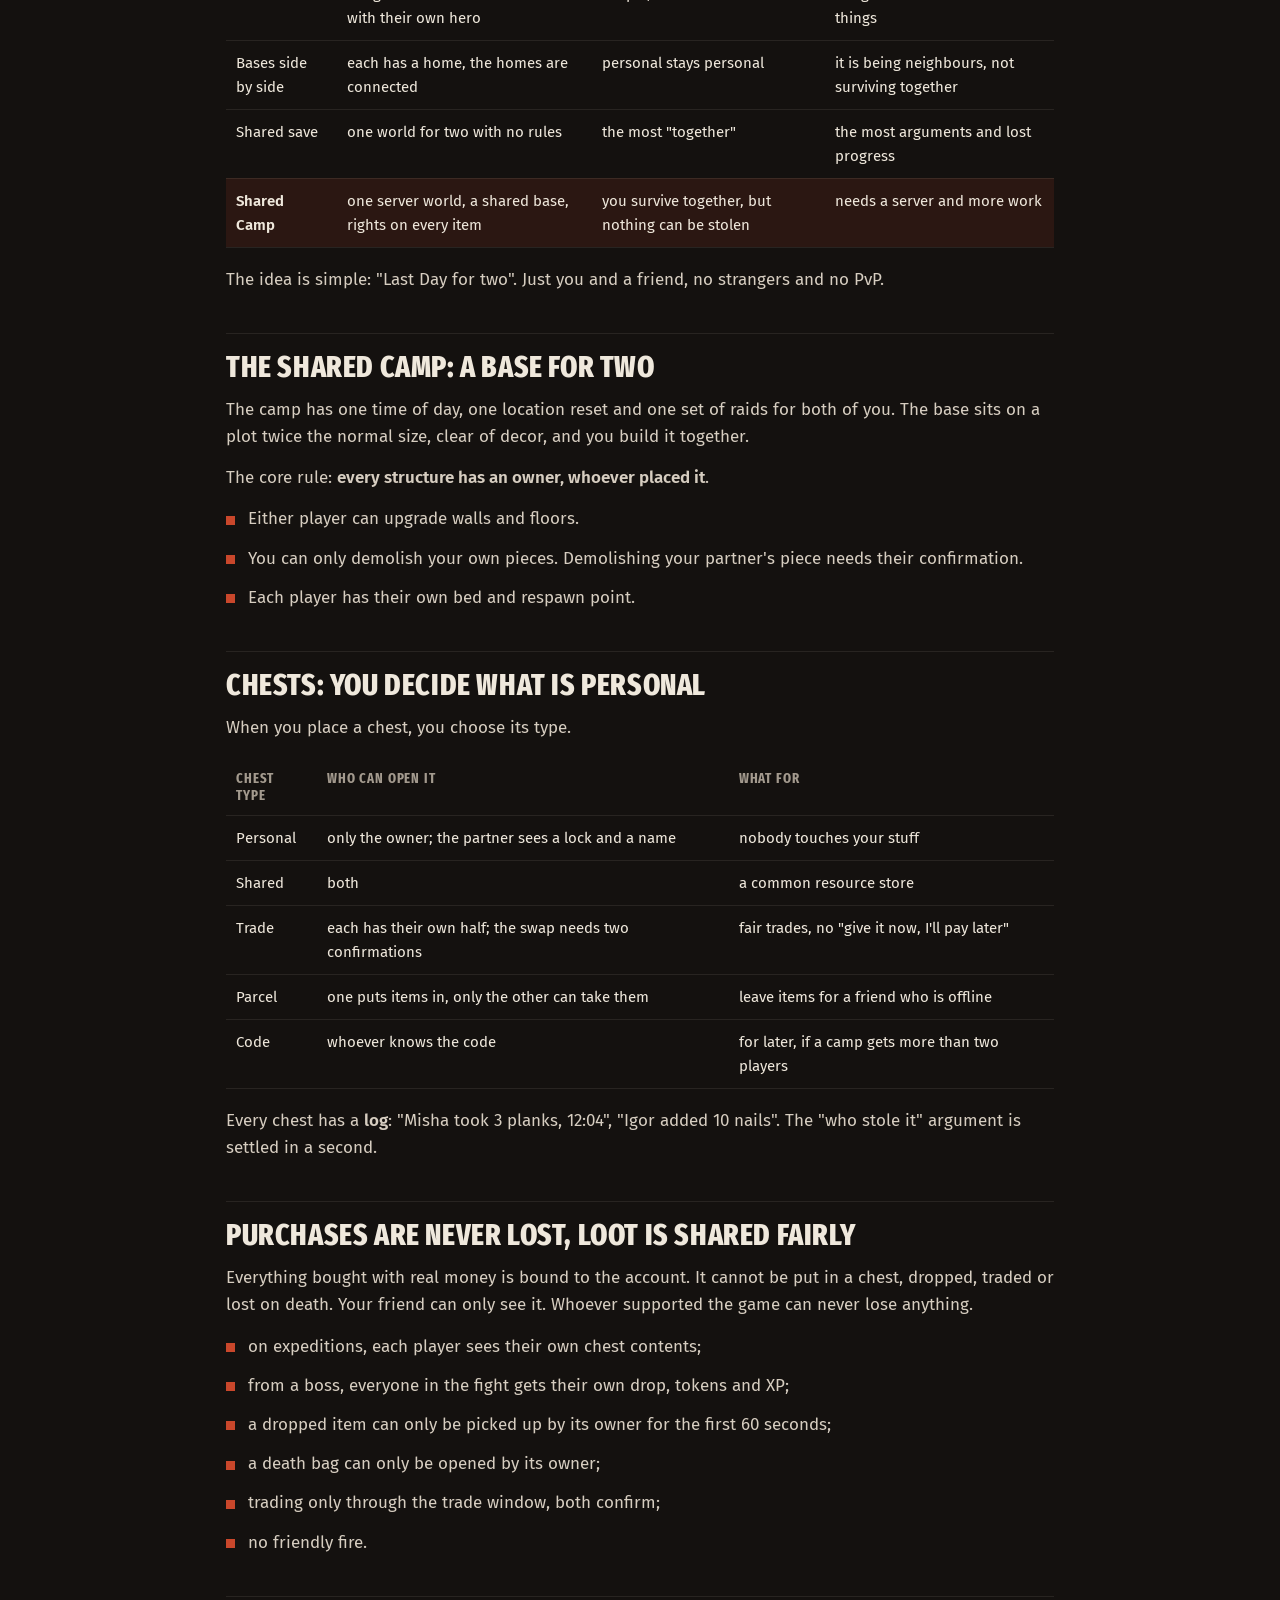
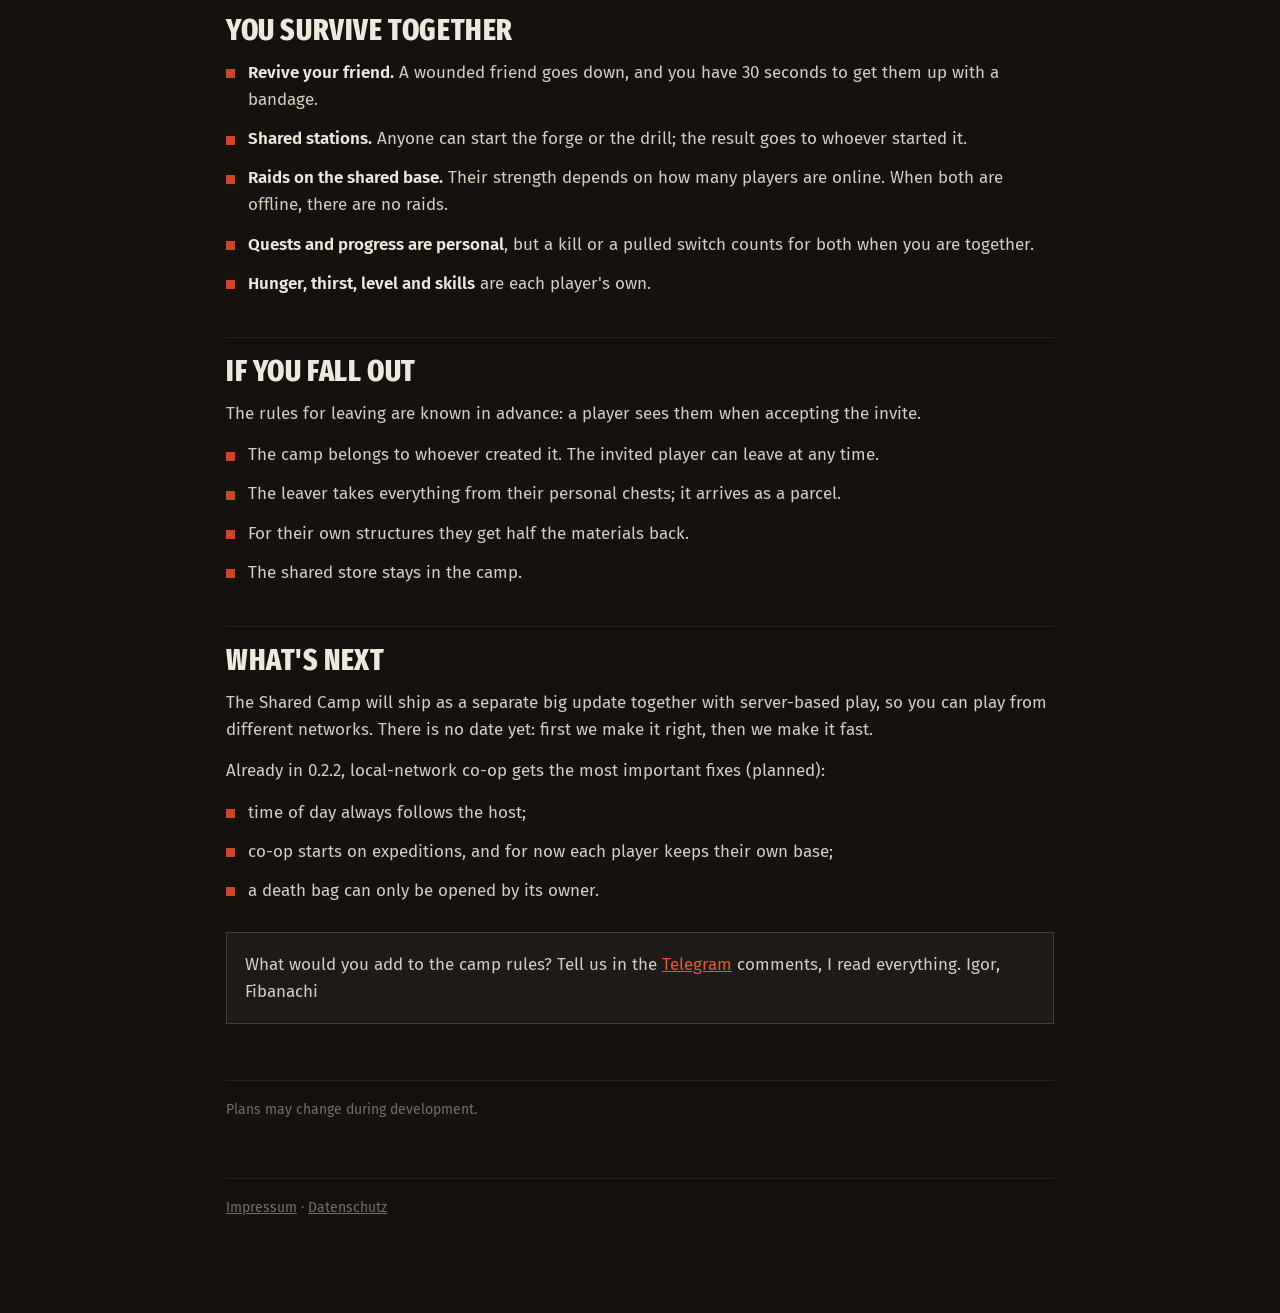
<file: coop.html>
<!doctype html>
<html lang="ru">
<head>
<meta charset="utf-8">
<meta name="viewport" content="width=device-width, initial-scale=1, viewport-fit=cover">
<meta name="description" content="Как в Last Fibanachi Survival устроен кооператив: Общий лагерь на двоих / How co-op works in LFS: the Shared Camp.">
<meta name="theme-color" content="#14110f">
<meta property="og:type" content="article">
<meta property="og:title" content="Кооператив без боли: Общий лагерь | Last Fibanachi Survival">
<meta property="og:description" content="Почему выживание вдвоём сделать так сложно и как в LFS не будет ни воровства, ни обиженных донатеров.">
<meta property="og:image" content="https://fibanachi.com/img/og-coop.jpg">
<meta property="og:image:width" content="1200">
<meta property="og:image:height" content="630">
<meta property="og:url" content="https://fibanachi.com/coop.html">
<meta name="twitter:card" content="summary_large_image">
<link rel="icon" type="image/png" sizes="32x32" href="favicon-32.png">
<link rel="apple-touch-icon" href="apple-touch-icon.png">
<title>Shared Camp | Last Fibanachi Survival</title>
<link rel="preload" href="fonts/fira-sans-extra-condensed-cyrillic-900-normal.woff2" as="font" type="font/woff2" crossorigin>
<link rel="stylesheet" href="fonts/fonts.css">
<style>
:root{--soot:#14110f;--concrete:#1d1a17;--slab:#26221e;--seam:rgba(236,226,212,.09);--seam-2:rgba(236,226,212,.18);--bone:#efe8dc;--ash:#a39a8e;--dust:#766e64;--rust:#c9472b;--rust-hi:#e2593a;--gas:#8fae5a;--display:"Fira Sans Extra Condensed","Arial Narrow",sans-serif;--body:"Fira Sans","Segoe UI",system-ui,sans-serif;color-scheme:dark}
*{box-sizing:border-box}
body{margin:0;background:var(--soot);color:var(--bone);font:400 17px/1.6 var(--body);-webkit-font-smoothing:antialiased}
a{color:inherit}
.bar{position:sticky;top:0;z-index:5;background:rgba(20,17,15,.92);backdrop-filter:blur(8px);border-bottom:1px solid var(--seam)}
.bar .in{max-width:860px;margin:0 auto;padding:0 16px;height:60px;display:flex;align-items:center;gap:16px}
.back{display:inline-flex;align-items:center;gap:8px;text-decoration:none;font:700 17px/1 var(--display);letter-spacing:.04em;text-transform:uppercase}
.back:hover{color:var(--rust-hi)}
.back img{width:26px;height:26px}
.lang{margin-left:auto;display:inline-flex;border:1px solid var(--seam-2)}
.lang button{font:700 14px/1 var(--display);letter-spacing:.06em;color:#d9d1c5;background:transparent;border:0;padding:0 11px;min-height:36px;cursor:pointer}
.lang button[aria-pressed="true"]{background:var(--bone);color:var(--soot)}
main{max-width:860px;margin:0 auto;padding:48px 16px 80px}
.kicker{font:700 15px/1 var(--display);letter-spacing:.12em;text-transform:uppercase;color:var(--rust-hi)}
h1{font:900 clamp(44px,9vw,84px)/.92 var(--display);text-transform:uppercase;margin:12px 0 18px;letter-spacing:-.01em}
.meta{color:var(--ash);font-size:15px;display:flex;flex-wrap:wrap;gap:6px 18px;margin-bottom:28px}
.meta b{color:var(--bone);font-weight:600}
.dl{display:flex;flex-wrap:wrap;gap:10px;margin:0 0 40px}
.btn{display:inline-flex;align-items:center;gap:10px;min-height:48px;padding:0 20px;font:800 18px/1 var(--display);letter-spacing:.05em;text-transform:uppercase;text-decoration:none;border:1px solid var(--seam-2)}
.btn.rust{background:var(--rust);border-color:var(--rust);color:#fff}
.btn:hover{border-color:var(--rust-hi)}
.btn small{font:500 13px/1 var(--body);opacity:.8;text-transform:none;letter-spacing:0}
h2{font:800 30px/1 var(--display);text-transform:uppercase;letter-spacing:.02em;margin:40px 0 14px;padding-top:18px;border-top:1px solid var(--seam)}
h2.known{color:var(--ash)}
ul{margin:0;padding:0;list-style:none;display:grid;gap:12px}
li{position:relative;padding-left:22px;color:#d6cdc0}
li::before{content:"";position:absolute;left:0;top:.62em;width:9px;height:9px;background:var(--rust)}
h2.known + ul li::before{background:var(--dust)}
li b{color:var(--bone);font-weight:600}
code{font:500 .9em/1 ui-monospace,Consolas,monospace;background:var(--slab);padding:2px 5px}
.foot{margin-top:56px;color:var(--dust);font-size:14px;border-top:1px solid var(--seam);padding-top:18px}
[data-l]{display:none}
html[lang="ru"] [data-l="ru"],html[lang="en"] [data-l="en"]{display:block}
html[lang="ru"] .meta[data-l="ru"],html[lang="en"] .meta[data-l="en"]{display:flex}
html[lang="ru"] span[data-l="ru"],html[lang="en"] span[data-l="en"]{display:inline}
@media (max-width:520px){body{font-size:16px}h2{font-size:26px}}

p{margin:0 0 14px;color:#d6cdc0}
.lead-p{font-size:19px;color:var(--bone)}
table{width:100%;border-collapse:collapse;margin:6px 0 18px;font-size:15px}
th,td{text-align:left;vertical-align:top;padding:10px 10px;border-bottom:1px solid var(--seam)}
th{font:700 14px/1.2 var(--display);letter-spacing:.06em;text-transform:uppercase;color:var(--ash)}
tr.pick td{background:rgba(201,71,43,.12)}
tr.pick td:first-child{color:var(--bone);font-weight:600}
.tw{overflow-x:auto;-webkit-overflow-scrolling:touch}
.tw table{min-width:560px}
ul{margin:0 0 16px}
.ask{margin-top:28px;padding:18px;border:1px solid var(--seam-2);background:var(--concrete)}
.ask p{margin:0}
.ask a{color:var(--rust-hi)}
.cover{margin:0 0 28px;border:1px solid var(--seam)}
.cover img{display:block;width:100%;height:auto;aspect-ratio:16/9;object-fit:cover}
</style>
</head>
<body>
<header class="bar"><div class="in">
  <a class="back" href="./#news"><img src="favicon-32.png" alt=""><span data-l="ru">← На сайт</span><span data-l="en">← Back to site</span></a>
  <div class="lang" role="group" aria-label="Language"><button type="button" data-set="ru" aria-pressed="true">RU</button><button type="button" data-set="en" aria-pressed="false">EN</button></div>
</div></header>
<main>
  <div class="kicker"><span data-l="ru">Девблог · 24.10.2026</span><span data-l="en">Devblog · 24 Oct 2026</span></div>
  <h1><span data-l="ru">Кооператив без боли</span><span data-l="en">Co-op without the pain</span></h1>
  <div class="meta" data-l="ru"><span><b>Общий лагерь</b> как мы будем выживать вдвоём</span></div>
  <div class="meta" data-l="en"><span><b>The Shared Camp</b> how we will survive together</span></div>
  <figure class="cover"><img src="img/coop.jpg" alt="Двое выживших строят общий лагерь" width="1600" height="900"></figure>
  <section data-l="ru" lang="ru">
<h2>Почему кооператив на выживание делают так редко</h2>
<p class="lead-p">Кооператив в LFS уже работает, и именно за него игру хвалят больше всего. Но настоящее выживание вдвоём, с общей базой и общим миром, задача гораздо сложнее, чем кажется.</p>
<p>Даже в Last Day on Earth совместная игра появилась в отдельных местах: город в Кратере, кланы, совместные локации. Теперь я понимаю почему. Стоит пустить двух игроков в один мир, и сразу возникают вопросы: чей это мир, чьё время суток, чей сундук, кто виноват, если пропали вещи.</p>
<h2>Что показал первый тест на двух iPhone</h2>
<p>Я положил перед собой два iPhone и соединил их в кооператив. Вместе бегать и сражаться получилось, но сразу всплыли три вещи:</p>
<ul><li>на одном телефоне был день, на другом ночь;</li><li>мою базу второй игрок не видел, а его базу не видел я;</li><li>с его телефона было видно, как мой герой проходит сквозь его стены.</li></ul>
<p>Это не три мелких бага, а один большой вопрос: в чьём мире вы играете. Пока он не решён, таких проблем со временем будет только больше.</p>
<h2>Главный вопрос: чей это мир</h2>
<p>Мы выбрали гибрид «Общий лагерь»: один мир на двоих на сервере и общая база, но с личными правами на каждую вещь.</p>
<div class="tw"><table><thead><tr><th>Вариант</th><th>Как устроен</th><th>Сильная сторона</th><th>Слабая сторона</th></tr></thead><tbody>
<tr><td>Мир хозяина</td><td>гость приходит в мир друга со своим героем</td><td>просто, один источник правды</td><td>гость может что-то унести или сломать</td></tr>
<tr><td>Базы рядом</td><td>у каждого свой дом, дома соединены</td><td>личное остаётся личным</td><td>это соседство, а не выживание вместе</td></tr>
<tr><td>Общее сохранение</td><td>один мир на двоих без правил</td><td>самое «вместе»</td><td>больше всего ссор и потерянного прогресса</td></tr>
<tr class="pick"><td>Общий лагерь</td><td>один мир на сервере, общая база, права на каждую вещь</td><td>выживаете вместе, но украсть нельзя</td><td>нужен сервер и больше работы</td></tr>
</tbody></table></div>
<p>Идея простая: «Last Day для двоих». Только ты и друг, без чужих людей и PvP.</p>
<h2>Общий лагерь: база на двоих</h2>
<p>У лагеря одно время суток, один сброс локаций и одни рейды на двоих. База стоит на участке в два раза больше обычного, чистом от декора, и строите её вы вместе.</p>
<p>Главное правило: <b>у каждой постройки есть владелец, тот, кто её поставил</b>.</p>
<ul><li>Улучшать стены и полы может любой из двоих.</li><li>Сносить можно только своё. Чтобы снести постройку партнёра, нужно его подтверждение.</li><li>У каждого своя кровать и своя точка возрождения.</li></ul>
<h2>Ящики: ты сам решаешь, что личное</h2>
<p>Когда ставишь ящик, выбираешь его тип.</p>
<div class="tw"><table><thead><tr><th>Тип ящика</th><th>Кто открывает</th><th>Для чего</th></tr></thead><tbody>
<tr><td>Личный</td><td>только владелец, партнёр видит замок и имя</td><td>твоё никто не тронет</td></tr>
<tr><td>Общий</td><td>оба</td><td>общий склад ресурсов</td></tr>
<tr><td>Обменный</td><td>у каждого своя половина, обмен после двух подтверждений</td><td>честный обмен без «дай, потом отдам»</td></tr>
<tr><td>Посылка</td><td>кладёт один, забирает только второй</td><td>передать вещи другу, пока он не в игре</td></tr>
<tr><td>С кодом</td><td>кто знает код</td><td>на будущее, если в лагере станет больше двух игроков</td></tr>
</tbody></table></div>
<p>У каждого ящика есть <b>журнал</b>: «Миша взял 3 доски, 12:04», «Игорь положил 10 гвоздей». Спор «кто украл» решается за секунду.</p>
<h2>Купленное не пропадёт, лут делится честно</h2>
<p>Всё, что куплено за деньги, привязано к аккаунту. Его нельзя положить в ящик, выбросить, обменять или потерять при смерти. Друг его только видит. Тот, кто поддержал игру, не может ничего потерять.</p>
<ul><li>в сундуках на вылазках у каждого своё содержимое;</li><li>с босса каждый участник боя получает свою добычу, свои жетоны и свой опыт;</li><li>выпавший предмет первые 60 секунд может поднять только тот, чей он;</li><li>рюкзак после смерти открывает только его хозяин;</li><li>обмен только через окно обмена, оба подтверждают;</li><li>урона по другу нет.</li></ul>
<h2>Выживать придётся вместе</h2>
<ul><li><b>Поднять друга.</b> Раненый друг падает, и у тебя есть 30 секунд, чтобы поднять его бинтом.</li><li><b>Общие станции.</b> Кузницу и бур может запустить любой, а результат получает тот, кто запустил.</li><li><b>Рейды на общую базу.</b> Их сила зависит от того, сколько игроков в игре. Когда оба не в сети, рейдов нет.</li><li><b>Задания и прогресс у каждого свои</b>, но убийство или включённый рычаг засчитываются обоим, если вы рядом.</li><li><b>Голод, жажда, уровень и навыки</b> у каждого свои.</li></ul>
<h2>Если поссорились</h2>
<p>Правила выхода известны заранее: игрок видит их, когда принимает приглашение.</p>
<ul><li>Лагерь принадлежит тому, кто его создал. Приглашённый может выйти в любой момент.</li><li>Уходящий забирает всё из своих личных ящиков, оно приходит ему посылкой.</li><li>За свои постройки он получает обратно половину материалов.</li><li>Общий склад остаётся в лагере.</li></ul>
<h2>Что дальше</h2>
<p>«Общий лагерь» выйдет отдельным большим обновлением вместе с игрой через сервер, тогда играть можно будет из разных сетей. Даты пока нет: сначала мы делаем его правильно, потом быстро.</p>
<p>Уже в 0.2.2 кооператив по локальной сети получит самые важные исправления (план):</p>
<ul><li>время суток всегда как у хозяина игры;</li><li>кооператив начинается на вылазках, а база пока у каждого своя;</li><li>рюкзак после смерти открывает только его хозяин.</li></ul>
<div class="ask"><p>Что бы вы добавили в правила лагеря? Пишите в комментариях в <a href="https://t.me/fibsail">Telegram</a>, всё читаю. Игорь, Fibanachi</p></div>
</section>
  <section data-l="en" lang="en">
<h2>Why survival co-op is so rare</h2>
<p class="lead-p">Co-op already works in LFS, and it is what players praise most. But real survival for two, with a shared base and a shared world, is much harder than it looks.</p>
<p>Even in Last Day on Earth, playing together exists in specific places: the city in the Crater, clans, co-op locations. Now I understand why. Put two players in one world and questions appear at once: whose world is it, whose time of day, whose chest, who is to blame when items go missing.</p>
<h2>What the first test on two iPhones showed</h2>
<p>I put two iPhones in front of me and joined them in co-op. Running and fighting together worked, but three things showed up right away:</p>
<ul><li>one phone had day, the other had night;</li><li>the other player could not see my base, and I could not see theirs;</li><li>on their phone, my hero walked through their walls.</li></ul>
<p>These are not three small bugs but one big question: whose world are you playing in. Until that is settled, problems like these will only multiply.</p>
<h2>The main question: whose world is it</h2>
<p>We chose a hybrid, the Shared Camp: one world for two on a server and a shared base, with personal rights on every item.</p>
<div class="tw"><table><thead><tr><th>Option</th><th>How it works</th><th>Strength</th><th>Weakness</th></tr></thead><tbody>
<tr><td>Host's world</td><td>the guest visits a friend's world with their own hero</td><td>simple, one source of truth</td><td>the guest can take or break things</td></tr>
<tr><td>Bases side by side</td><td>each has a home, the homes are connected</td><td>personal stays personal</td><td>it is being neighbours, not surviving together</td></tr>
<tr><td>Shared save</td><td>one world for two with no rules</td><td>the most "together"</td><td>the most arguments and lost progress</td></tr>
<tr class="pick"><td>Shared Camp</td><td>one server world, a shared base, rights on every item</td><td>you survive together, but nothing can be stolen</td><td>needs a server and more work</td></tr>
</tbody></table></div>
<p>The idea is simple: "Last Day for two". Just you and a friend, no strangers and no PvP.</p>
<h2>The Shared Camp: a base for two</h2>
<p>The camp has one time of day, one location reset and one set of raids for both of you. The base sits on a plot twice the normal size, clear of decor, and you build it together.</p>
<p>The core rule: <b>every structure has an owner, whoever placed it</b>.</p>
<ul><li>Either player can upgrade walls and floors.</li><li>You can only demolish your own pieces. Demolishing your partner's piece needs their confirmation.</li><li>Each player has their own bed and respawn point.</li></ul>
<h2>Chests: you decide what is personal</h2>
<p>When you place a chest, you choose its type.</p>
<div class="tw"><table><thead><tr><th>Chest type</th><th>Who can open it</th><th>What for</th></tr></thead><tbody>
<tr><td>Personal</td><td>only the owner; the partner sees a lock and a name</td><td>nobody touches your stuff</td></tr>
<tr><td>Shared</td><td>both</td><td>a common resource store</td></tr>
<tr><td>Trade</td><td>each has their own half; the swap needs two confirmations</td><td>fair trades, no "give it now, I'll pay later"</td></tr>
<tr><td>Parcel</td><td>one puts items in, only the other can take them</td><td>leave items for a friend who is offline</td></tr>
<tr><td>Code</td><td>whoever knows the code</td><td>for later, if a camp gets more than two players</td></tr>
</tbody></table></div>
<p>Every chest has a <b>log</b>: "Misha took 3 planks, 12:04", "Igor added 10 nails". The "who stole it" argument is settled in a second.</p>
<h2>Purchases are never lost, loot is shared fairly</h2>
<p>Everything bought with real money is bound to the account. It cannot be put in a chest, dropped, traded or lost on death. Your friend can only see it. Whoever supported the game can never lose anything.</p>
<ul><li>on expeditions, each player sees their own chest contents;</li><li>from a boss, everyone in the fight gets their own drop, tokens and XP;</li><li>a dropped item can only be picked up by its owner for the first 60 seconds;</li><li>a death bag can only be opened by its owner;</li><li>trading only through the trade window, both confirm;</li><li>no friendly fire.</li></ul>
<h2>You survive together</h2>
<ul><li><b>Revive your friend.</b> A wounded friend goes down, and you have 30 seconds to get them up with a bandage.</li><li><b>Shared stations.</b> Anyone can start the forge or the drill; the result goes to whoever started it.</li><li><b>Raids on the shared base.</b> Their strength depends on how many players are online. When both are offline, there are no raids.</li><li><b>Quests and progress are personal</b>, but a kill or a pulled switch counts for both when you are together.</li><li><b>Hunger, thirst, level and skills</b> are each player's own.</li></ul>
<h2>If you fall out</h2>
<p>The rules for leaving are known in advance: a player sees them when accepting the invite.</p>
<ul><li>The camp belongs to whoever created it. The invited player can leave at any time.</li><li>The leaver takes everything from their personal chests; it arrives as a parcel.</li><li>For their own structures they get half the materials back.</li><li>The shared store stays in the camp.</li></ul>
<h2>What's next</h2>
<p>The Shared Camp will ship as a separate big update together with server-based play, so you can play from different networks. There is no date yet: first we make it right, then we make it fast.</p>
<p>Already in 0.2.2, local-network co-op gets the most important fixes (planned):</p>
<ul><li>time of day always follows the host;</li><li>co-op starts on expeditions, and for now each player keeps their own base;</li><li>a death bag can only be opened by its owner.</li></ul>
<div class="ask"><p>What would you add to the camp rules? Tell us in the <a href="https://t.me/fibsail">Telegram</a> comments, I read everything. Igor, Fibanachi</p></div>
</section>
  <p class="foot"><span data-l="ru">Планы могут меняться по мере разработки.</span><span data-l="en">Plans may change during development.</span></p>
  <p class="foot"><a href="impressum.html">Impressum</a> · <a href="datenschutz.html">Datenschutz</a></p>
</main>
<script>
(function(){
  function apply(l){document.documentElement.lang=l;document.querySelectorAll(".lang button").forEach(function(b){b.setAttribute("aria-pressed",String(b.dataset.set===l))});try{localStorage.setItem("lfs_lang",l)}catch(e){}}
  document.querySelectorAll(".lang button").forEach(function(b){b.addEventListener("click",function(){apply(b.dataset.set)})});
  var s="ru";try{var v=localStorage.getItem("lfs_lang");if(v==="ru"||v==="en")s=v;else if(!/^ru|^uk|^be|^kk/i.test(navigator.language||"ru"))s="en"}catch(e){}
  apply(s);
})();
</script>
</body>
</html>
</file>
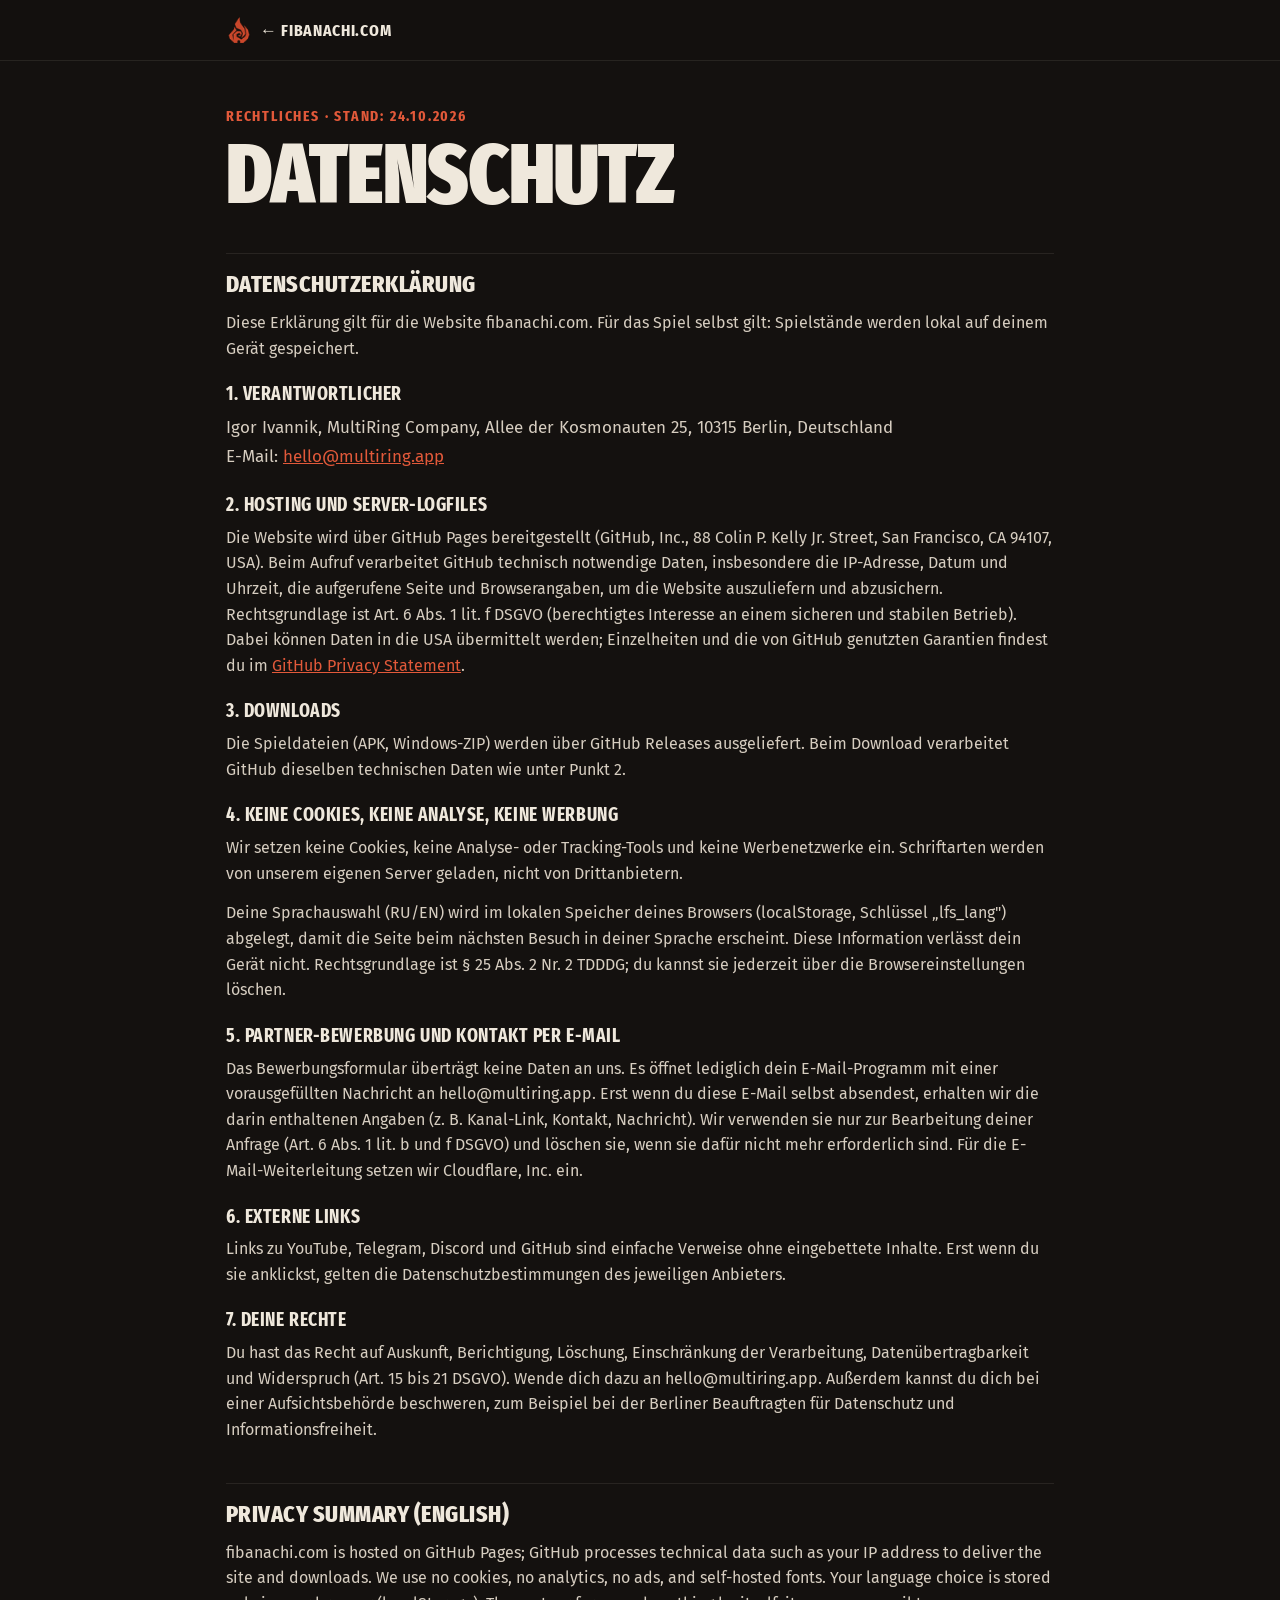
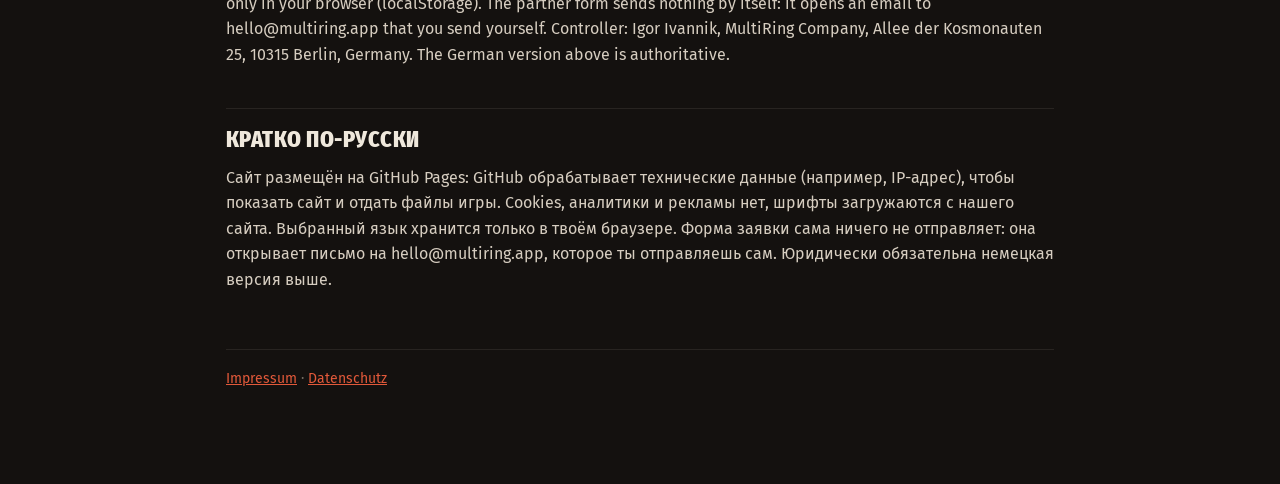
<file: datenschutz.html>
<!doctype html>
<html lang="de">
<head>
<meta charset="utf-8">
<meta name="viewport" content="width=device-width, initial-scale=1, viewport-fit=cover">
<meta name="description" content="Datenschutzerklärung von fibanachi.com / Privacy">
<meta name="theme-color" content="#14110f">
<meta name="robots" content="noindex">
<link rel="icon" type="image/png" sizes="32x32" href="favicon-32.png">
<link rel="apple-touch-icon" href="apple-touch-icon.png">
<title>Datenschutz | Last Fibanachi Survival</title>
<link rel="stylesheet" href="fonts/fonts.css">
<style>
:root{--soot:#14110f;--concrete:#1d1a17;--slab:#26221e;--seam:rgba(236,226,212,.09);--seam-2:rgba(236,226,212,.18);--bone:#efe8dc;--ash:#a39a8e;--dust:#766e64;--rust:#c9472b;--rust-hi:#e2593a;--gas:#8fae5a;--display:"Fira Sans Extra Condensed","Arial Narrow",sans-serif;--body:"Fira Sans","Segoe UI",system-ui,sans-serif;color-scheme:dark}
*{box-sizing:border-box}
body{margin:0;background:var(--soot);color:var(--bone);font:400 17px/1.6 var(--body);-webkit-font-smoothing:antialiased}
a{color:inherit}
.bar{position:sticky;top:0;z-index:5;background:rgba(20,17,15,.92);backdrop-filter:blur(8px);border-bottom:1px solid var(--seam)}
.bar .in{max-width:860px;margin:0 auto;padding:0 16px;height:60px;display:flex;align-items:center;gap:16px}
.back{display:inline-flex;align-items:center;gap:8px;text-decoration:none;font:700 17px/1 var(--display);letter-spacing:.04em;text-transform:uppercase}
.back:hover{color:var(--rust-hi)}
.back img{width:26px;height:26px}
.lang{margin-left:auto;display:inline-flex;border:1px solid var(--seam-2)}
.lang button{font:700 14px/1 var(--display);letter-spacing:.06em;color:#d9d1c5;background:transparent;border:0;padding:0 11px;min-height:36px;cursor:pointer}
.lang button[aria-pressed="true"]{background:var(--bone);color:var(--soot)}
main{max-width:860px;margin:0 auto;padding:48px 16px 80px}
.kicker{font:700 15px/1 var(--display);letter-spacing:.12em;text-transform:uppercase;color:var(--rust-hi)}
h1{font:900 clamp(44px,9vw,84px)/.92 var(--display);text-transform:uppercase;margin:12px 0 18px;letter-spacing:-.01em}
.meta{color:var(--ash);font-size:15px;display:flex;flex-wrap:wrap;gap:6px 18px;margin-bottom:28px}
.meta b{color:var(--bone);font-weight:600}
.dl{display:flex;flex-wrap:wrap;gap:10px;margin:0 0 40px}
.btn{display:inline-flex;align-items:center;gap:10px;min-height:48px;padding:0 20px;font:800 18px/1 var(--display);letter-spacing:.05em;text-transform:uppercase;text-decoration:none;border:1px solid var(--seam-2)}
.btn.rust{background:var(--rust);border-color:var(--rust);color:#fff}
.btn:hover{border-color:var(--rust-hi)}
.btn small{font:500 13px/1 var(--body);opacity:.8;text-transform:none;letter-spacing:0}
h2{font:800 30px/1 var(--display);text-transform:uppercase;letter-spacing:.02em;margin:40px 0 14px;padding-top:18px;border-top:1px solid var(--seam)}
h2.known{color:var(--ash)}
ul{margin:0;padding:0;list-style:none;display:grid;gap:12px}
li{position:relative;padding-left:22px;color:#d6cdc0}
li::before{content:"";position:absolute;left:0;top:.62em;width:9px;height:9px;background:var(--rust)}
h2.known + ul li::before{background:var(--dust)}
li b{color:var(--bone);font-weight:600}
code{font:500 .9em/1 ui-monospace,Consolas,monospace;background:var(--slab);padding:2px 5px}
.foot{margin-top:56px;color:var(--dust);font-size:14px;border-top:1px solid var(--seam);padding-top:18px}
[data-l]{display:none}
html[lang="ru"] [data-l="ru"],html[lang="en"] [data-l="en"]{display:block}
html[lang="ru"] .meta[data-l="ru"],html[lang="en"] .meta[data-l="en"]{display:flex}
html[lang="ru"] span[data-l="ru"],html[lang="en"] span[data-l="en"]{display:inline}
@media (max-width:520px){body{font-size:16px}h2{font-size:26px}}

p{margin:0 0 14px;color:#d6cdc0}
.lead-p{font-size:19px;color:var(--bone)}
table{width:100%;border-collapse:collapse;margin:6px 0 18px;font-size:15px}
th,td{text-align:left;vertical-align:top;padding:10px 10px;border-bottom:1px solid var(--seam)}
th{font:700 14px/1.2 var(--display);letter-spacing:.06em;text-transform:uppercase;color:var(--ash)}
tr.pick td{background:rgba(201,71,43,.12)}
tr.pick td:first-child{color:var(--bone);font-weight:600}
.tw{overflow-x:auto;-webkit-overflow-scrolling:touch}
.tw table{min-width:560px}
ul{margin:0 0 16px}
.ask{margin-top:28px;padding:18px;border:1px solid var(--seam-2);background:var(--concrete)}
.ask p{margin:0}
.ask a{color:var(--rust-hi)}
.cover{margin:0 0 28px;border:1px solid var(--seam)}
.cover img{display:block;width:100%;height:auto;aspect-ratio:16/9;object-fit:cover}
</style>
<style>main h2{font-size:24px}main h3{font:700 19px/1.2 var(--display);text-transform:uppercase;letter-spacing:.03em;margin:22px 0 8px}main p,main li{font-size:16px}main a{color:var(--rust-hi)}address{font-style:normal;color:#d6cdc0;line-height:1.7;margin:0 0 14px}</style>
</head>
<body>
<header class="bar"><div class="in">
  <a class="back" href="./"><img src="favicon-32.png" alt=""><span>← fibanachi.com</span></a>
</div></header>
<main>
  <div class="kicker">Rechtliches · Stand: 24.10.2026</div>
  <h1>Datenschutz</h1>
  <h2>Datenschutzerklärung</h2>
  <p>Diese Erklärung gilt für die Website fibanachi.com. Für das Spiel selbst gilt: Spielstände werden lokal auf deinem Gerät gespeichert.</p>
  <h3>1. Verantwortlicher</h3>
  <address>Igor Ivannik, MultiRing Company, Allee der Kosmonauten 25, 10315 Berlin, Deutschland<br>E-Mail: <a href="mailto:hello@multiring.app">hello@multiring.app</a></address>
  <h3>2. Hosting und Server-Logfiles</h3>
  <p>Die Website wird über GitHub Pages bereitgestellt (GitHub, Inc., 88 Colin P. Kelly Jr. Street, San Francisco, CA 94107, USA). Beim Aufruf verarbeitet GitHub technisch notwendige Daten, insbesondere die IP-Adresse, Datum und Uhrzeit, die aufgerufene Seite und Browserangaben, um die Website auszuliefern und abzusichern. Rechtsgrundlage ist Art. 6 Abs. 1 lit. f DSGVO (berechtigtes Interesse an einem sicheren und stabilen Betrieb). Dabei können Daten in die USA übermittelt werden; Einzelheiten und die von GitHub genutzten Garantien findest du im <a href="https://docs.github.com/de/site-policy/privacy-policies/github-general-privacy-statement" rel="noopener">GitHub Privacy Statement</a>.</p>
  <h3>3. Downloads</h3>
  <p>Die Spieldateien (APK, Windows-ZIP) werden über GitHub Releases ausgeliefert. Beim Download verarbeitet GitHub dieselben technischen Daten wie unter Punkt 2.</p>
  <h3>4. Keine Cookies, keine Analyse, keine Werbung</h3>
  <p>Wir setzen keine Cookies, keine Analyse- oder Tracking-Tools und keine Werbenetzwerke ein. Schriftarten werden von unserem eigenen Server geladen, nicht von Drittanbietern.</p>
  <p>Deine Sprachauswahl (RU/EN) wird im lokalen Speicher deines Browsers (localStorage, Schlüssel „lfs_lang") abgelegt, damit die Seite beim nächsten Besuch in deiner Sprache erscheint. Diese Information verlässt dein Gerät nicht. Rechtsgrundlage ist § 25 Abs. 2 Nr. 2 TDDDG; du kannst sie jederzeit über die Browsereinstellungen löschen.</p>
  <h3>5. Partner-Bewerbung und Kontakt per E-Mail</h3>
  <p>Das Bewerbungsformular überträgt keine Daten an uns. Es öffnet lediglich dein E-Mail-Programm mit einer vorausgefüllten Nachricht an hello@multiring.app. Erst wenn du diese E-Mail selbst absendest, erhalten wir die darin enthaltenen Angaben (z. B. Kanal-Link, Kontakt, Nachricht). Wir verwenden sie nur zur Bearbeitung deiner Anfrage (Art. 6 Abs. 1 lit. b und f DSGVO) und löschen sie, wenn sie dafür nicht mehr erforderlich sind. Für die E-Mail-Weiterleitung setzen wir Cloudflare, Inc. ein.</p>
  <h3>6. Externe Links</h3>
  <p>Links zu YouTube, Telegram, Discord und GitHub sind einfache Verweise ohne eingebettete Inhalte. Erst wenn du sie anklickst, gelten die Datenschutzbestimmungen des jeweiligen Anbieters.</p>
  <h3>7. Deine Rechte</h3>
  <p>Du hast das Recht auf Auskunft, Berichtigung, Löschung, Einschränkung der Verarbeitung, Datenübertragbarkeit und Widerspruch (Art. 15 bis 21 DSGVO). Wende dich dazu an hello@multiring.app. Außerdem kannst du dich bei einer Aufsichtsbehörde beschweren, zum Beispiel bei der Berliner Beauftragten für Datenschutz und Informationsfreiheit.</p>
  <h2>Privacy summary (English)</h2>
  <p>fibanachi.com is hosted on GitHub Pages; GitHub processes technical data such as your IP address to deliver the site and downloads. We use no cookies, no analytics, no ads, and self-hosted fonts. Your language choice is stored only in your browser (localStorage). The partner form sends nothing by itself: it opens an email to hello@multiring.app that you send yourself. Controller: Igor Ivannik, MultiRing Company, Allee der Kosmonauten 25, 10315 Berlin, Germany. The German version above is authoritative.</p>
  <h2>Кратко по-русски</h2>
  <p>Сайт размещён на GitHub Pages: GitHub обрабатывает технические данные (например, IP-адрес), чтобы показать сайт и отдать файлы игры. Cookies, аналитики и рекламы нет, шрифты загружаются с нашего сайта. Выбранный язык хранится только в твоём браузере. Форма заявки сама ничего не отправляет: она открывает письмо на hello@multiring.app, которое ты отправляешь сам. Юридически обязательна немецкая версия выше.</p>
  <p class="foot"><a href="impressum.html">Impressum</a> · <a href="datenschutz.html">Datenschutz</a></p>
</main>
</body>
</html>
</file>
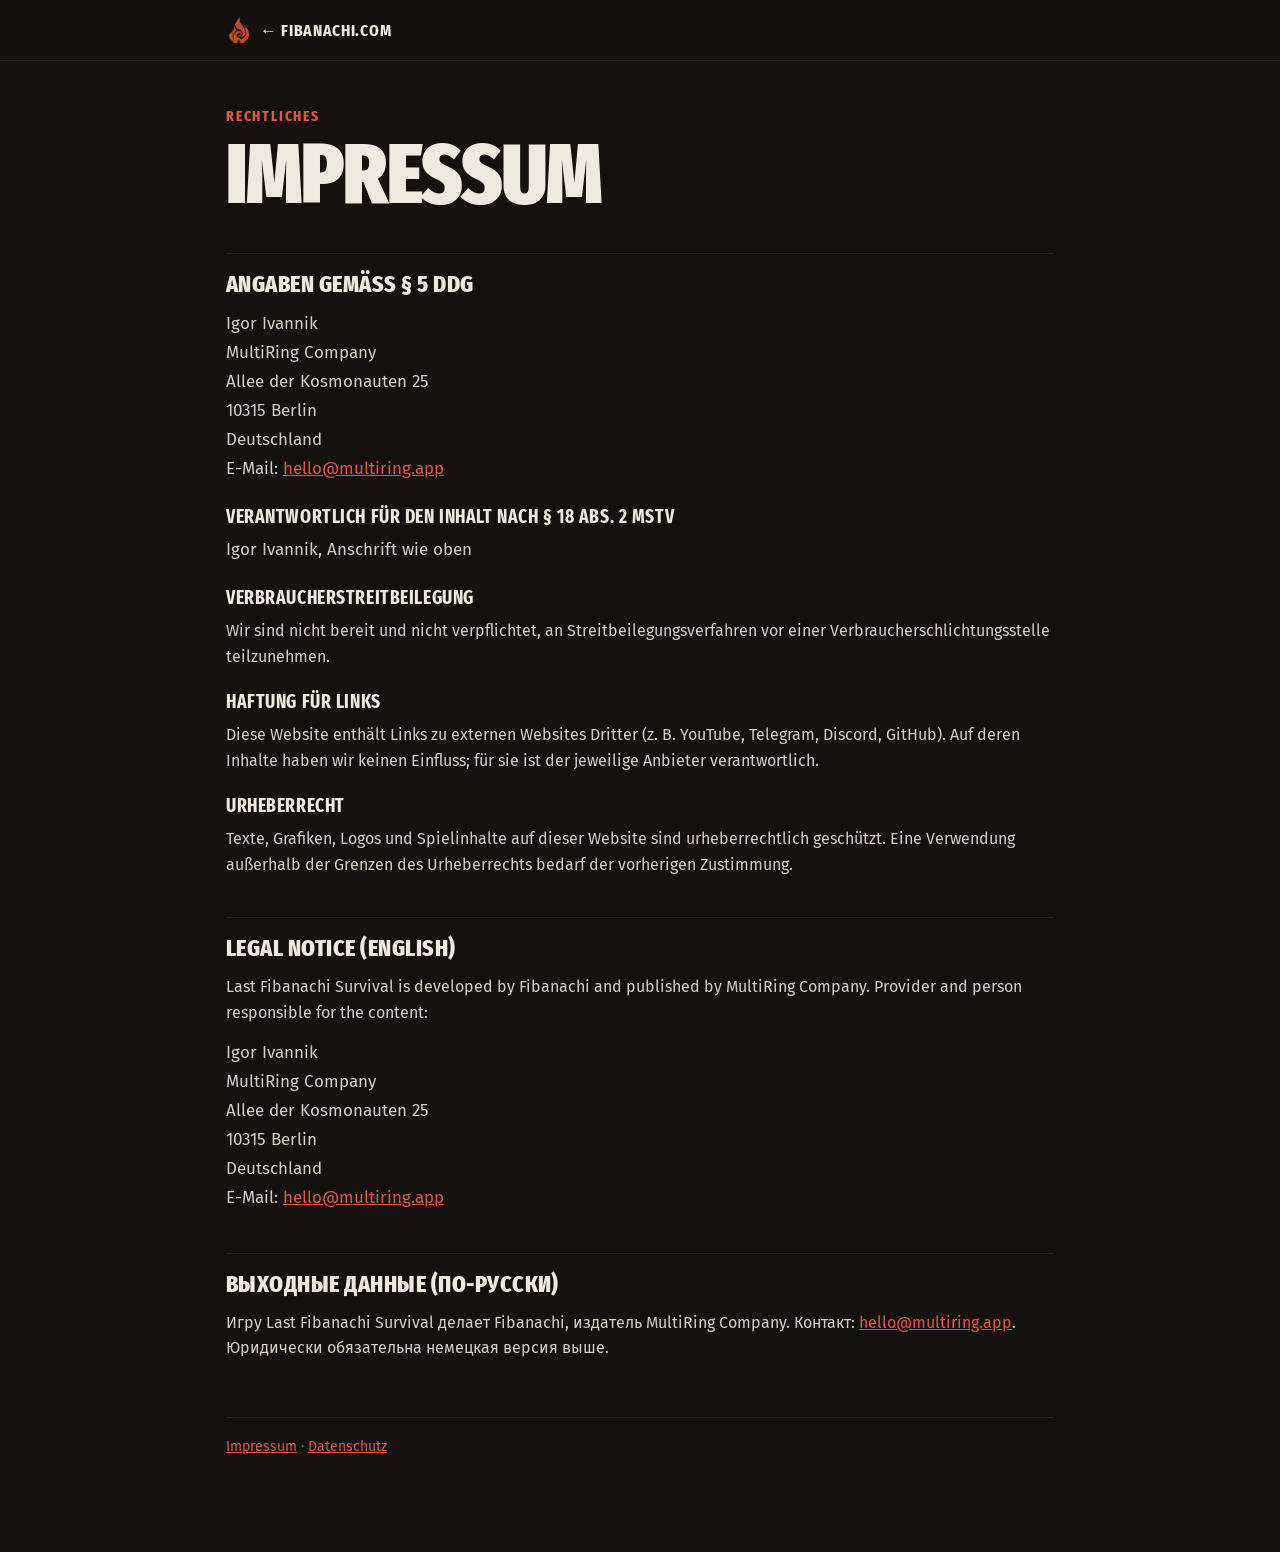
<file: impressum.html>
<!doctype html>
<html lang="de">
<head>
<meta charset="utf-8">
<meta name="viewport" content="width=device-width, initial-scale=1, viewport-fit=cover">
<meta name="description" content="Impressum von fibanachi.com / Legal notice">
<meta name="theme-color" content="#14110f">
<meta name="robots" content="noindex">
<link rel="icon" type="image/png" sizes="32x32" href="favicon-32.png">
<link rel="apple-touch-icon" href="apple-touch-icon.png">
<title>Impressum | Last Fibanachi Survival</title>
<link rel="stylesheet" href="fonts/fonts.css">
<style>
:root{--soot:#14110f;--concrete:#1d1a17;--slab:#26221e;--seam:rgba(236,226,212,.09);--seam-2:rgba(236,226,212,.18);--bone:#efe8dc;--ash:#a39a8e;--dust:#766e64;--rust:#c9472b;--rust-hi:#e2593a;--gas:#8fae5a;--display:"Fira Sans Extra Condensed","Arial Narrow",sans-serif;--body:"Fira Sans","Segoe UI",system-ui,sans-serif;color-scheme:dark}
*{box-sizing:border-box}
body{margin:0;background:var(--soot);color:var(--bone);font:400 17px/1.6 var(--body);-webkit-font-smoothing:antialiased}
a{color:inherit}
.bar{position:sticky;top:0;z-index:5;background:rgba(20,17,15,.92);backdrop-filter:blur(8px);border-bottom:1px solid var(--seam)}
.bar .in{max-width:860px;margin:0 auto;padding:0 16px;height:60px;display:flex;align-items:center;gap:16px}
.back{display:inline-flex;align-items:center;gap:8px;text-decoration:none;font:700 17px/1 var(--display);letter-spacing:.04em;text-transform:uppercase}
.back:hover{color:var(--rust-hi)}
.back img{width:26px;height:26px}
.lang{margin-left:auto;display:inline-flex;border:1px solid var(--seam-2)}
.lang button{font:700 14px/1 var(--display);letter-spacing:.06em;color:#d9d1c5;background:transparent;border:0;padding:0 11px;min-height:36px;cursor:pointer}
.lang button[aria-pressed="true"]{background:var(--bone);color:var(--soot)}
main{max-width:860px;margin:0 auto;padding:48px 16px 80px}
.kicker{font:700 15px/1 var(--display);letter-spacing:.12em;text-transform:uppercase;color:var(--rust-hi)}
h1{font:900 clamp(44px,9vw,84px)/.92 var(--display);text-transform:uppercase;margin:12px 0 18px;letter-spacing:-.01em}
.meta{color:var(--ash);font-size:15px;display:flex;flex-wrap:wrap;gap:6px 18px;margin-bottom:28px}
.meta b{color:var(--bone);font-weight:600}
.dl{display:flex;flex-wrap:wrap;gap:10px;margin:0 0 40px}
.btn{display:inline-flex;align-items:center;gap:10px;min-height:48px;padding:0 20px;font:800 18px/1 var(--display);letter-spacing:.05em;text-transform:uppercase;text-decoration:none;border:1px solid var(--seam-2)}
.btn.rust{background:var(--rust);border-color:var(--rust);color:#fff}
.btn:hover{border-color:var(--rust-hi)}
.btn small{font:500 13px/1 var(--body);opacity:.8;text-transform:none;letter-spacing:0}
h2{font:800 30px/1 var(--display);text-transform:uppercase;letter-spacing:.02em;margin:40px 0 14px;padding-top:18px;border-top:1px solid var(--seam)}
h2.known{color:var(--ash)}
ul{margin:0;padding:0;list-style:none;display:grid;gap:12px}
li{position:relative;padding-left:22px;color:#d6cdc0}
li::before{content:"";position:absolute;left:0;top:.62em;width:9px;height:9px;background:var(--rust)}
h2.known + ul li::before{background:var(--dust)}
li b{color:var(--bone);font-weight:600}
code{font:500 .9em/1 ui-monospace,Consolas,monospace;background:var(--slab);padding:2px 5px}
.foot{margin-top:56px;color:var(--dust);font-size:14px;border-top:1px solid var(--seam);padding-top:18px}
[data-l]{display:none}
html[lang="ru"] [data-l="ru"],html[lang="en"] [data-l="en"]{display:block}
html[lang="ru"] .meta[data-l="ru"],html[lang="en"] .meta[data-l="en"]{display:flex}
html[lang="ru"] span[data-l="ru"],html[lang="en"] span[data-l="en"]{display:inline}
@media (max-width:520px){body{font-size:16px}h2{font-size:26px}}

p{margin:0 0 14px;color:#d6cdc0}
.lead-p{font-size:19px;color:var(--bone)}
table{width:100%;border-collapse:collapse;margin:6px 0 18px;font-size:15px}
th,td{text-align:left;vertical-align:top;padding:10px 10px;border-bottom:1px solid var(--seam)}
th{font:700 14px/1.2 var(--display);letter-spacing:.06em;text-transform:uppercase;color:var(--ash)}
tr.pick td{background:rgba(201,71,43,.12)}
tr.pick td:first-child{color:var(--bone);font-weight:600}
.tw{overflow-x:auto;-webkit-overflow-scrolling:touch}
.tw table{min-width:560px}
ul{margin:0 0 16px}
.ask{margin-top:28px;padding:18px;border:1px solid var(--seam-2);background:var(--concrete)}
.ask p{margin:0}
.ask a{color:var(--rust-hi)}
.cover{margin:0 0 28px;border:1px solid var(--seam)}
.cover img{display:block;width:100%;height:auto;aspect-ratio:16/9;object-fit:cover}
</style>
<style>main h2{font-size:24px}main h3{font:700 19px/1.2 var(--display);text-transform:uppercase;letter-spacing:.03em;margin:22px 0 8px}main p,main li{font-size:16px}main a{color:var(--rust-hi)}address{font-style:normal;color:#d6cdc0;line-height:1.7;margin:0 0 14px}</style>
</head>
<body>
<header class="bar"><div class="in">
  <a class="back" href="./"><img src="favicon-32.png" alt=""><span>← fibanachi.com</span></a>
</div></header>
<main>
  <div class="kicker">Rechtliches</div>
  <h1>Impressum</h1>
  <h2>Angaben gemäß § 5 DDG</h2>
  <address>Igor Ivannik<br>MultiRing Company<br>Allee der Kosmonauten 25<br>10315 Berlin<br>Deutschland<br>E-Mail: <a href="mailto:hello@multiring.app">hello@multiring.app</a></address>
  <h3>Verantwortlich für den Inhalt nach § 18 Abs. 2 MStV</h3>
  <address>Igor Ivannik, Anschrift wie oben</address>
  <h3>Verbraucherstreitbeilegung</h3>
  <p>Wir sind nicht bereit und nicht verpflichtet, an Streitbeilegungsverfahren vor einer Verbraucherschlichtungsstelle teilzunehmen.</p>
  <h3>Haftung für Links</h3>
  <p>Diese Website enthält Links zu externen Websites Dritter (z. B. YouTube, Telegram, Discord, GitHub). Auf deren Inhalte haben wir keinen Einfluss; für sie ist der jeweilige Anbieter verantwortlich.</p>
  <h3>Urheberrecht</h3>
  <p>Texte, Grafiken, Logos und Spielinhalte auf dieser Website sind urheberrechtlich geschützt. Eine Verwendung außerhalb der Grenzen des Urheberrechts bedarf der vorherigen Zustimmung.</p>
  <h2>Legal notice (English)</h2>
  <p>Last Fibanachi Survival is developed by Fibanachi and published by MultiRing Company. Provider and person responsible for the content:</p>
  <address>Igor Ivannik<br>MultiRing Company<br>Allee der Kosmonauten 25<br>10315 Berlin<br>Deutschland<br>E-Mail: <a href="mailto:hello@multiring.app">hello@multiring.app</a></address>
  <h2>Выходные данные (по-русски)</h2>
  <p>Игру Last Fibanachi Survival делает Fibanachi, издатель MultiRing Company. Контакт: <a href="mailto:hello@multiring.app">hello@multiring.app</a>. Юридически обязательна немецкая версия выше.</p>
  <p class="foot"><a href="impressum.html">Impressum</a> · <a href="datenschutz.html">Datenschutz</a></p>
</main>
</body>
</html>
</file>
<file: fonts/fonts.css>
/* Fira Sans + Fira Sans Extra Condensed, self-hosted (SIL OFL 1.1, see OFL.txt) */
@font-face{font-family:'Fira Sans';font-style:normal;font-display:swap;font-weight:400;src:url(fira-sans-cyrillic-400-normal.woff2) format('woff2');unicode-range:U+0301,U+0400-045F,U+0490-0491,U+04B0-04B1,U+2116}
@font-face{font-family:'Fira Sans';font-style:normal;font-display:swap;font-weight:400;src:url(fira-sans-latin-400-normal.woff2) format('woff2');unicode-range:U+0000-00FF,U+0131,U+0152-0153,U+02BB-02BC,U+02C6,U+02DA,U+02DC,U+0304,U+0308,U+0329,U+2000-206F,U+20AC,U+2122,U+2191,U+2193,U+2212,U+2215,U+FEFF,U+FFFD}
@font-face{font-family:'Fira Sans';font-style:normal;font-display:swap;font-weight:500;src:url(fira-sans-cyrillic-500-normal.woff2) format('woff2');unicode-range:U+0301,U+0400-045F,U+0490-0491,U+04B0-04B1,U+2116}
@font-face{font-family:'Fira Sans';font-style:normal;font-display:swap;font-weight:500;src:url(fira-sans-latin-500-normal.woff2) format('woff2');unicode-range:U+0000-00FF,U+0131,U+0152-0153,U+02BB-02BC,U+02C6,U+02DA,U+02DC,U+0304,U+0308,U+0329,U+2000-206F,U+20AC,U+2122,U+2191,U+2193,U+2212,U+2215,U+FEFF,U+FFFD}
@font-face{font-family:'Fira Sans';font-style:normal;font-display:swap;font-weight:600;src:url(fira-sans-cyrillic-600-normal.woff2) format('woff2');unicode-range:U+0301,U+0400-045F,U+0490-0491,U+04B0-04B1,U+2116}
@font-face{font-family:'Fira Sans';font-style:normal;font-display:swap;font-weight:600;src:url(fira-sans-latin-600-normal.woff2) format('woff2');unicode-range:U+0000-00FF,U+0131,U+0152-0153,U+02BB-02BC,U+02C6,U+02DA,U+02DC,U+0304,U+0308,U+0329,U+2000-206F,U+20AC,U+2122,U+2191,U+2193,U+2212,U+2215,U+FEFF,U+FFFD}
@font-face{font-family:'Fira Sans Extra Condensed';font-style:normal;font-display:swap;font-weight:500;src:url(fira-sans-extra-condensed-cyrillic-500-normal.woff2) format('woff2');unicode-range:U+0301,U+0400-045F,U+0490-0491,U+04B0-04B1,U+2116}
@font-face{font-family:'Fira Sans Extra Condensed';font-style:normal;font-display:swap;font-weight:500;src:url(fira-sans-extra-condensed-latin-500-normal.woff2) format('woff2');unicode-range:U+0000-00FF,U+0131,U+0152-0153,U+02BB-02BC,U+02C6,U+02DA,U+02DC,U+0304,U+0308,U+0329,U+2000-206F,U+20AC,U+2122,U+2191,U+2193,U+2212,U+2215,U+FEFF,U+FFFD}
@font-face{font-family:'Fira Sans Extra Condensed';font-style:normal;font-display:swap;font-weight:700;src:url(fira-sans-extra-condensed-cyrillic-700-normal.woff2) format('woff2');unicode-range:U+0301,U+0400-045F,U+0490-0491,U+04B0-04B1,U+2116}
@font-face{font-family:'Fira Sans Extra Condensed';font-style:normal;font-display:swap;font-weight:700;src:url(fira-sans-extra-condensed-latin-700-normal.woff2) format('woff2');unicode-range:U+0000-00FF,U+0131,U+0152-0153,U+02BB-02BC,U+02C6,U+02DA,U+02DC,U+0304,U+0308,U+0329,U+2000-206F,U+20AC,U+2122,U+2191,U+2193,U+2212,U+2215,U+FEFF,U+FFFD}
@font-face{font-family:'Fira Sans Extra Condensed';font-style:normal;font-display:swap;font-weight:800;src:url(fira-sans-extra-condensed-cyrillic-800-normal.woff2) format('woff2');unicode-range:U+0301,U+0400-045F,U+0490-0491,U+04B0-04B1,U+2116}
@font-face{font-family:'Fira Sans Extra Condensed';font-style:normal;font-display:swap;font-weight:800;src:url(fira-sans-extra-condensed-latin-800-normal.woff2) format('woff2');unicode-range:U+0000-00FF,U+0131,U+0152-0153,U+02BB-02BC,U+02C6,U+02DA,U+02DC,U+0304,U+0308,U+0329,U+2000-206F,U+20AC,U+2122,U+2191,U+2193,U+2212,U+2215,U+FEFF,U+FFFD}
@font-face{font-family:'Fira Sans Extra Condensed';font-style:normal;font-display:swap;font-weight:900;src:url(fira-sans-extra-condensed-cyrillic-900-normal.woff2) format('woff2');unicode-range:U+0301,U+0400-045F,U+0490-0491,U+04B0-04B1,U+2116}
@font-face{font-family:'Fira Sans Extra Condensed';font-style:normal;font-display:swap;font-weight:900;src:url(fira-sans-extra-condensed-latin-900-normal.woff2) format('woff2');unicode-range:U+0000-00FF,U+0131,U+0152-0153,U+02BB-02BC,U+02C6,U+02DA,U+02DC,U+0304,U+0308,U+0329,U+2000-206F,U+20AC,U+2122,U+2191,U+2193,U+2212,U+2215,U+FEFF,U+FFFD}
</file>
